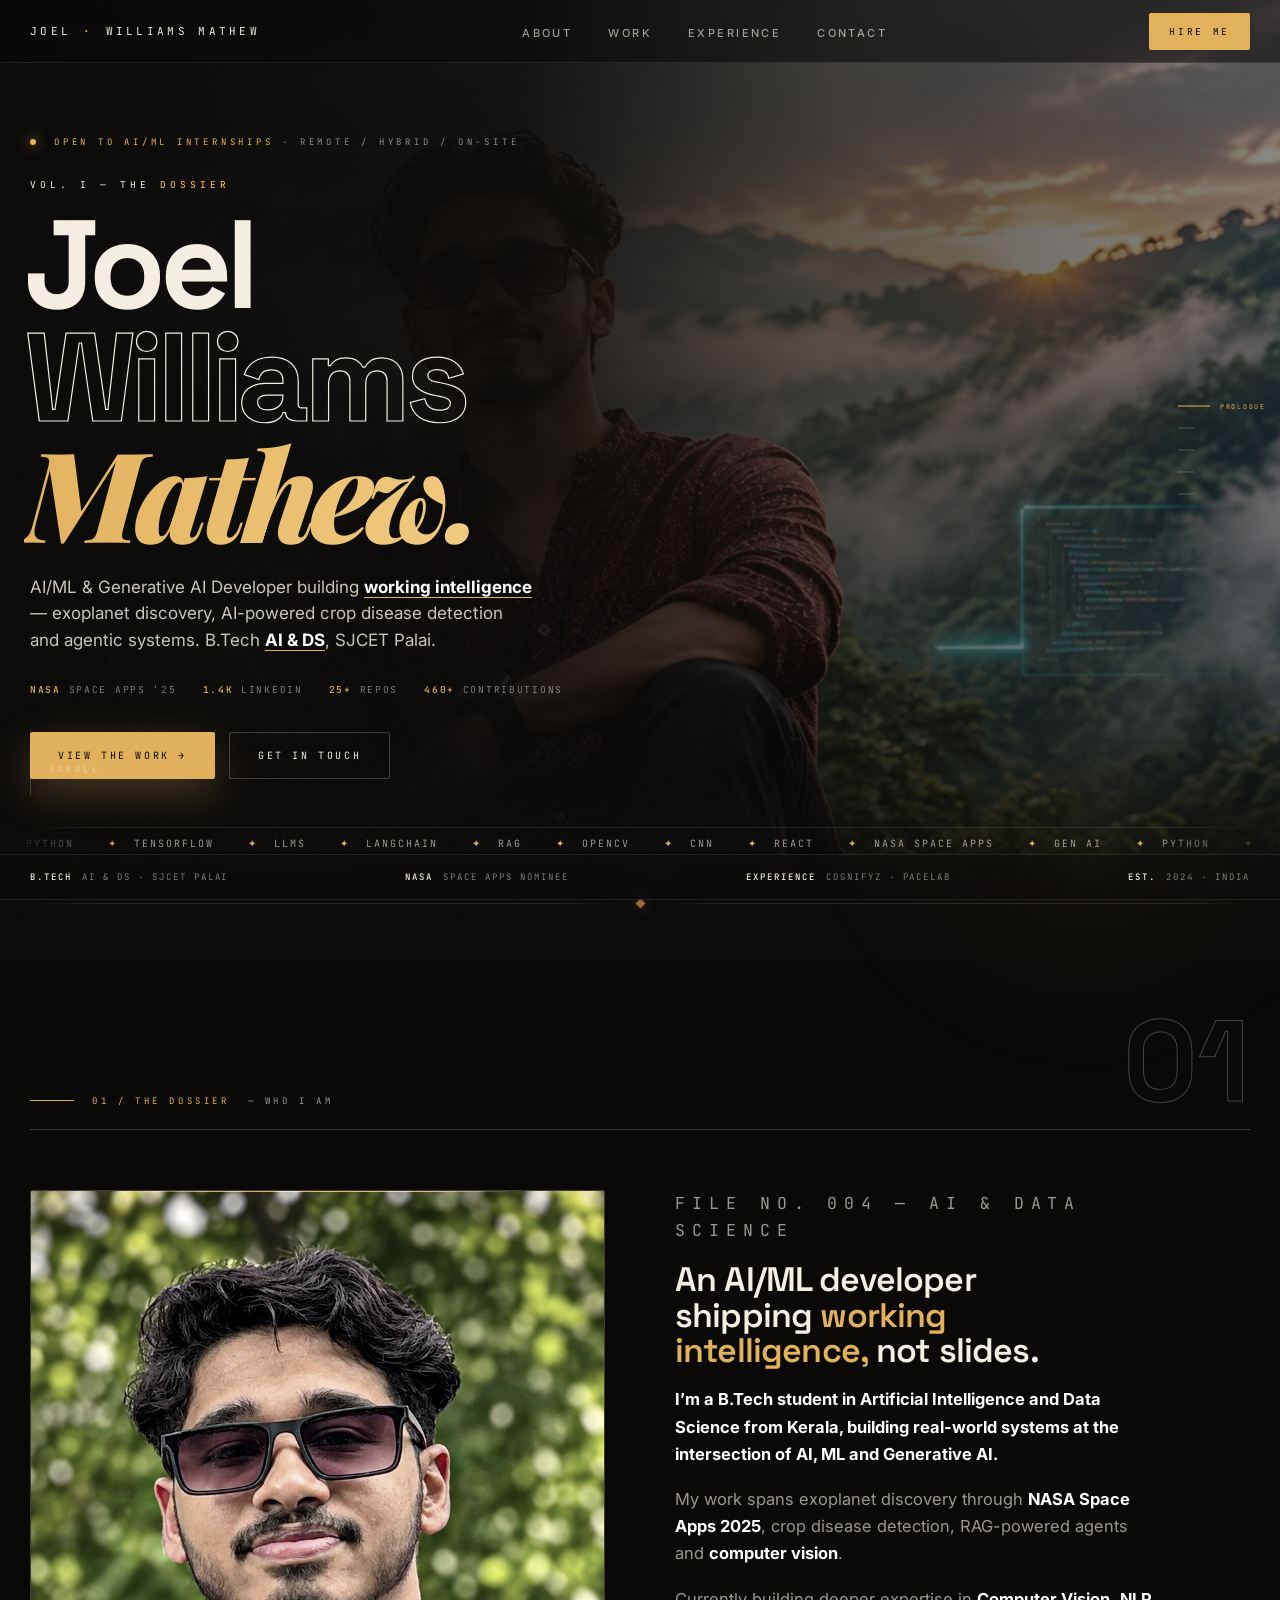
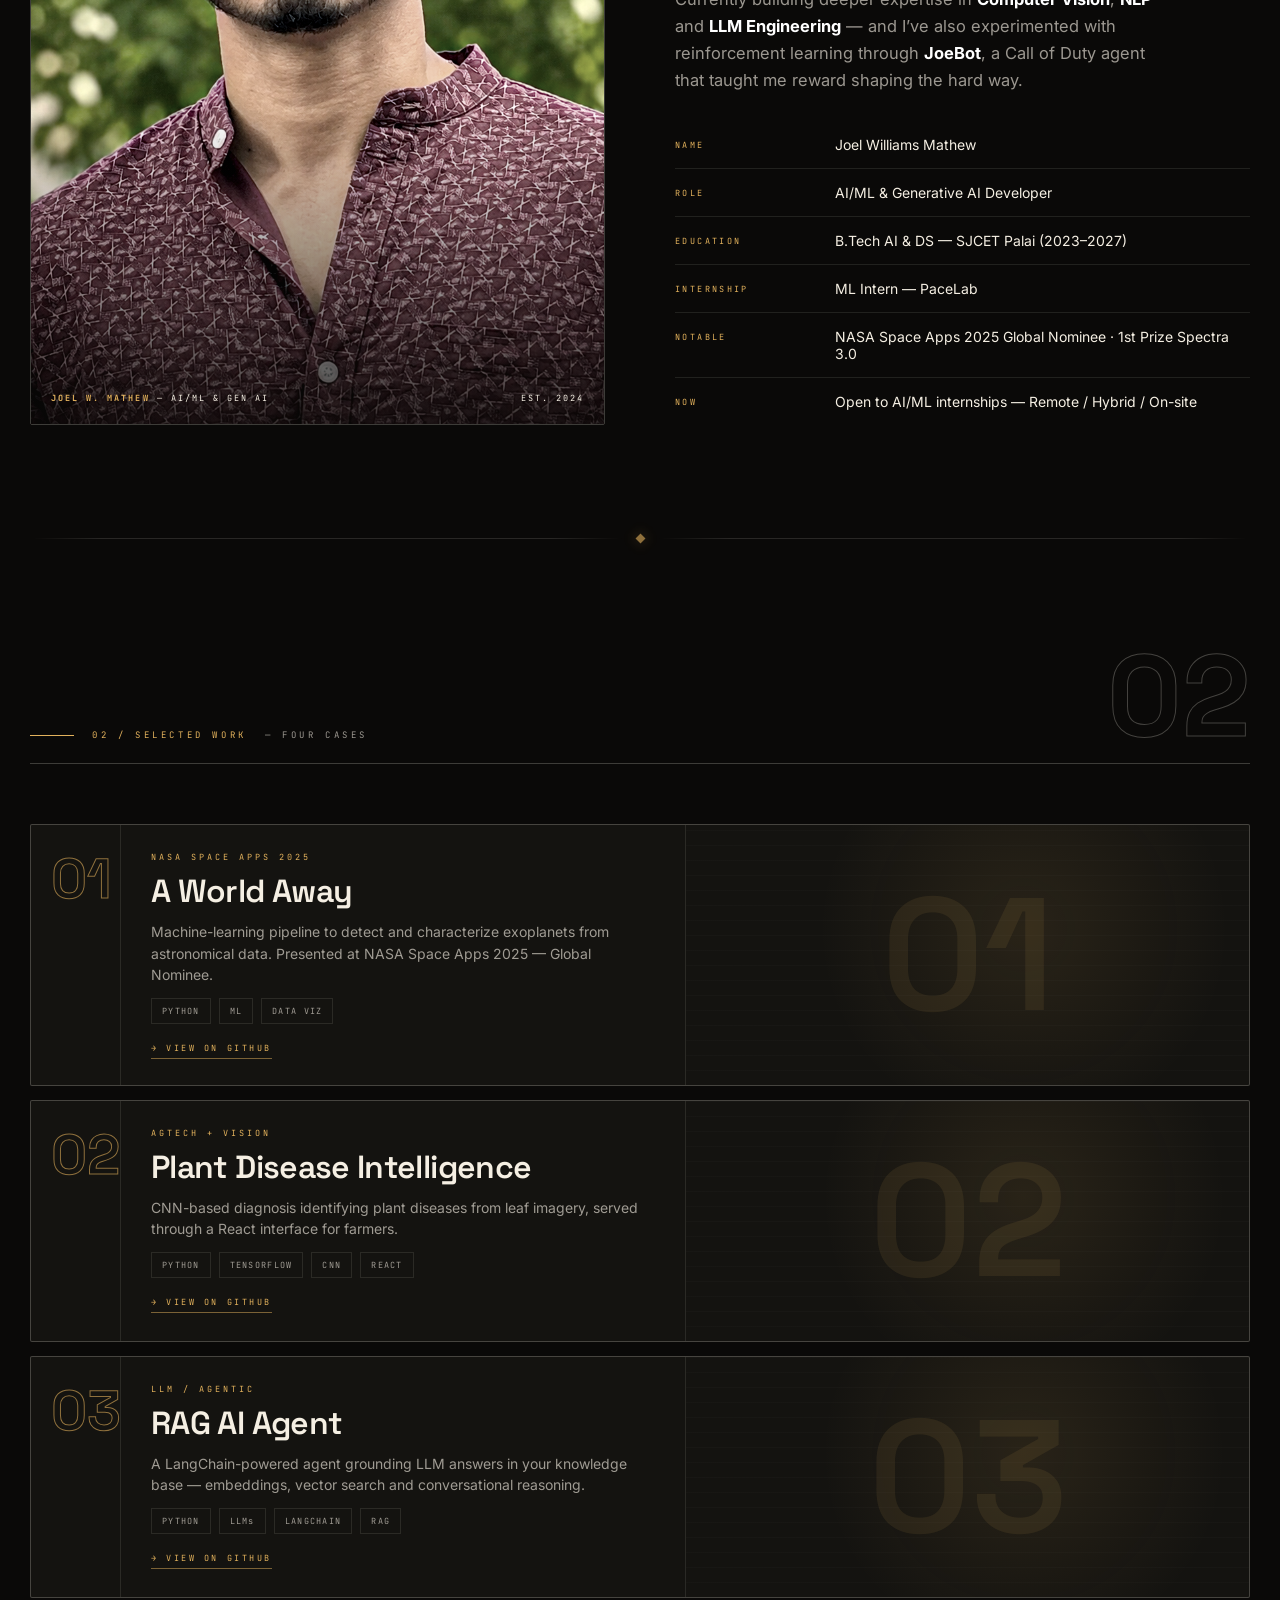
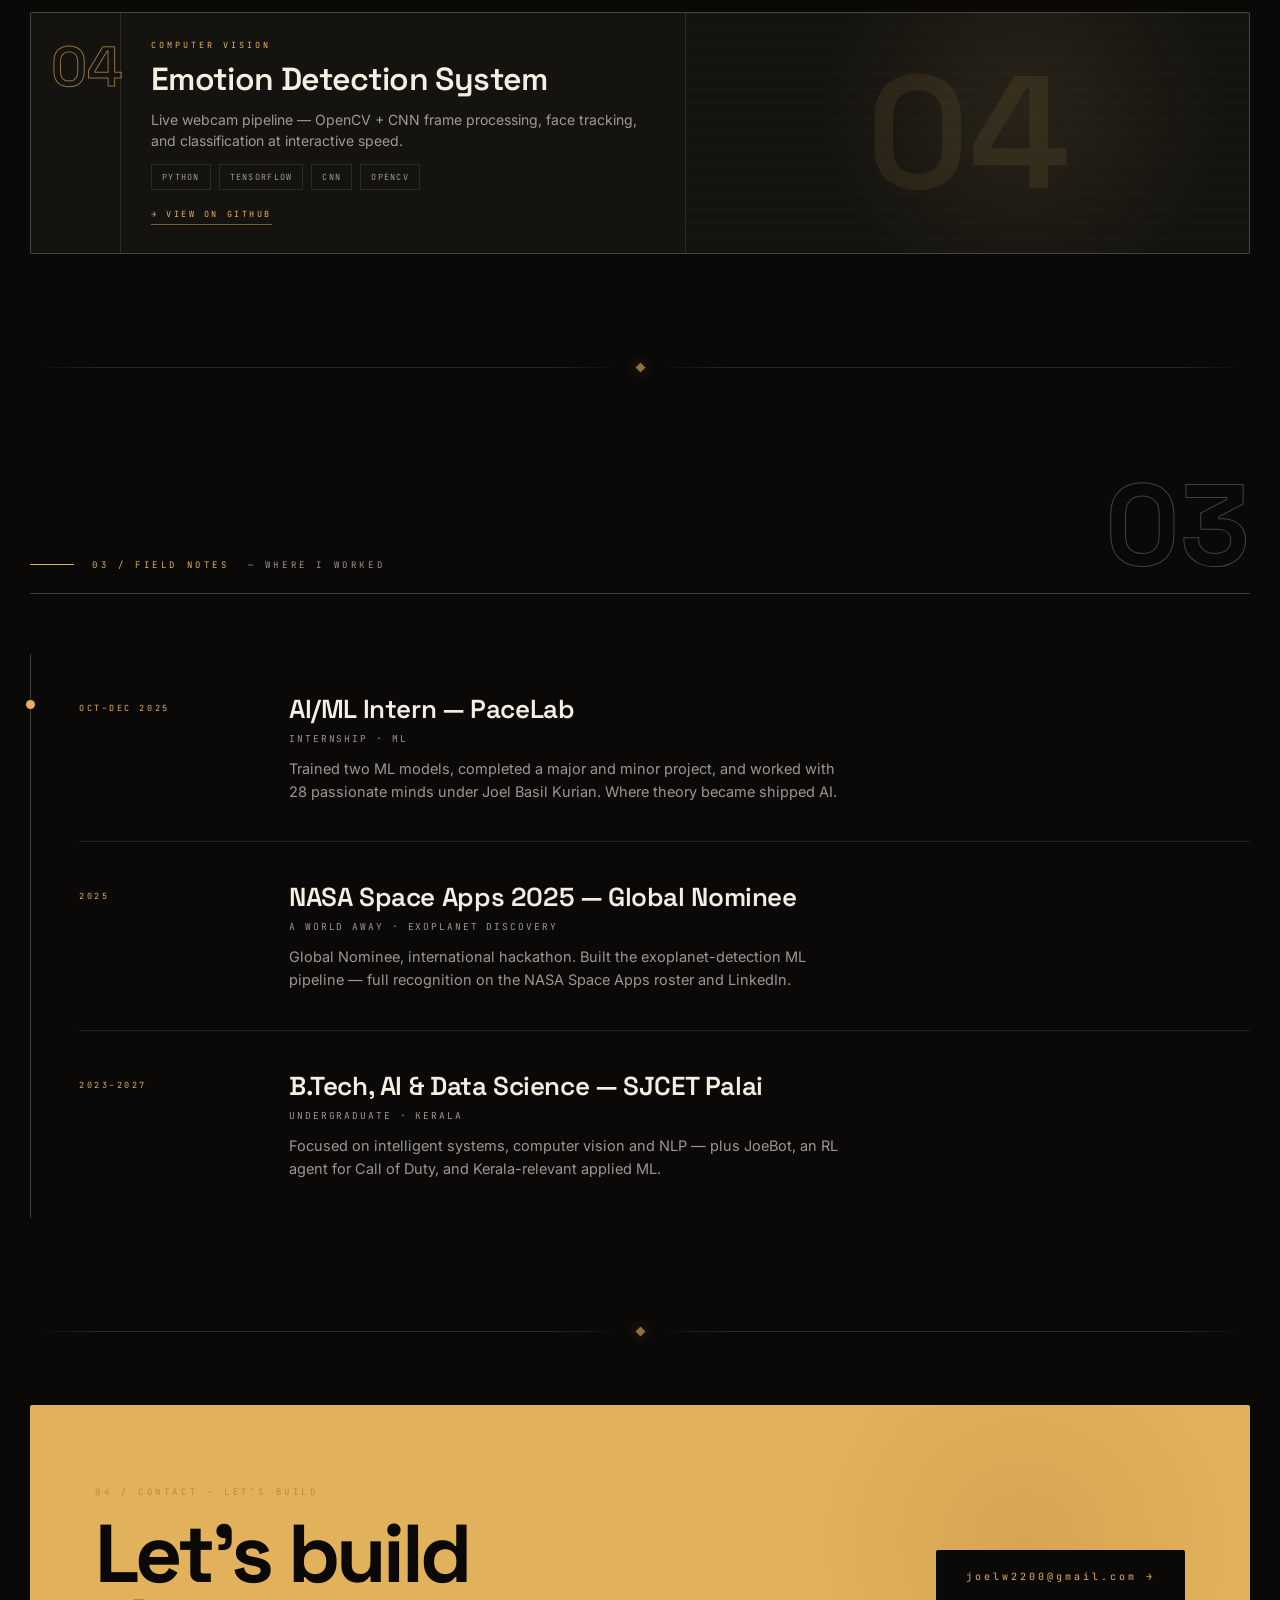
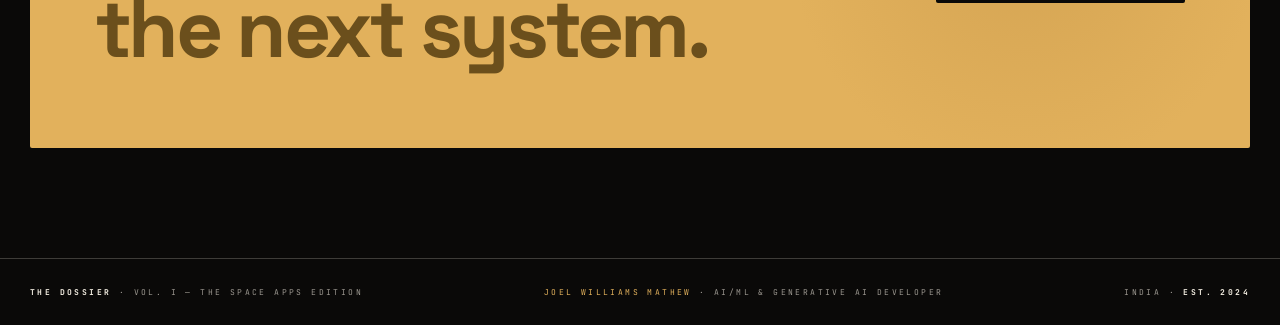
<file: index.html>
<!DOCTYPE html>
<html lang="en" data-theme="dossier">
<head>
<noscript><style>.reveal,.mask{opacity:1 !important;transform:none !important;clip-path:none !important}
/* ===== cinematic film grain overlay ===== */
.grain-fx{position:fixed;inset:-60px;z-index:60;pointer-events:none;opacity:.055;
  background-image:url("data:image/svg+xml;utf8,<svg xmlns='http://www.w3.org/2000/svg' width='220' height='220'><filter id='n'><feTurbulence type='fractalNoise' baseFrequency='0.9' numOctaves='2' stitchTiles='stitch'/></filter><rect width='100%25' height='100%25' filter='url(%23n)' opacity='0.5'/></svg>");
  background-size:220px 220px;animation:grainFx 1.3s steps(4) infinite}
@keyframes grainFx{0%{transform:translate(0,0)}33%{transform:translate(-14px,8px)}66%{transform:translate(11px,-10px)}100%{transform:translate(0,0)}}
/* ===== Professional polish: portrait scan + section title draw + link nudge ===== */
.portrait-frame{position:relative}
.frame-scan{position:absolute;left:0;right:0;height:1.6px;background:linear-gradient(90deg,transparent,rgba(226,177,92,0),rgba(226,177,92,.9) 30%,rgba(226,177,92,.95) 50%,rgba(226,177,92,.9) 70%,rgba(226,177,92,0),transparent);z-index:3;pointer-events:none;animation:scanSweep 4.8s cubic-bezier(.3,.6,.3,1) infinite;mix-blend-mode:screen;box-shadow:0 0 18px rgba(226,177,92,.5)}
@keyframes scanSweep{0%{top:-8%;opacity:0}10%{opacity:1}46%{top:108%;opacity:1}50%{opacity:0}100%{top:108%;opacity:0}}

h2.sec-title{position:relative;display:inline-block;padding-bottom:18px}
h2.sec-title::after{content:"";position:absolute;left:0;bottom:0;width:0;height:1px;background:linear-gradient(90deg,var(--amber),var(--amber-deep));animation:titleUnderline 1.4s .3s cubic-bezier(.2,.9,.2,1) forwards}
@keyframes titleUnderline{to{width:62%}}

.case-link{transition:color .35s,letter-spacing .35s,gap .35s}
.case-link:hover{color:#E9C177;letter-spacing:.34em;gap:14px}
.case-link span{transition:transform .35s}
.case-link:hover span{transform:translateX(5px)}

.contact-panel a.contact-cta{transition:transform .4s,box-shadow .4s,background .4s}
.contact-panel a.contact-cta:hover{transform:translateY(-2px);box-shadow:0 22px 60px rgba(10,9,8,.45);background:#1a1612}

/* ===== SCROLL REVEAL + precision polish ===== */
.rx{opacity:1;transform:none;filter:none}
html.reveal-ready .rx{opacity:0;transform:translateY(38px);filter:blur(9px);transition:opacity .9s cubic-bezier(.2,.8,.2,1),transform .9s cubic-bezier(.2,.8,.2,1),filter .9s cubic-bezier(.2,.8,.2,1)}
html.reveal-ready .rx.rx-in{opacity:1;transform:none;filter:none}

/* shimmer on amber surname (constant) */
.name .s3{background:linear-gradient(110deg,#E2B15C 0%,#F6D38A 25%,#FB923C 50%,#E2B15C 100%);background-size:200% auto;-webkit-background-clip:text;background-clip:text;color:transparent;animation:ember 6s linear infinite}
@keyframes ember{0%{background-position:-200% center}100%{background-position:200% center}}

/* case hover: deeper depth + number fills amber */
.case{transition:transform .4s cubic-bezier(.2,.9,.2,1),border-color .4s,box-shadow .4s}
.case:hover .case-num{color:var(--amber);-webkit-text-stroke:0}
.case:hover{box-shadow:0 24px 70px rgba(226,177,92,.12);border-color:rgba(226,177,92,.45)}
.case-side span{transition:transform .6s cubic-bezier(.2,.8,.2,1)}
.case:hover .case-side span{transform:scale(1.18)}

/* ambient pulse CTA */
.btn.amber{animation:ctaPulse 3.6s ease-in-out infinite}
@keyframes ctaPulse{0%,100%{box-shadow:0 14px 44px rgba(226,177,92,.28)}50%{box-shadow:0 14px 62px rgba(226,177,92,.44)}}

/* ===== MOUSE-GLOW + HAIRLINE DIVIDERS ===== */
.hero{--mx:62%;--my:26%}
.hero-scrim{background:linear-gradient(95deg,var(--ink) 0%,rgba(10,9,8,.92) 38%,rgba(10,9,8,.45) 62%,rgba(10,9,8,.05) 100%),linear-gradient(0deg,var(--ink) 0%,transparent 28%),radial-gradient(900px 900px at var(--mx) var(--my),rgba(226,177,92,.18),transparent 60%)}
.sec-rule{display:flex;align-items:center;gap:14px;max-width:1360px;margin:0 auto;padding:0 30px;opacity:.62}
.sec-rule::before,.sec-rule::after{content:"";flex:1;height:1px;background:linear-gradient(90deg,transparent,var(--line2) 12%,var(--line2) 88%,transparent)}
.sec-rule span{width:7px;height:7px;background:var(--amber);transform:rotate(45deg);box-shadow:0 0 14px rgba(226,177,92,.6);animation:rulePulse 3s ease-in-out infinite}
@keyframes rulePulse{0%,100%{box-shadow:0 0 10px rgba(226,177,92,.5)}50%{box-shadow:0 0 22px rgba(226,177,92,.85)}}

/* ===== compat layer: preloader / stars / progress / marquee / chapters ===== */
#preloader{position:fixed;inset:0;background:var(--ink);z-index:2000;display:grid;place-items:center;transition:opacity .6s,visibility .6s}
.pre-bar{width:min(280px,70vw);height:2px;background:rgba(245,239,227,.08);margin-top:18px;overflow:hidden}
.pre-bar i{display:block;height:100%;width:30%;background:var(--amber);transition:width .4s}
.pre-logo{font-family:var(--mono);font-size:22px;letter-spacing:.28em;color:var(--paper)}
.pre-logo span{color:var(--amber)}
.pre-text{font-family:var(--mono);font-size:9px;letter-spacing:.3em;color:var(--dim);margin-top:9px}
#stars{position:fixed;inset:0;width:100%;height:100%;z-index:-1;opacity:.6;pointer-events:none}
.progress{position:fixed;top:0;left:0;height:2px;width:0;background:linear-gradient(90deg,transparent,var(--amber) 40%,var(--amber));z-index:1000;box-shadow:0 0 14px rgba(226,177,92,.6)}
.marquee{border-top:1px solid var(--line);border-bottom:1px solid var(--line);overflow:hidden;white-space:nowrap;mask-image:linear-gradient(90deg,transparent,#000 10%,#000 90%,transparent);margin:18px 0 0}
.marquee-track{display:flex;gap:34px;width:max-content;animation:tick 24s linear infinite;font-family:var(--mono);font-size:10px;letter-spacing:.2em;color:var(--dim);padding:9px 0}
.marquee-track b{color:var(--amber);margin-right:8px;font-weight:500}
.chapters{position:fixed;right:14px;top:50%;transform:translateY(-50%);z-index:80;display:flex;flex-direction:column;gap:13px}
.chap{display:flex;align-items:center;gap:10px;text-decoration:none;color:rgba(245,239,227,.3);font-family:var(--mono);font-size:8px;letter-spacing:.22em}
.chap i{display:block;width:16px;height:1px;background:rgba(245,239,227,.26);transition:width .35s,background .35s}
.chap small{display:inline-block;max-width:0;overflow:hidden;white-space:nowrap;color:rgba(245,239,227,.66);opacity:0;transition:all .4s}
.chap:hover i,.chap.on i{width:32px;background:var(--amber)}
.chap:hover small,.chap.on small{max-width:200px;opacity:1;color:var(--amber)}
.chap.on{color:var(--amber)}
@media(max-width:1150px){.chapters{display:none}}
</style></noscript>
<meta charset="UTF-8" />
<meta name="viewport" content="width=device-width, initial-scale=1.0" />
<title>Joel Williams Mathew — AI/ML &amp; Generative AI Developer | NASA Space Apps 2025 Nominee</title>
<meta name="description" content="Joel Williams Mathew — AI/ML &amp; Generative AI Developer. B.Tech AI &amp; DS at SJCET Palai. NASA Space Apps 2025 Global Nominee. Open to AI/ML internships — remote / hybrid / on-site." />
<link rel="icon" href="assets/favicon.png?v=2" type="image/png">
<meta name="theme-color" content="#0A0908">
<meta property="og:type" content="website">
<meta property="og:title" content="Joel Williams Mathew — AI/ML &amp; Generative AI Developer | SJCET Palai">
<meta property="og:description" content="AI/ML &amp; Generative AI Developer building working intelligence — exoplanet discovery, AI-powered crop disease detection, RAG agents. NASA Space Apps 2025 Global Nominee. B.Tech AI &amp; DS, SJCET Palai. Open to AI/ML internships.">
<meta property="og:image" content="assets/joel-profile.jpg?v=5">
<meta property="og:url" content="https://joel-williams-mathew.github.io/Portfolio_Website/">
<meta name="twitter:card" content="summary_large_image">
<meta name="twitter:title" content="Joel Williams Mathew — AI/ML &amp; Generative AI Developer">
<meta name="twitter:description" content="AI/ML &amp; Generative AI Developer building working intelligence — NASA Space Apps 2025 Global Nominee. B.Tech AI &amp; DS, SJCET Palai.">
<meta name="twitter:image" content="assets/joel-profile.jpg?v=5">
<link rel="preconnect" href="https://fonts.googleapis.com">
<link rel="preconnect" href="https://fonts.gstatic.com" crossorigin>
<link href="https://fonts.googleapis.com/css2?family=Space+Grotesk:wght@400;500;600;700&family=Inter:wght@400;500;600;800&family=JetBrains+Mono:wght@400;500;600&family=Playfair+Display:ital,wght@0,700;0,900;1,600;1,900&display=swap" rel="stylesheet">
<style>
:root{
  --ink:#0A0908;
  --panel:#141310;
  --panel2:#1A1815;
  --line:rgba(245,239,227,.10);
  --line2:rgba(245,239,227,.22);
  --paper:#F5EFE3;
  --dim:rgba(245,239,227,.62);
  --amber:#E2B15C;
  --amber-deep:#B8893F;
  --amber-soft:rgba(226,177,92,.13);
  --mono:'JetBrains Mono',monospace;
  --sans:'Inter',system-ui,sans-serif;
  --disp:'Space Grotesk',system-ui,sans-serif;
  --serif:'Playfair Display',Georgia,serif;
}
*{margin:0;padding:0;box-sizing:border-box}
html{background:var(--ink);color-scheme:dark;scroll-behavior:smooth}
body{background:var(--ink);color:var(--paper);font-family:var(--sans);-webkit-font-smoothing:antialiased;overflow-x:hidden}
::selection{background:var(--amber);color:var(--ink)}

/* ambient */
body::before{content:"";position:fixed;top:-25vh;left:20vw;width:80vmax;height:80vmax;background:radial-gradient(circle,rgba(226,177,92,.06),transparent 55%);z-index:0;pointer-events:none}
body::after{content:"";position:fixed;bottom:-30vh;right:-15vw;width:60vmax;height:60vmax;background:radial-gradient(circle,rgba(226,177,92,.045),transparent 55%);z-index:0;pointer-events:none}

/* skip link */
.skip{position:absolute;top:-40px;left:10px;background:var(--amber);color:var(--ink);text-decoration:none;font-family:var(--mono);font-size:11px;letter-spacing:.2em;padding:10px 14px;z-index:999}
.skip:focus{top:10px}

/* ============ NAV ============ */
.nav{position:fixed;top:0;left:0;right:0;z-index:60;backdrop-filter:blur(14px);background:rgba(10,9,8,.55);border-bottom:1px solid var(--line)}
.nav-inner{max-width:1360px;margin:0 auto;height:62px;display:flex;align-items:center;justify-content:space-between;padding:0 30px}
.brand{font-family:var(--mono);font-size:11px;letter-spacing:.3em;color:var(--paper);text-decoration:none;display:flex;align-items:center;gap:12px}
.brand i{display:block;width:7px;height:7px;border-radius:50%;background:var(--amber);box-shadow:0 0 12px var(--amber);animation:pulse 2s infinite}
@keyframes pulse{0%,100%{opacity:1;transform:scale(1)}50%{opacity:.4;transform:scale(.7)}}
.brand b{color:var(--amber);font-weight:600}
.nav-links{display:flex;gap:0;list-style:none}
.nav-links a{position:relative;color:var(--dim);text-decoration:none;font-size:11px;font-weight:500;letter-spacing:.22em;text-transform:uppercase;padding:8px 18px;transition:color .25s}
.nav-links a::after{content:"";position:absolute;left:18px;right:18px;bottom:2px;height:1.5px;background:var(--amber);transform:scaleX(0);transform-origin:left;transition:transform .35s cubic-bezier(.2,.9,.2,1)}
.nav-links a:hover{color:var(--paper)}
.nav-links a:hover::after{transform:scaleX(1)}
.nav-cta{font-family:var(--mono);font-size:9.5px;letter-spacing:.28em;color:var(--ink);background:var(--amber);text-decoration:none;padding:12px 20px;border-radius:2px;white-space:nowrap;transition:background .3s,transform .3s}
.nav-cta:hover{background:#E9C177;transform:translateY(-1px)}
.nav-cta.ghost{background:transparent;color:var(--paper);border:1px solid var(--line2)}

/* ============ HERO ============ */
.hero{position:relative;min-height:100vh;display:flex;flex-direction:column;justify-content:center;overflow:hidden}
.hero-bg{position:absolute;inset:0}
.hero-bg img{width:100%;height:100%;object-fit:cover;object-position:62% 20%;filter:grayscale(.35) contrast(1.05) brightness(.62);opacity:.95;animation:kenburns 22s ease-in-out infinite alternate}
@keyframes kenburns{0%{transform:scale(1.02) translate(0,0)}50%{transform:scale(1.08) translate(-2%,-3%)}100%{transform:scale(1.04) translate(2%,2%)}}
.hero-scrim{position:absolute;inset:0;background:linear-gradient(95deg,var(--ink) 0%,rgba(10,9,8,.92) 38%,rgba(10,9,8,.45) 62%,rgba(10,9,8,.05) 100%),linear-gradient(0deg,var(--ink) 0%,transparent 28%)}
.hero-inner{position:relative;z-index:2;max-width:1360px;margin:0 auto;width:100%;padding:96px 30px 30px}
.eyebrow{display:flex;align-items:center;gap:18px;font-family:var(--mono);font-size:9px;letter-spacing:.42em;color:var(--amber);margin-bottom:30px}
.eyebrow .dot{width:6px;height:6px;border-radius:50%;background:var(--amber);box-shadow:0 0 13px var(--amber);animation:pulse 2s infinite}
.eyebrow span span{color:rgba(245,239,227,.55)}
.eyebrow em{font-style:normal;color:rgba(245,239,227,.55)}
.vol-kicker{font-family:var(--mono);font-size:9.5px;letter-spacing:.42em;color:var(--paper);text-transform:uppercase;margin-bottom:18px}
.vol-kicker b{color:var(--amber);font-weight:500}
.vol-kicker .k-label{font-family:var(--mono);font-size:9px;letter-spacing:.4em;color:var(--amber);display:flex;align-items:center;gap:14px;margin-bottom:14px}
.name{font-family:var(--disp);font-weight:700;font-size:clamp(58px,9.8vw,128px);line-height:.9;letter-spacing:-.05em;margin-left:-0.05em}
.name .l{display:block}
.name .s1{color:#F5EFE3}
.name .s2{color:transparent;-webkit-text-stroke:1.2px #F5EFE3}
.name .s3{color:var(--amber);font-style:italic;font-family:var(--serif);font-weight:900}
.name .s3 i{font-style:italic}
/* reveal */
.reveal{opacity:0;transform:translateY(38px);filter:blur(10px);animation:rise .9s cubic-bezier(.2,.9,.25,1) forwards}
.reveal.d1{animation-delay:.08s}.reveal.d2{animation-delay:.18s}.reveal.d3{animation-delay:.28s}.reveal.d4{animation-delay:.38s}.reveal.d5{animation-delay:.5s}
@keyframes rise{to{opacity:1;transform:none;filter:none}}
.role{margin-top:26px;max-width:46ch;color:rgba(245,239,227,.82);font-size:17px;line-height:1.55}
.role strong{color:#fff;border-bottom:1px solid var(--amber)}
.meta-row{display:flex;align-items:center;gap:26px;margin-top:30px;flex-wrap:wrap;font-family:var(--mono);font-size:9.5px;letter-spacing:.18em;color:rgba(245,239,227,.5)}
.meta-row b{color:var(--amber);font-weight:500}
.cta-row{display:flex;gap:14px;margin-top:36px;flex-wrap:wrap}
.btn{text-decoration:none;font-family:var(--mono);font-size:10px;letter-spacing:.26em;padding:16px 28px;border-radius:2px;display:inline-flex;align-items:center;gap:12px;transition:all .3s;text-transform:uppercase}
.btn.amber{background:var(--amber);color:var(--ink);box-shadow:0 14px 44px rgba(226,177,92,.28)}
.btn.amber:hover{transform:translateY(-2px);background:#E9C177;box-shadow:0 18px 56px rgba(226,177,92,.34)}
.btn.ghost{border:1px solid var(--line2);color:var(--paper)}
.btn.ghost:hover{border-color:var(--amber);color:var(--amber)}
.scroll{position:absolute;bottom:104px;left:30px;z-index:3;display:flex;align-items:center;gap:18px}
.scroll-line{position:relative;width:1px;height:54px;background:rgba(245,239,227,.18);overflow:hidden}
.scroll-line::after{content:"";position:absolute;top:-12px;left:-1px;width:3px;height:14px;background:var(--amber);box-shadow:0 0 8px var(--amber);animation:drop 2.2s cubic-bezier(.4,0,.2,1) infinite}
@keyframes drop{0%{top:-14px;opacity:0}25%{opacity:1}100%{top:120%;opacity:0}}
.scroll-txt{font-family:var(--mono);font-size:8.5px;letter-spacing:.42em;color:rgba(245,239,227,.55)}

/* hero strip (trusted creds) */
.strip{position:absolute;bottom:0;left:0;right:0;z-index:3;border-top:1px solid var(--line);border-bottom:1px solid var(--line);background:rgba(10,9,8,.4);backdrop-filter:blur(8px)}
.strip-inner{max-width:1360px;margin:0 auto;display:flex;justify-content:space-between;padding:16px 30px;font-family:var(--mono);font-size:9px;letter-spacing:.22em;color:rgba(245,239,227,.5);flex-wrap:wrap;gap:14px}
.strip-inner span{display:flex;align-items:baseline;gap:10px}
.strip-inner b{color:#F5EFE3;font-weight:500}

/* ============ SECTIONS ============ */
section{padding:110px 30px;position:relative}
.wrap{max-width:1360px;margin:0 auto;position:relative}
.kicker{display:flex;justify-content:space-between;align-items:end;gap:30px;border-bottom:1px solid var(--line2);padding-bottom:22px;margin-bottom:60px}
.kicker .k-label{display:flex;align-items:center;gap:18px;font-family:var(--mono);font-size:9px;letter-spacing:.4em;color:var(--amber)}
.kicker .k-label::before{content:"";width:44px;height:1px;background:var(--amber)}
h2.sec-title{font-family:var(--disp);font-weight:700;font-size:clamp(40px,5.4vw,72px);line-height:.98;letter-spacing:-.04em;max-width:18ch}
h2.sec-title em{color:transparent;-webkit-text-stroke:1px var(--amber)}
h2.sec-title i{color:var(--amber);font-style:normal}
.kicker .k-num{font-family:var(--disp);font-weight:700;font-size:clamp(72px,9vw,120px);line-height:.78;color:transparent;-webkit-text-stroke:1px rgba(245,239,227,.25)}

/* ============ ABOUT ============ */
.about-grid{display:grid;grid-template-columns:1fr 1fr;gap:70px;align-items:stretch}
.portrait-frame{position:relative;overflow:hidden;border:1px solid var(--line2);border-radius:2px;min-height:480px}
.portrait-frame img{width:100%;height:100%;object-fit:cover;object-position:center 12%;filter:grayscale(.5) contrast(1.08)}
.portrait-frame::after{content:"";position:absolute;inset:0;background:linear-gradient(180deg,transparent 62%,rgba(10,9,8,.78) 100%)}
.portrait-cap{position:absolute;bottom:20px;left:20px;right:20px;z-index:1;display:flex;justify-content:space-between;align-items:end;font-family:var(--mono);color:#F5EFE3;font-size:8.5px;letter-spacing:.24em}
.portrait-cap b{color:var(--amber)}
.about-copy{display:flex;flex-direction:column;gap:18px}
.about-kick{font-family:var(--mono);font-size:9px;letter-spacing:.42em;color:var(--amber)}
.about-copy h3{font-family:var(--disp);font-weight:600;font-size:34px;line-height:1.04;letter-spacing:-.025em;max-width:20ch}
.about-copy h3 em{color:var(--amber);font-style:normal}
.about-copy p{font-size:16.5px;line-height:1.65;color:var(--dim);max-width:48ch}
.about-copy p strong{color:#fff}
.about-facts{display:flex;flex-direction:column;margin-top:8px}
.fact{display:grid;grid-template-columns:160px 1fr;border-bottom:1px solid var(--line);padding:15px 0}
.fact:last-child{border-bottom:0}
.fact dt{font-family:var(--mono);font-size:8.5px;letter-spacing:.28em;color:var(--amber);padding-top:3px}
.fact dd{font-size:14px;color:var(--paper)}

/* ============ CASES ============ */
.case{display:grid;grid-template-columns:90px 1fr 1fr;border:1px solid var(--line2);border-radius:2px;overflow:hidden;background:var(--panel);transition:transform .35s,border-color .35s}
.case:hover{transform:translateY(-3px);border-color:rgba(226,177,92,.45)}
.case + .case{margin-top:14px}
.case-num{font-family:var(--disp);font-weight:600;font-size:56px;line-height:1;color:transparent;-webkit-text-stroke:1px rgba(226,177,92,.6);padding:26px 20px;border-right:1px solid var(--line)}
.case-body{padding:26px 30px;display:flex;flex-direction:column;gap:12px}
.case-tag{font-family:var(--mono);font-size:8.5px;letter-spacing:.35em;color:var(--amber)}
.case-title{font-family:var(--disp);font-weight:600;font-size:32px;letter-spacing:-.02em;line-height:1.05}
.case-desc{color:var(--dim);font-size:14px;line-height:1.55}
.case-tags{display:flex;gap:8px;flex-wrap:wrap}
.case-tags span{font-family:var(--mono);font-size:8.5px;letter-spacing:.15em;color:var(--dim);border:1px solid var(--line);padding:6px 10px}
.case-link{align-self:start;margin-top:6px;font-family:var(--mono);font-size:8.5px;letter-spacing:.3em;color:var(--amber);text-decoration:none;border-bottom:1px solid rgba(226,177,92,.5);padding-bottom:4px}
.case-link:hover{color:#E9C177;border-color:#E9C177}
.case-side{position:relative;border-left:1px solid var(--line);display:grid;place-items:center;background:radial-gradient(circle at 60% 40%,rgba(226,177,92,.1),transparent 55%);min-height:240px;overflow:hidden}
.case-side span{font-family:var(--disp);font-weight:600;font-size:160px;color:rgba(226,177,92,.09);user-select:none}
.case-side::after{content:"";position:absolute;inset:0;background:repeating-linear-gradient(0deg,transparent 0 14px,rgba(255,255,255,.015) 14px 15px)}

/* ============ EXPERIENCE ============ */
.exp{display:grid;grid-template-columns:150px 1fr;gap:60px;padding:38px 0;border-bottom:1px solid var(--line)}
.exp:last-child{border-bottom:0}
.exp-date{font-family:var(--mono);font-size:8.5px;letter-spacing:.3em;color:var(--amber);padding-top:10px}
.exp-role{font-family:var(--disp);font-weight:600;font-size:26px;letter-spacing:-.015em}
.exp-org{font-family:var(--mono);font-size:9.5px;letter-spacing:.2em;color:var(--dim);margin-top:6px}
.exp-body{margin-top:12px;color:var(--dim);font-size:14.5px;line-height:1.6;max-width:62ch}
.exp-line{position:relative;border-left:1px solid var(--line2);padding-left:48px}
.exp-line::before{content:"";position:absolute;left:-5px;top:46px;width:9px;height:9px;border-radius:50%;background:var(--amber)}

/* ============ CONTACT PANEL ============ */
.contact{padding:70px 30px 110px}
.contact-panel{position:relative;overflow:hidden;border:1px solid rgba(226,177,92,.4);border-radius:2px;padding:80px 64px;background:var(--amber);color:var(--ink);display:flex;align-items:center;justify-content:space-between;gap:50px}
.contact-panel::after{content:"";position:absolute;top:0;right:0;width:46%;height:100%;background:radial-gradient(circle at 60% 40%,rgba(184,137,63,.3),transparent 60%)}
.contact-inner{position:relative;z-index:1;max-width:720px}
.contact-k{font-family:var(--mono);font-size:9px;letter-spacing:.4em;color:var(--amber-deep)}
.contact-big{font-family:var(--disp);font-weight:700;font-size:clamp(40px,6.6vw,82px);line-height:.92;letter-spacing:-.045em;margin-top:18px;color:#0A0908}
.contact-big em{color:#6b4f1c;font-style:normal}
.contact-cta{position:relative;z-index:1;display:inline-flex;align-items:center;gap:12px;background:var(--ink);color:var(--amber);text-decoration:none;font-family:var(--mono);font-size:10px;letter-spacing:.3em;padding:20px 30px;border-radius:2px;white-space:nowrap;transition:transform .3s}
.contact-cta:hover{transform:translateY(-2px)}

/* ============ FOOTER ============ */
.foot{border-top:1px solid var(--line2);padding:28px 30px;display:flex;justify-content:space-between;flex-wrap:wrap;gap:18px;font-family:var(--mono);font-size:8px;letter-spacing:.3em;color:var(--dim)}
.foot b{color:var(--paper)}
.foot span em{color:var(--amber);font-style:normal}

@media (max-width:1024px){
  .nav-links{display:none}
  .about-grid{grid-template-columns:1fr;gap:40px}
  .case{grid-template-columns:64px 1fr;gap:0}
  .case-side{display:none}
  .exp{grid-template-columns:1fr;gap:10px}
  .exp-line{padding-left:24px}
  .contact-panel{flex-direction:column;padding:52px 28px;align-items:start}
}

/* ===== cinematic film grain overlay ===== */
.grain-fx{position:fixed;inset:-60px;z-index:60;pointer-events:none;opacity:.055;
  background-image:url("data:image/svg+xml;utf8,<svg xmlns='http://www.w3.org/2000/svg' width='220' height='220'><filter id='n'><feTurbulence type='fractalNoise' baseFrequency='0.9' numOctaves='2' stitchTiles='stitch'/></filter><rect width='100%25' height='100%25' filter='url(%23n)' opacity='0.5'/></svg>");
  background-size:220px 220px;animation:grainFx 1.3s steps(4) infinite}
@keyframes grainFx{0%{transform:translate(0,0)}33%{transform:translate(-14px,8px)}66%{transform:translate(11px,-10px)}100%{transform:translate(0,0)}}
/* ===== Professional polish: portrait scan + section title draw + link nudge ===== */
.portrait-frame{position:relative}
.frame-scan{position:absolute;left:0;right:0;height:1.6px;background:linear-gradient(90deg,transparent,rgba(226,177,92,0),rgba(226,177,92,.9) 30%,rgba(226,177,92,.95) 50%,rgba(226,177,92,.9) 70%,rgba(226,177,92,0),transparent);z-index:3;pointer-events:none;animation:scanSweep 4.8s cubic-bezier(.3,.6,.3,1) infinite;mix-blend-mode:screen;box-shadow:0 0 18px rgba(226,177,92,.5)}
@keyframes scanSweep{0%{top:-8%;opacity:0}10%{opacity:1}46%{top:108%;opacity:1}50%{opacity:0}100%{top:108%;opacity:0}}

h2.sec-title{position:relative;display:inline-block;padding-bottom:18px}
h2.sec-title::after{content:"";position:absolute;left:0;bottom:0;width:0;height:1px;background:linear-gradient(90deg,var(--amber),var(--amber-deep));animation:titleUnderline 1.4s .3s cubic-bezier(.2,.9,.2,1) forwards}
@keyframes titleUnderline{to{width:62%}}

.case-link{transition:color .35s,letter-spacing .35s,gap .35s}
.case-link:hover{color:#E9C177;letter-spacing:.34em;gap:14px}
.case-link span{transition:transform .35s}
.case-link:hover span{transform:translateX(5px)}

.contact-panel a.contact-cta{transition:transform .4s,box-shadow .4s,background .4s}
.contact-panel a.contact-cta:hover{transform:translateY(-2px);box-shadow:0 22px 60px rgba(10,9,8,.45);background:#1a1612}

/* ===== SCROLL REVEAL + precision polish ===== */
.rx{opacity:1;transform:none;filter:none}
html.reveal-ready .rx{opacity:0;transform:translateY(38px);filter:blur(9px);transition:opacity .9s cubic-bezier(.2,.8,.2,1),transform .9s cubic-bezier(.2,.8,.2,1),filter .9s cubic-bezier(.2,.8,.2,1)}
html.reveal-ready .rx.rx-in{opacity:1;transform:none;filter:none}

/* shimmer on amber surname (constant) */
.name .s3{background:linear-gradient(110deg,#E2B15C 0%,#F6D38A 25%,#FB923C 50%,#E2B15C 100%);background-size:200% auto;-webkit-background-clip:text;background-clip:text;color:transparent;animation:ember 6s linear infinite}
@keyframes ember{0%{background-position:-200% center}100%{background-position:200% center}}

/* case hover: deeper depth + number fills amber */
.case{transition:transform .4s cubic-bezier(.2,.9,.2,1),border-color .4s,box-shadow .4s}
.case:hover .case-num{color:var(--amber);-webkit-text-stroke:0}
.case:hover{box-shadow:0 24px 70px rgba(226,177,92,.12);border-color:rgba(226,177,92,.45)}
.case-side span{transition:transform .6s cubic-bezier(.2,.8,.2,1)}
.case:hover .case-side span{transform:scale(1.18)}

/* ambient pulse CTA */
.btn.amber{animation:ctaPulse 3.6s ease-in-out infinite}
@keyframes ctaPulse{0%,100%{box-shadow:0 14px 44px rgba(226,177,92,.28)}50%{box-shadow:0 14px 62px rgba(226,177,92,.44)}}

/* ===== MOUSE-GLOW + HAIRLINE DIVIDERS ===== */
.hero{--mx:62%;--my:26%}
.hero-scrim{background:linear-gradient(95deg,var(--ink) 0%,rgba(10,9,8,.92) 38%,rgba(10,9,8,.45) 62%,rgba(10,9,8,.05) 100%),linear-gradient(0deg,var(--ink) 0%,transparent 28%),radial-gradient(900px 900px at var(--mx) var(--my),rgba(226,177,92,.18),transparent 60%)}
.sec-rule{display:flex;align-items:center;gap:14px;max-width:1360px;margin:0 auto;padding:0 30px;opacity:.62}
.sec-rule::before,.sec-rule::after{content:"";flex:1;height:1px;background:linear-gradient(90deg,transparent,var(--line2) 12%,var(--line2) 88%,transparent)}
.sec-rule span{width:7px;height:7px;background:var(--amber);transform:rotate(45deg);box-shadow:0 0 14px rgba(226,177,92,.6);animation:rulePulse 3s ease-in-out infinite}
@keyframes rulePulse{0%,100%{box-shadow:0 0 10px rgba(226,177,92,.5)}50%{box-shadow:0 0 22px rgba(226,177,92,.85)}}

/* ===== compat layer: preloader / stars / progress / marquee / chapters ===== */
#preloader{position:fixed;inset:0;background:var(--ink);z-index:2000;display:grid;place-items:center;transition:opacity .6s,visibility .6s}
.pre-bar{width:min(280px,70vw);height:2px;background:rgba(245,239,227,.08);margin-top:18px;overflow:hidden}
.pre-bar i{display:block;height:100%;width:30%;background:var(--amber);transition:width .4s}
.pre-logo{font-family:var(--mono);font-size:22px;letter-spacing:.28em;color:var(--paper)}
.pre-logo span{color:var(--amber)}
.pre-text{font-family:var(--mono);font-size:9px;letter-spacing:.3em;color:var(--dim);margin-top:9px}
#stars{position:fixed;inset:0;width:100%;height:100%;z-index:-1;opacity:.6;pointer-events:none}
.progress{position:fixed;top:0;left:0;height:2px;width:0;background:linear-gradient(90deg,transparent,var(--amber) 40%,var(--amber));z-index:1000;box-shadow:0 0 14px rgba(226,177,92,.6)}
.marquee{border-top:1px solid var(--line);border-bottom:1px solid var(--line);overflow:hidden;white-space:nowrap;mask-image:linear-gradient(90deg,transparent,#000 10%,#000 90%,transparent);margin:18px 0 0}
.marquee-track{display:flex;gap:34px;width:max-content;animation:tick 24s linear infinite;font-family:var(--mono);font-size:10px;letter-spacing:.2em;color:var(--dim);padding:9px 0}
.marquee-track b{color:var(--amber);margin-right:8px;font-weight:500}
.chapters{position:fixed;right:14px;top:50%;transform:translateY(-50%);z-index:80;display:flex;flex-direction:column;gap:13px}
.chap{display:flex;align-items:center;gap:10px;text-decoration:none;color:rgba(245,239,227,.3);font-family:var(--mono);font-size:8px;letter-spacing:.22em}
.chap i{display:block;width:16px;height:1px;background:rgba(245,239,227,.26);transition:width .35s,background .35s}
.chap small{display:inline-block;max-width:0;overflow:hidden;white-space:nowrap;color:rgba(245,239,227,.66);opacity:0;transition:all .4s}
.chap:hover i,.chap.on i{width:32px;background:var(--amber)}
.chap:hover small,.chap.on small{max-width:200px;opacity:1;color:var(--amber)}
.chap.on{color:var(--amber)}
@media(max-width:1150px){.chapters{display:none}}
</style>
</head>
<body>
<a class="skip" href="#about">SKIP TO CONTENT</a>
<div class="grain-fx" aria-hidden="true"></div>
<div id="preloader"><div class="pre-inner"><div class="pre-logo">Joel<span>.dev</span></div><div class="pre-bar"><i id="preBar"></i></div><div class="pre-text" id="preText">loading universe_</div></div></div>
<canvas id="stars" aria-hidden="true"></canvas>
<div class="progress" id="progress" aria-hidden="true"></div>

<header class="nav">
  <div class="nav-inner">
    <a class="brand" href="#top">JOEL<b>·</b>WILLIAMS MATHEW</a>
    <ul class="nav-links">
      <li><a href="#about">About</a></li>
      <li><a href="#work">Work</a></li>
      <li><a href="#experience">Experience</a></li>
      <li><a href="#contact">Contact</a></li>
    </ul>
    <a class="nav-cta" href="mailto:joelw2200@gmail.com">HIRE ME</a>
  </div>
</header>

<!-- ============ HERO — THE DOSSIER ============ -->
<header class="hero" id="top">
  <div class="hero-bg"><img src="assets/hero-cinematic.jpg?v=5" alt="Joel Williams Mathew at a mountain overlook, coding at sunrise"></div>
  <div class="hero-scrim"></div>

  <div class="hero-inner">
    <p class="eyebrow"><span class="dot"></span><span>OPEN TO AI/ML INTERNSHIPS <em>· REMOTE / HYBRID / ON-SITE</em></span></p>
    <p class="vol-kicker reveal d1">VOL. I — THE <b>DOSSIER</b></p>
    <h1 class="name">
      <span class="l s1 reveal d1">Joel</span>
      <span class="l s2 reveal d2">Williams</span>
      <span class="l s3 reveal d3"><em>Mathew.</em></span>
    </h1>
    <p class="role reveal d4">AI/ML &amp; Generative AI Developer building <strong>working intelligence</strong> — exoplanet discovery, AI-powered crop disease detection and agentic systems. B.Tech <strong>AI &amp; DS</strong>, SJCET Palai.</p>
    <div class="meta-row reveal d4">
      <span><b>NASA</b> SPACE APPS ’25</span>
      <span><b>1.4K</b> LINKEDIN</span>
      <span><b>25+</b> REPOS</span>
      <span><b>460+</b> CONTRIBUTIONS</span>
    </div>
    <div class="cta-row reveal d5">
      <a class="btn amber" href="#work">VIEW THE WORK →</a>
      <a class="btn ghost" href="mailto:joelw2200@gmail.com">GET IN TOUCH</a>
    </div>
  </div>

  <div class="scroll" aria-hidden="true">
    <div class="scroll-line"></div>
    <p class="scroll-txt">SCROLL</p>
  </div>

    <div class="marquee" aria-hidden="true"><div class="marquee-track" id="marquee"></div></div>
<div class="strip" aria-hidden="true">
    <div class="strip-inner">
      <span><b>B.TECH</b> AI &amp; DS · SJCET PALAI</span>
      <span><b>NASA</b> SPACE APPS NOMINEE</span>
      <span><b>EXPERIENCE</b> COGNIFYZ · PACELAB</span>
      <span><b>EST.</b> 2024 · INDIA</span>
    </div>
  </div>
</header>

<!-- ============ 01 ABOUT — THE DOSSIER ============ -->

<div class="sec-rule" aria-hidden="true"><span></span></div>
<section id="about">
  <div class="wrap">
    <div class="kicker rx">
      <p class="k-label">01 / THE DOSSIER <span style="color:var(--dim)">— WHO I AM</span></p>
      <span class="k-num">01</span>
    </div>

    <div class="about-grid rx">
      <figure class="portrait-frame rx"><span class="frame-scan" aria-hidden="true"></span>
        <img src="assets/joel-profile.jpg?v=5" alt="Joel Williams Mathew, AI/ML &amp; Generative AI Developer, SJCET Palai">
        <figcaption class="portrait-cap"><span><b>JOEL W. MATHEW</b> — AI/ML &amp; GEN AI</span><span>EST. 2024</span></figcaption>
      </figure>

      <div class="about-copy rx">
        <p class="about-kick">FILE NO. 004 — AI &amp; DATA SCIENCE</p>
        <h3>An AI/ML developer shipping <em>working intelligence,</em> not slides.</h3>
        <p><strong>I&rsquo;m a B.Tech student in Artificial Intelligence and Data Science from Kerala, building real-world systems at the intersection of AI, ML and Generative AI.</strong></p>
        <p>My work spans exoplanet discovery through <strong>NASA Space Apps 2025</strong>, crop disease detection, RAG-powered agents and <strong>computer vision</strong>.</p>
        <p>Currently building deeper expertise in <strong>Computer Vision</strong>, <strong>NLP</strong> and <strong>LLM Engineering</strong> — and I&rsquo;ve also experimented with reinforcement learning through <strong>JoeBot</strong>, a Call of Duty agent that taught me reward shaping the hard way.</p>
        <dl class="about-facts rx">
          <div class="fact"><dt>NAME</dt><dd>Joel Williams Mathew</dd></div>
          <div class="fact"><dt>ROLE</dt><dd>AI/ML &amp; Generative AI Developer</dd></div>
          <div class="fact"><dt>EDUCATION</dt><dd>B.Tech AI &amp; DS — SJCET Palai (2023–2027)</dd></div>
          <div class="fact"><dt>INTERNSHIP</dt><dd>ML Intern — PaceLab</dd></div>
          <div class="fact"><dt>NOTABLE</dt><dd>NASA Space Apps 2025 Global Nominee · 1st Prize Spectra 3.0</dd></div>
          <div class="fact"><dt>NOW</dt><dd>Open to AI/ML internships — Remote / Hybrid / On-site</dd></div>
        </dl>
      </div>
    </div>
  </div>
</section>

<!-- ============ 02 WORK — CASES ============ -->

<div class="sec-rule" aria-hidden="true"><span></span></div>
<section id="work">
  <div class="wrap">
    <div class="kicker rx">
      <p class="k-label">02 / SELECTED WORK <span style="color:var(--dim)">— FOUR CASES</span></p>
      <span class="k-num">02</span>
    </div>

    <article class="case rx">
      <div class="case-num">01</div>
      <div class="case-body">
        <p class="case-tag">NASA SPACE APPS 2025</p>
        <h3 class="case-title">A World Away</h3>
        <p class="case-desc">Machine-learning pipeline to detect and characterize exoplanets from astronomical data. Presented at NASA Space Apps 2025 — Global Nominee.</p>
        <div class="case-tags"><span>PYTHON</span><span>ML</span><span>DATA VIZ</span></div>
        <a class="case-link" href="https://github.com/Joel-Williams-Mathew">→ VIEW ON GITHUB</a>
      </div>
      <div class="case-side" aria-hidden="true"><span>01</span></div>
    </article>

    <article class="case rx">
      <div class="case-num">02</div>
      <div class="case-body">
        <p class="case-tag">AGTECH + VISION</p>
        <h3 class="case-title">Plant Disease Intelligence</h3>
        <p class="case-desc">CNN-based diagnosis identifying plant diseases from leaf imagery, served through a React interface for farmers.</p>
        <div class="case-tags"><span>PYTHON</span><span>TENSORFLOW</span><span>CNN</span><span>REACT</span></div>
        <a class="case-link" href="https://github.com/Joel-Williams-Mathew">→ VIEW ON GITHUB</a>
      </div>
      <div class="case-side" aria-hidden="true"><span>02</span></div>
    </article>

    <article class="case rx">
      <div class="case-num">03</div>
      <div class="case-body">
        <p class="case-tag">LLM / AGENTIC</p>
        <h3 class="case-title">RAG AI Agent</h3>
        <p class="case-desc">A LangChain-powered agent grounding LLM answers in your knowledge base — embeddings, vector search and conversational reasoning.</p>
        <div class="case-tags"><span>PYTHON</span><span>LLMs</span><span>LANGCHAIN</span><span>RAG</span></div>
        <a class="case-link" href="https://github.com/Joel-Williams-Mathew">→ VIEW ON GITHUB</a>
      </div>
      <div class="case-side" aria-hidden="true"><span>03</span></div>
    </article>

    <article class="case rx">
      <div class="case-num">04</div>
      <div class="case-body">
        <p class="case-tag">COMPUTER VISION</p>
        <h3 class="case-title">Emotion Detection System</h3>
        <p class="case-desc">Live webcam pipeline — OpenCV + CNN frame processing, face tracking, and classification at interactive speed.</p>
        <div class="case-tags"><span>PYTHON</span><span>TENSORFLOW</span><span>CNN</span><span>OPENCV</span></div>
        <a class="case-link" href="https://github.com/Joel-Williams-Mathew">→ VIEW ON GITHUB</a>
      </div>
      <div class="case-side" aria-hidden="true"><span>04</span></div>
    </article>
  </div>
</section>

<!-- ============ 03 EXPERIENCE — FIELD NOTES ============ -->

<div class="sec-rule" aria-hidden="true"><span></span></div>
<section id="experience">
  <div class="wrap">
    <div class="kicker rx">
      <p class="k-label">03 / FIELD NOTES <span style="color:var(--dim)">— WHERE I WORKED</span></p>
      <span class="k-num">03</span>
    </div>
    <div class="exp-line">
      <div class="exp rx">
        <div class="exp-date">OCT–DEC 2025</div>
        <div>
          <h3 class="exp-role">AI/ML Intern — PaceLab</h3>
          <p class="exp-org">INTERNSHIP · ML</p>
          <p class="exp-body">Trained two ML models, completed a major and minor project, and worked with 28 passionate minds under Joel Basil Kurian. Where theory became shipped AI.</p>
        </div>
      </div>
      <div class="exp rx">
        <div class="exp-date">2025</div>
        <div>
          <h3 class="exp-role">NASA Space Apps 2025 — Global Nominee</h3>
          <p class="exp-org">A WORLD AWAY · EXOPLANET DISCOVERY</p>
          <p class="exp-body">Global Nominee, international hackathon. Built the exoplanet-detection ML pipeline — full recognition on the NASA Space Apps roster and LinkedIn.</p>
        </div>
      </div>
      <div class="exp rx">
        <div class="exp-date">2023–2027</div>
        <div>
          <h3 class="exp-role">B.Tech, AI &amp; Data Science — SJCET Palai</h3>
          <p class="exp-org">UNDERGRADUATE · KERALA</p>
          <p class="exp-body">Focused on intelligent systems, computer vision and NLP — plus JoeBot, an RL agent for Call of Duty, and Kerala-relevant applied ML.</p>
        </div>
      </div>
    </div>
  </div>
</section>

<!-- ============ CONTACT — 04 ============ -->

<div class="sec-rule" aria-hidden="true"><span></span></div>
<section class="contact" id="contact">
  <div class="wrap">
    <div class="contact-panel rx">
      <div class="contact-inner">
        <p class="contact-k">04 / CONTACT — LET’S BUILD</p>
        <h2 class="contact-big">Let’s build<br><em>the next system.</em></h2>
      </div>
      <a class="contact-cta" href="mailto:joelw2200@gmail.com">joelw2200@gmail.com →</a>
    </div>
  </div>
</section>

<!-- ============ COLOPHON ============ -->
<footer class="foot">
  <span><b>THE DOSSIER</b> · VOL. I — THE SPACE APPS EDITION</span>
  <span><em>JOEL WILLIAMS MATHEW</em> · AI/ML &amp; GENERATIVE AI DEVELOPER</span>
  <span>INDIA · <b>EST. 2024</b></span>
</footer>

<aside class="chapters" aria-label="Chapter index">
  <a class="chap" href="#top" data-ch="top"><i></i><small>PROLOGUE</small></a>
  <a class="chap" href="#about" data-ch="about"><i></i><small>A1 â€” 01 ABOUT</small></a>
  <a class="chap" href="#work" data-ch="work"><i></i><small>02 â€” CASES</small></a>
  <a class="chap" href="#experience" data-ch="experience"><i></i><small>03 â€” FIELD NOTES</small></a>
  <a class="chap" href="#contact" data-ch="contact"><i></i><small>04 â€” CONTACT</small></a>
</aside>
<script src="script.js?v=5"></script>
</body>
</html>
</file>
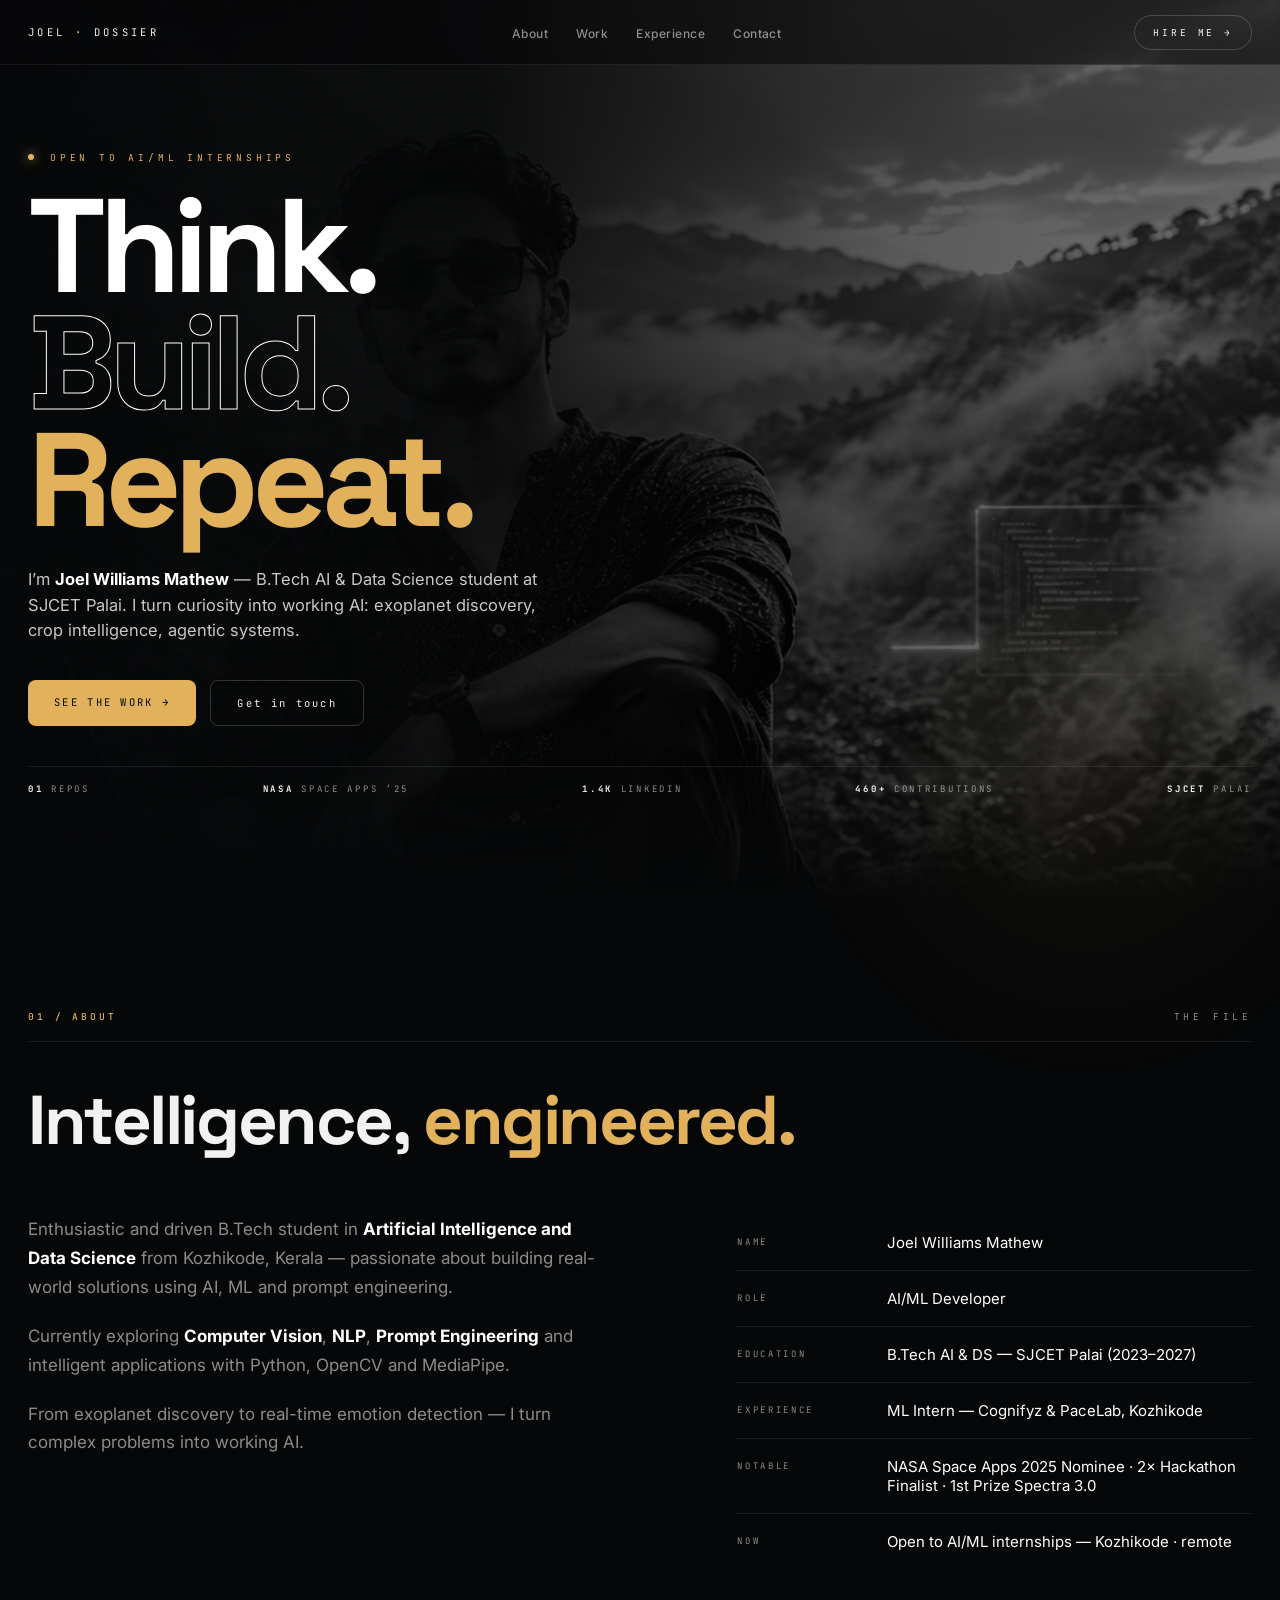
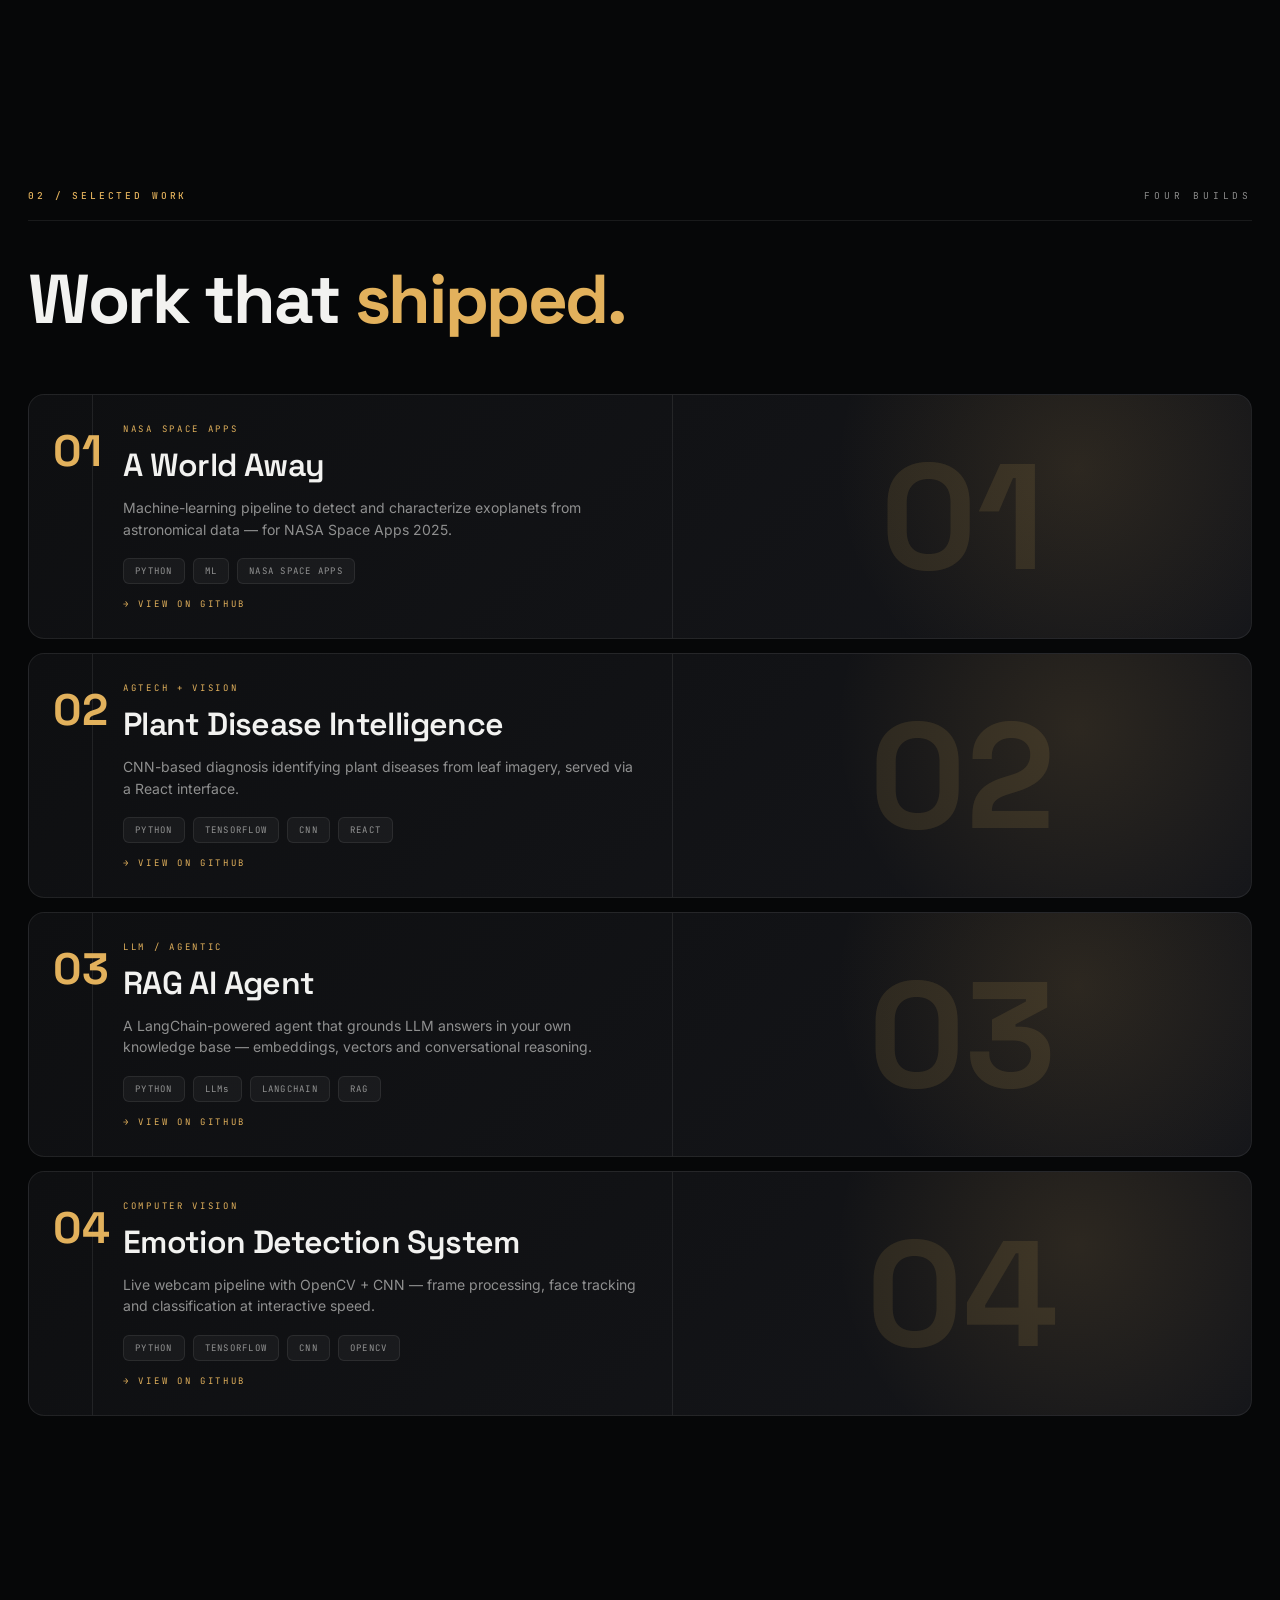
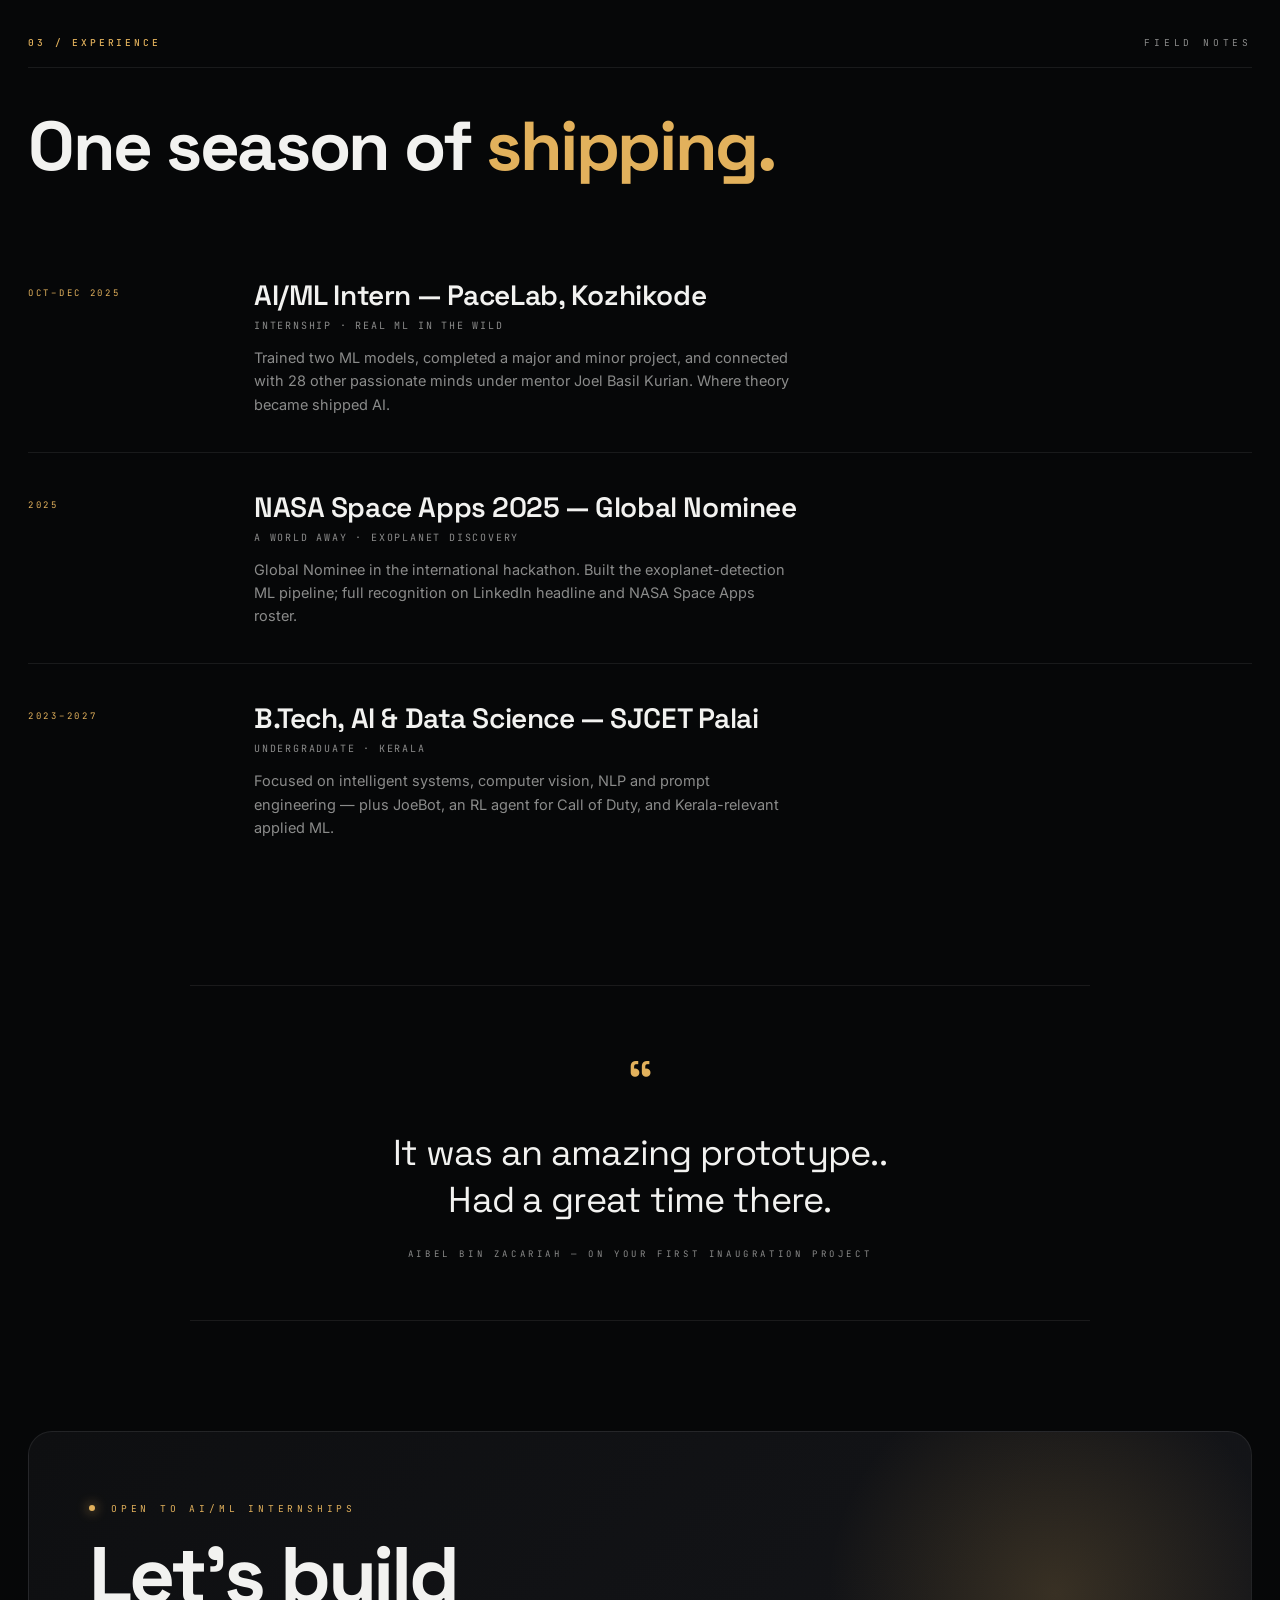
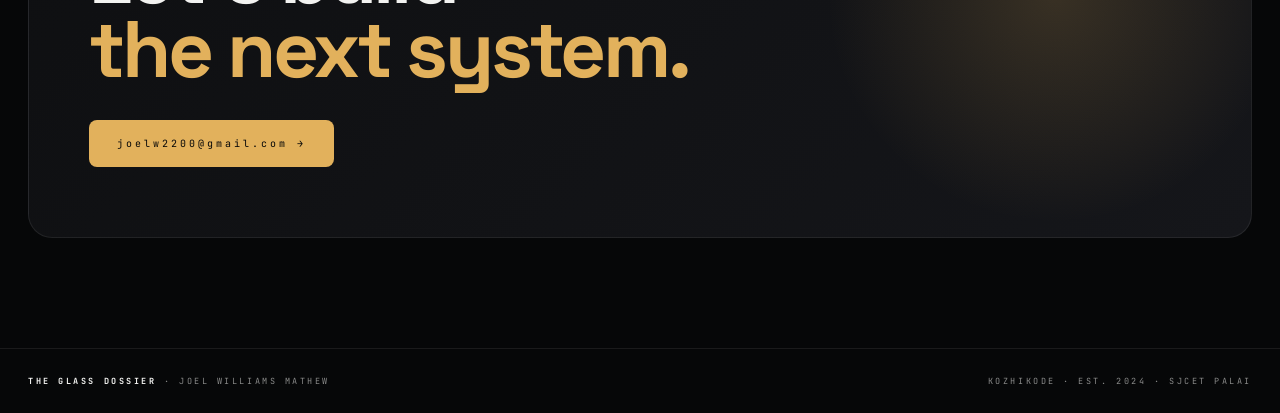
<file: premium-b.html>
<!DOCTYPE html>
<html lang="en" data-theme="archive-b">
<head>
<noscript><style>.r{opacity:1 !important;transform:none !important}</style></noscript>
<meta charset="UTF-8" />
<meta name="viewport" content="width=device-width, initial-scale=1.0" />
<title>Joel Williams Mathew — The Glass Dossier | AI/ML Developer</title>
<meta name="description" content="Joel Williams Mathew — AI/ML Developer. The Glass Dossier. SJCET Palai. NASA Space Apps 2025." />
<meta name="theme-color" content="#060708">
<link rel="icon" href="assets/favicon.png?v=2" type="image/png">
<link rel="preconnect" href="https://fonts.googleapis.com">
<link rel="preconnect" href="https://fonts.gstatic.com" crossorigin>
<link href="https://fonts.googleapis.com/css2?family=Space+Grotesk:wght@400;500;600;700&family=Inter:wght@400;500;600&family=JetBrains+Mono:wght@400;500&display=swap" rel="stylesheet">
<style>
:root{
  --bg:#060708;
  --panel:#0E0F11;
  --panel2:#15161a;
  --line:rgba(255,255,255,.08);
  --line2:rgba(255,255,255,.18);
  --ink:#F2F2F0;
  --dim:rgba(242,242,240,.56);
  --amber:#E2B15C;
  --amber-soft:rgba(226,177,92,.14);
  --mono:'JetBrains Mono',monospace;
  --sans:'Inter',system-ui,sans-serif;
  --disp:'Space Grotesk',system-ui,sans-serif;
}
*{margin:0;padding:0;box-sizing:border-box}
html{background:var(--bg);color-scheme:dark;scroll-behavior:smooth}
body{background:var(--bg);color:var(--ink);font-family:var(--sans);overflow-x:hidden}
::selection{background:var(--amber);color:#060708}

/* ambient glow */
body::before{content:"";position:fixed;top:-20vh;left:30vw;width:70vmax;height:70vmax;background:radial-gradient(circle,rgba(226,177,92,.07),transparent 55%);pointer-events:none;z-index:0}
body::after{content:"";position:fixed;bottom:-30vh;right:-15vw;width:60vmax;height:60vmax;background:radial-gradient(circle,rgba(226,177,92,.05),transparent 55%);pointer-events:none;z-index:0}

.nav{position:fixed;top:0;left:0;right:0;z-index:50;backdrop-filter:blur(16px);background:rgba(6,7,8,.55);border-bottom:1px solid var(--line)}
.nav-inner{max-width:1360px;margin:0 auto;height:64px;display:flex;align-items:center;justify-content:space-between;padding:0 28px}
.brand{font-family:var(--mono);font-size:10.5px;letter-spacing:.32em;color:var(--ink);text-decoration:none}
.brand b{color:var(--amber)}
.nav-cta{font-family:var(--mono);font-size:9.5px;letter-spacing:.3em;color:var(--ink);text-decoration:none;padding:10px 18px;border:1px solid var(--line2);border-radius:999px;white-space:nowrap}
.nav-cta:hover{border-color:var(--amber);color:var(--amber)}
.nav-links{display:flex;gap:28px;list-style:none}
.nav-links a{color:var(--dim);text-decoration:none;font-size:12px;font-weight:500;letter-spacing:.04em;transition:color .25s}
.nav-links a:hover{color:var(--ink)}

.hero{min-height:100vh;position:relative;display:flex;flex-direction:column;justify-content:center;overflow:hidden}
.hero-bg{position:absolute;inset:0}
.hero-bg img{width:100%;height:100%;object-fit:cover;object-position:66% 24%;filter:grayscale(1) contrast(1.2) brightness(.58);opacity:.9}
.hero-bg::after{content:"";position:absolute;inset:0;background:linear-gradient(100deg,var(--bg) 0%,rgba(6,7,8,.92) 35%,rgba(6,7,8,.35) 65%,rgba(6,7,8,.1) 100%),linear-gradient(0deg,var(--bg) 0%,transparent 22%)}
.hero-inner{position:relative;z-index:2;max-width:1360px;margin:0 auto;width:100%;padding:90px 28px 40px}
.eyebrow{display:flex;align-items:center;gap:16px;font-family:var(--mono);font-size:9.5px;letter-spacing:.4em;color:var(--amber);margin-bottom:24px}
.eyebrow .dot{width:6px;height:6px;border-radius:50%;background:var(--amber);box-shadow:0 0 12px var(--amber);animation:pulse 2s infinite}
@keyframes pulse{0%,100%{opacity:1}50%{opacity:.35}}
h1.hero-title{font-family:var(--disp);font-weight:700;font-size:clamp(78px,10.4vw,148px);line-height:.88;letter-spacing:-.055em;max-width:1100px}
h1.hero-title .l1{display:block;color:#fff}
h1.hero-title .l2{display:block;color:#fff;-webkit-text-stroke:1px #fff;-webkit-text-fill-color:transparent}
h1.hero-title .l3{display:block;color:var(--amber)}
.sub{margin-top:28px;max-width:52ch;color:rgba(242,242,240,.82);font-size:16.5px;line-height:1.55}
.sub b{color:#fff}
.cta-row{display:flex;gap:14px;margin-top:36px;flex-wrap:wrap}
.cta{text-decoration:none;font-family:var(--mono);font-size:10.5px;letter-spacing:.22em;padding:15px 26px;border-radius:8px;transition:all .3s}
.cta.primary{background:var(--amber);color:#060708}
.cta.primary:hover{transform:translateY(-2px);box-shadow:0 12px 44px rgba(226,177,92,.3)}
.cta.ghost{border:1px solid var(--line2);color:var(--ink)}
.cta.ghost:hover{border-color:var(--amber);color:var(--amber)}
.strip{position:relative;z-index:2;max-width:1360px;margin:0 auto;width:100%;padding:0 28px 28px}
.strip-inner{border-top:1px solid var(--line);display:flex;justify-content:space-between;align-items:center;padding:16px 0;font-family:var(--mono);font-size:9px;letter-spacing:.3em;color:var(--dim);flex-wrap:wrap;gap:14px}
.strip b{color:var(--ink)}

/* sections */
.section{padding:110px 28px;position:relative}
.wrap{max-width:1360px;margin:0 auto;position:relative}
.kicker{display:flex;justify-content:space-between;align-items:center;border-bottom:1px solid var(--line);padding-bottom:18px;margin-bottom:44px;font-family:var(--mono);font-size:9.5px;letter-spacing:.4em;color:var(--dim)}
.kicker b{color:var(--amber);font-weight:500;letter-spacing:.3em}
h2.section-title{font-family:var(--disp);font-weight:700;font-size:clamp(38px,5.4vw,72px);line-height:1;letter-spacing:-.035em;max-width:20ch;margin-bottom:60px}
h2.section-title em{color:var(--amber);font-style:normal}

/* about */
.about{display:grid;grid-template-columns:1.1fr .9fr;gap:80px;align-items:start}
.about-copy p{font-size:17px;line-height:1.7;color:var(--dim);margin-bottom:20px;max-width:52ch}
.about-copy strong{color:#fff}
.facts{display:flex;flex-direction:column;gap:0}
.fact{display:grid;grid-template-columns:150px 1fr;border-bottom:1px solid var(--line);padding:18px 0}
.fact:last-child{border-bottom:0}
.fact dt{font-family:var(--mono);font-size:9px;letter-spacing:.3em;color:var(--dim);padding-top:3px}
.fact dd{color:#fff;font-size:15px}

/* work rows */
.case{display:grid;grid-template-columns:64px 1fr 1fr;gap:0;border:1px solid var(--line);border-radius:16px;overflow:hidden;background:linear-gradient(135deg,var(--panel),var(--panel2));transition:transform .4s,border-color .4s}
.case:hover{transform:translateY(-4px);border-color:rgba(226,177,92,.4)}
.case-num{font-family:var(--disp);font-weight:700;font-size:44px;color:var(--amber);padding:28px 24px;border-right:1px solid var(--line)}
.case-body{padding:28px 30px;display:flex;flex-direction:column;gap:14px}
.case-tag{font-family:var(--mono);font-size:9px;letter-spacing:.3em;color:var(--amber)}
.case-title{font-family:var(--disp);font-weight:600;font-size:32px;line-height:1.05;letter-spacing:-.02em}
.case-desc{color:var(--dim);font-size:14px;line-height:1.55}
.case-tags{display:flex;gap:8px;flex-wrap:wrap;margin-top:4px}
.case-tags span{font-family:var(--mono);font-size:9px;letter-spacing:.14em;color:var(--dim);background:rgba(255,255,255,.04);border:1px solid var(--line);padding:6px 11px;border-radius:6px}
.case-link{align-self:start;margin-top:auto;font-family:var(--mono);font-size:9px;letter-spacing:.3em;color:var(--amber);text-decoration:none}
.case-art{border-left:1px solid var(--line);display:grid;place-items:center;position:relative;overflow:hidden;min-height:230px}
.case-art span{font-family:var(--disp);font-weight:700;font-size:150px;color:rgba(226,177,92,.12)}
.case-art::after{content:"";position:absolute;inset:0;background:radial-gradient(circle at 70% 30%,rgba(226,177,92,.12),transparent 55%)}
.case + .case{margin-top:14px}

/* experience */
.exp{display:grid;grid-template-columns:170px 1fr;gap:56px;padding:36px 0;border-bottom:1px solid var(--line)}
.exp:last-child{border-bottom:0}
.exp-date{font-family:var(--mono);font-size:9px;letter-spacing:.3em;color:var(--amber);padding-top:10px}
.exp-role{font-family:var(--disp);font-weight:600;font-size:28px;letter-spacing:-.015em}
.exp-org{font-family:var(--mono);font-size:10px;letter-spacing:.18em;color:var(--dim);margin-top:6px}
.exp-body{margin-top:14px;color:var(--dim);line-height:1.6;font-size:14.5px;max-width:60ch}

/* quote */
.quote-block{margin:0 auto;max-width:900px;text-align:center;padding:80px 28px 60px;border-top:1px solid var(--line);border-bottom:1px solid var(--line)}
.quote-mark{font-family:var(--disp);font-size:64px;color:var(--amber);line-height:.6;margin-bottom:26px}
.quote-text{font-family:var(--disp);font-size:clamp(22px,3.4vw,36px);line-height:1.3;letter-spacing:-.02em}
.quote-who{margin-top:24px;font-family:var(--mono);font-size:9px;letter-spacing:.4em;color:var(--dim)}

/* contact */
.contact-panel{position:relative;overflow:hidden;border-radius:24px;padding:70px 60px;background:linear-gradient(135deg,var(--panel),var(--panel2));border:1px solid var(--line)}
.contact-panel::before{content:"";position:absolute;top:0;right:0;width:40%;height:100%;background:radial-gradient(circle at 60% 40%,rgba(226,177,92,.18),transparent 60%)}
.contact-inner{position:relative;z-index:1}
.contact-big{font-family:var(--disp);font-weight:700;font-size:clamp(40px,6.4vw,80px);line-height:.92;letter-spacing:-.04em;max-width:16ch}
.contact-big em{color:var(--amber);font-style:normal}
.contact-btn{display:inline-flex;align-items:center;gap:10px;margin-top:34px;background:var(--amber);color:#060708;text-decoration:none;font-family:var(--mono);font-size:10px;letter-spacing:.3em;padding:17px 28px;border-radius:8px}

/* footer */
.foot{border-top:1px solid var(--line);padding:26px 28px;display:flex;justify-content:space-between;flex-wrap:wrap;gap:16px;font-family:var(--mono);font-size:8.5px;letter-spacing:.3em;color:var(--dim)}
.foot b{color:var(--ink)}

@media (max-width:980px){
  .nav-links{display:none}
  .about{grid-template-columns:1fr;gap:40px}
  .case{grid-template-columns:56px 1fr}
  .case-art{display:none}
  .exp{grid-template-columns:1fr;gap:12px}
}
</style>
</head>
<body>

<header class="nav">
  <div class="nav-inner">
    <a class="brand" href="#top">JOEL <b>·</b> DOSSIER</a>
    <ul class="nav-links">
      <li><a href="#about">About</a></li>
      <li><a href="#work">Work</a></li>
      <li><a href="#experience">Experience</a></li>
      <li><a href="#contact">Contact</a></li>
    </ul>
    <a class="nav-cta" href="mailto:joelw2200@gmail.com">HIRE ME →</a>
  </div>
</header>

<header class="hero" id="top">
  <div class="hero-bg"><img src="assets/hero-cinematic.jpg" alt="Joel Williams Mathew coding at a mountain overlook at sunrise"></div>
  <div class="hero-inner">
    <p class="eyebrow"><span class="dot"></span> OPEN TO AI/ML INTERNSHIPS</p>
    <h1 class="hero-title">
      <span class="l1">Think.</span>
      <span class="l2">Build.</span>
      <span class="l3">Repeat.</span>
    </h1>
    <p class="sub">I&rsquo;m <b>Joel Williams Mathew</b> — B.Tech AI &amp; Data Science student at SJCET Palai. I turn curiosity into working AI: exoplanet discovery, crop intelligence, agentic systems.</p>
    <div class="cta-row">
      <a class="cta primary" href="#work">SEE THE WORK →</a>
      <a class="cta ghost" href="mailto:joelw2200@gmail.com">Get in touch</a>
    </div>
  </div>
  <div class="strip">
    <div class="strip-inner">
      <span><b>01</b> REPOS</span>
      <span><b>NASA</b> SPACE APPS &rsquo;25</span>
      <span><b>1.4K</b> LINKEDIN</span>
      <span><b>460+</b> CONTRIBUTIONS</span>
      <span><b>SJCET</b> PALAI</span>
    </div>
  </div>
</header>

<section class="section" id="about">
  <div class="wrap">
    <div class="kicker"><b>01 / ABOUT</b><span>THE FILE</span></div>
    <h2 class="section-title">Intelligence, <em>engineered.</em></h2>
    <div class="about">
      <div class="about-copy">
        <p>Enthusiastic and driven B.Tech student in <strong>Artificial Intelligence and Data Science</strong> from Kozhikode, Kerala — passionate about building real-world solutions using AI, ML and prompt engineering.</p>
        <p>Currently exploring <strong>Computer Vision</strong>, <strong>NLP</strong>, <strong>Prompt Engineering</strong> and intelligent applications with Python, OpenCV and MediaPipe.</p>
        <p>From exoplanet discovery to real-time emotion detection — I turn complex problems into working AI.</p>
      </div>
      <dl class="facts">
        <div class="fact"><dt>NAME</dt><dd>Joel Williams Mathew</dd></div>
        <div class="fact"><dt>ROLE</dt><dd>AI/ML Developer</dd></div>
        <div class="fact"><dt>EDUCATION</dt><dd>B.Tech AI &amp; DS — SJCET Palai (2023–2027)</dd></div>
        <div class="fact"><dt>EXPERIENCE</dt><dd>ML Intern — Cognifyz &amp; PaceLab, Kozhikode</dd></div>
        <div class="fact"><dt>NOTABLE</dt><dd>NASA Space Apps 2025 Nominee · 2× Hackathon Finalist · 1st Prize Spectra 3.0</dd></div>
        <div class="fact"><dt>NOW</dt><dd>Open to AI/ML internships — Kozhikode · remote</dd></div>
      </dl>
    </div>
  </div>
</section>

<section class="section" id="work">
  <div class="wrap">
    <div class="kicker"><b>02 / SELECTED WORK</b><span>FOUR BUILDS</span></div>
    <h2 class="section-title">Work that <em>shipped.</em></h2>

    <article class="case">
      <div class="case-num">01</div>
      <div class="case-body">
        <p class="case-tag">NASA SPACE APPS</p>
        <h3 class="case-title">A World Away</h3>
        <p class="case-desc">Machine-learning pipeline to detect and characterize exoplanets from astronomical data — for NASA Space Apps 2025.</p>
        <div class="case-tags"><span>PYTHON</span><span>ML</span><span>NASA SPACE APPS</span></div>
        <a class="case-link" href="https://github.com/Joel-Williams-Mathew">→ VIEW ON GITHUB</a>
      </div>
      <div class="case-art"><span>01</span></div>
    </article>

    <article class="case">
      <div class="case-num">02</div>
      <div class="case-body">
        <p class="case-tag">AGTECH + VISION</p>
        <h3 class="case-title">Plant Disease Intelligence</h3>
        <p class="case-desc">CNN-based diagnosis identifying plant diseases from leaf imagery, served via a React interface.</p>
        <div class="case-tags"><span>PYTHON</span><span>TENSORFLOW</span><span>CNN</span><span>REACT</span></div>
        <a class="case-link" href="https://github.com/Joel-Williams-Mathew">→ VIEW ON GITHUB</a>
      </div>
      <div class="case-art"><span>02</span></div>
    </article>

    <article class="case">
      <div class="case-num">03</div>
      <div class="case-body">
        <p class="case-tag">LLM / AGENTIC</p>
        <h3 class="case-title">RAG AI Agent</h3>
        <p class="case-desc">A LangChain-powered agent that grounds LLM answers in your own knowledge base — embeddings, vectors and conversational reasoning.</p>
        <div class="case-tags"><span>PYTHON</span><span>LLMs</span><span>LANGCHAIN</span><span>RAG</span></div>
        <a class="case-link" href="https://github.com/Joel-Williams-Mathew">→ VIEW ON GITHUB</a>
      </div>
      <div class="case-art"><span>03</span></div>
    </article>

    <article class="case">
      <div class="case-num">04</div>
      <div class="case-body">
        <p class="case-tag">COMPUTER VISION</p>
        <h3 class="case-title">Emotion Detection System</h3>
        <p class="case-desc">Live webcam pipeline with OpenCV + CNN — frame processing, face tracking and classification at interactive speed.</p>
        <div class="case-tags"><span>PYTHON</span><span>TENSORFLOW</span><span>CNN</span><span>OPENCV</span></div>
        <a class="case-link" href="https://github.com/Joel-Williams-Mathew">→ VIEW ON GITHUB</a>
      </div>
      <div class="case-art"><span>04</span></div>
    </article>
  </div>
</section>

<section class="section" id="experience">
  <div class="wrap">
    <div class="kicker"><b>03 / EXPERIENCE</b><span>FIELD NOTES</span></div>
    <h2 class="section-title">One season of <em>shipping.</em></h2>
    <div class="exp">
      <div class="exp-date">OCT–DEC 2025</div>
      <div>
        <h3 class="exp-role">AI/ML Intern — PaceLab, Kozhikode</h3>
        <p class="exp-org">INTERNSHIP · REAL ML IN THE WILD</p>
        <p class="exp-body">Trained two ML models, completed a major and minor project, and connected with 28 other passionate minds under mentor Joel Basil Kurian. Where theory became shipped AI.</p>
      </div>
    </div>
    <div class="exp">
      <div class="exp-date">2025</div>
      <div>
        <h3 class="exp-role">NASA Space Apps 2025 — Global Nominee</h3>
        <p class="exp-org">A WORLD AWAY · EXOPLANET DISCOVERY</p>
        <p class="exp-body">Global Nominee in the international hackathon. Built the exoplanet-detection ML pipeline; full recognition on LinkedIn headline and NASA Space Apps roster.</p>
      </div>
    </div>
    <div class="exp">
      <div class="exp-date">2023–2027</div>
      <div>
        <h3 class="exp-role">B.Tech, AI &amp; Data Science — SJCET Palai</h3>
        <p class="exp-org">UNDERGRADUATE · KERALA</p>
        <p class="exp-body">Focused on intelligent systems, computer vision, NLP and prompt engineering — plus JoeBot, an RL agent for Call of Duty, and Kerala-relevant applied ML.</p>
      </div>
    </div>
  </div>
</section>

<div class="quote-block">
  <div class="quote-mark">“</div>
  <p class="quote-text">It was an amazing prototype..<br>Had a great time there.</p>
  <p class="quote-who">AIBEL BIN ZACARIAH — ON YOUR FIRST INAUGRATION PROJECT</p>
</div>

<section class="section" id="contact">
  <div class="wrap">
    <div class="contact-panel">
      <div class="contact-inner">
        <p class="eyebrow"><span class="dot"></span> OPEN TO AI/ML INTERNSHIPS</p>
        <h2 class="contact-big">Let&rsquo;s build<br><em>the next system.</em></h2>
        <a class="contact-btn" href="mailto:joelw2200@gmail.com">joelw2200@gmail.com →</a>
      </div>
    </div>
  </div>
</section>

<footer class="foot">
  <span><b>THE GLASS DOSSIER</b> · JOEL WILLIAMS MATHEW</span>
  <span>KOZHIKODE · EST. 2024 · SJCET PALAI</span>
</footer>

</body>
</html>
</file>
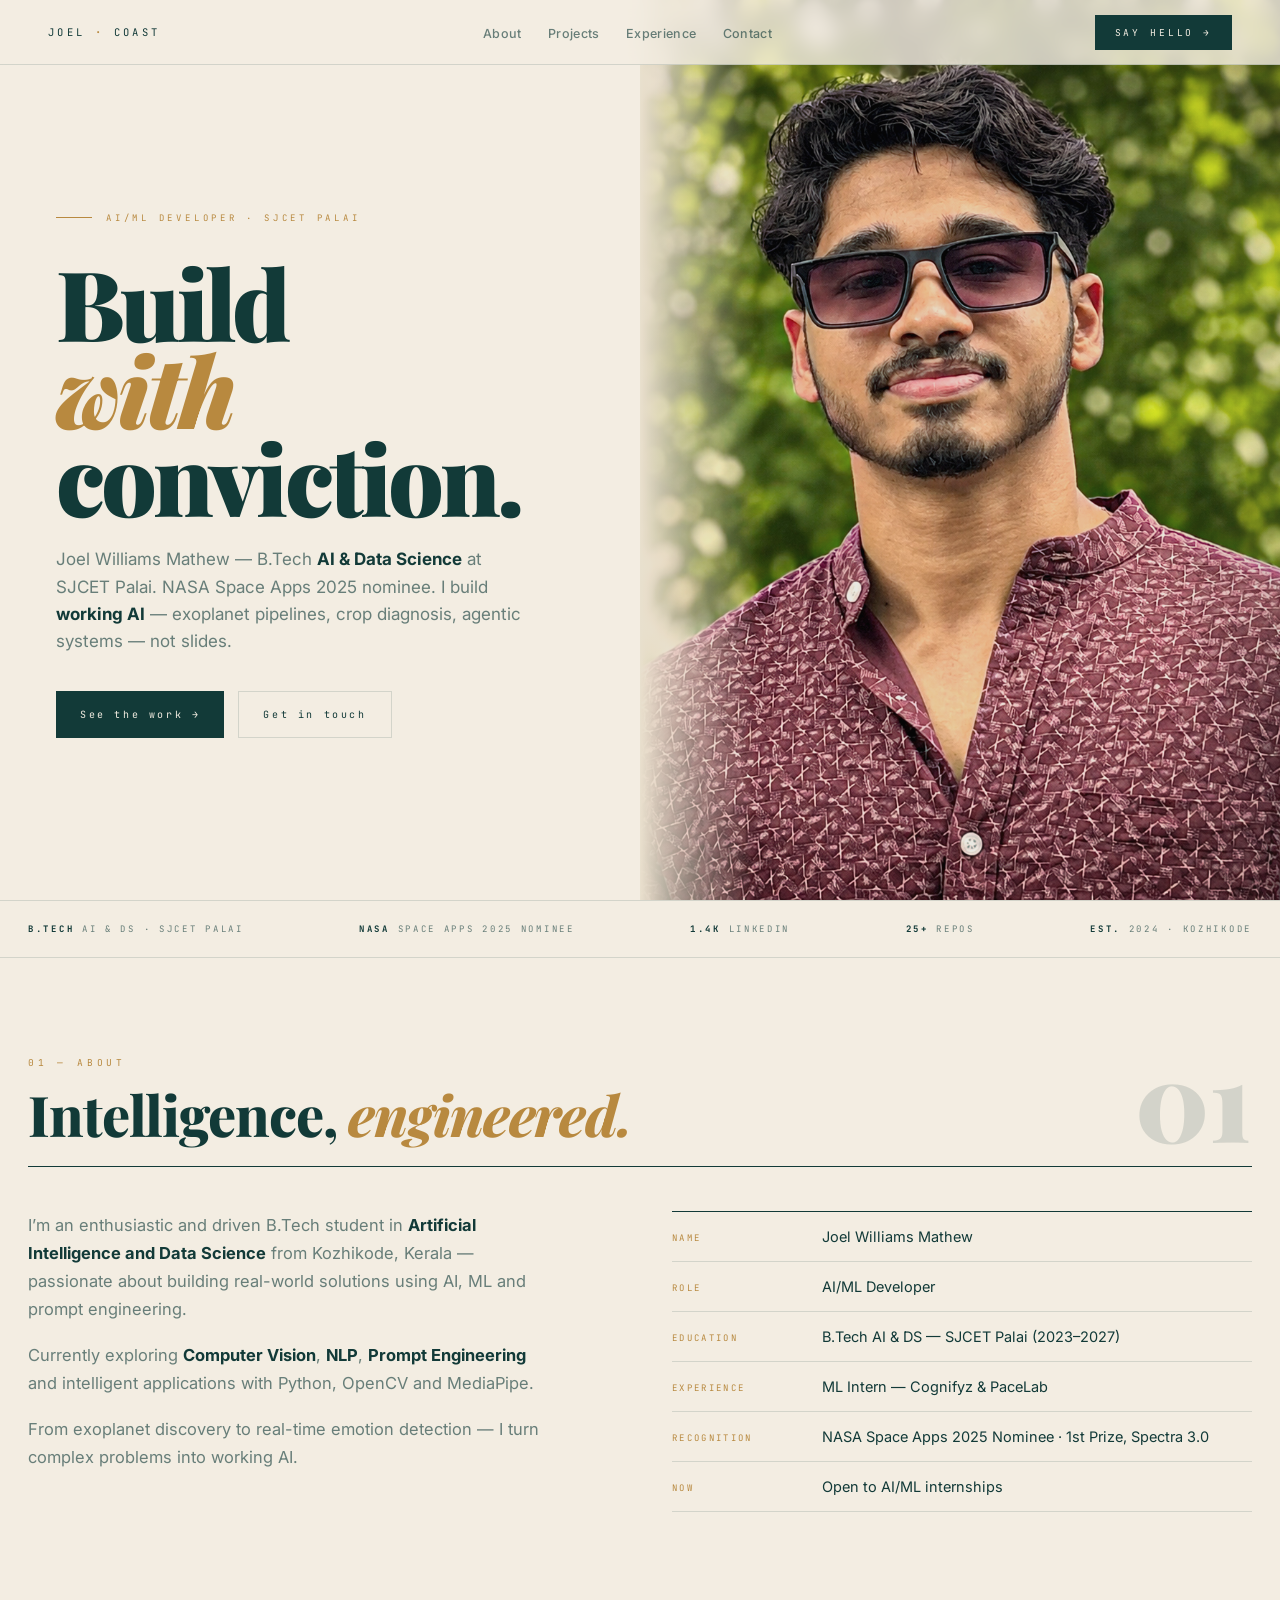
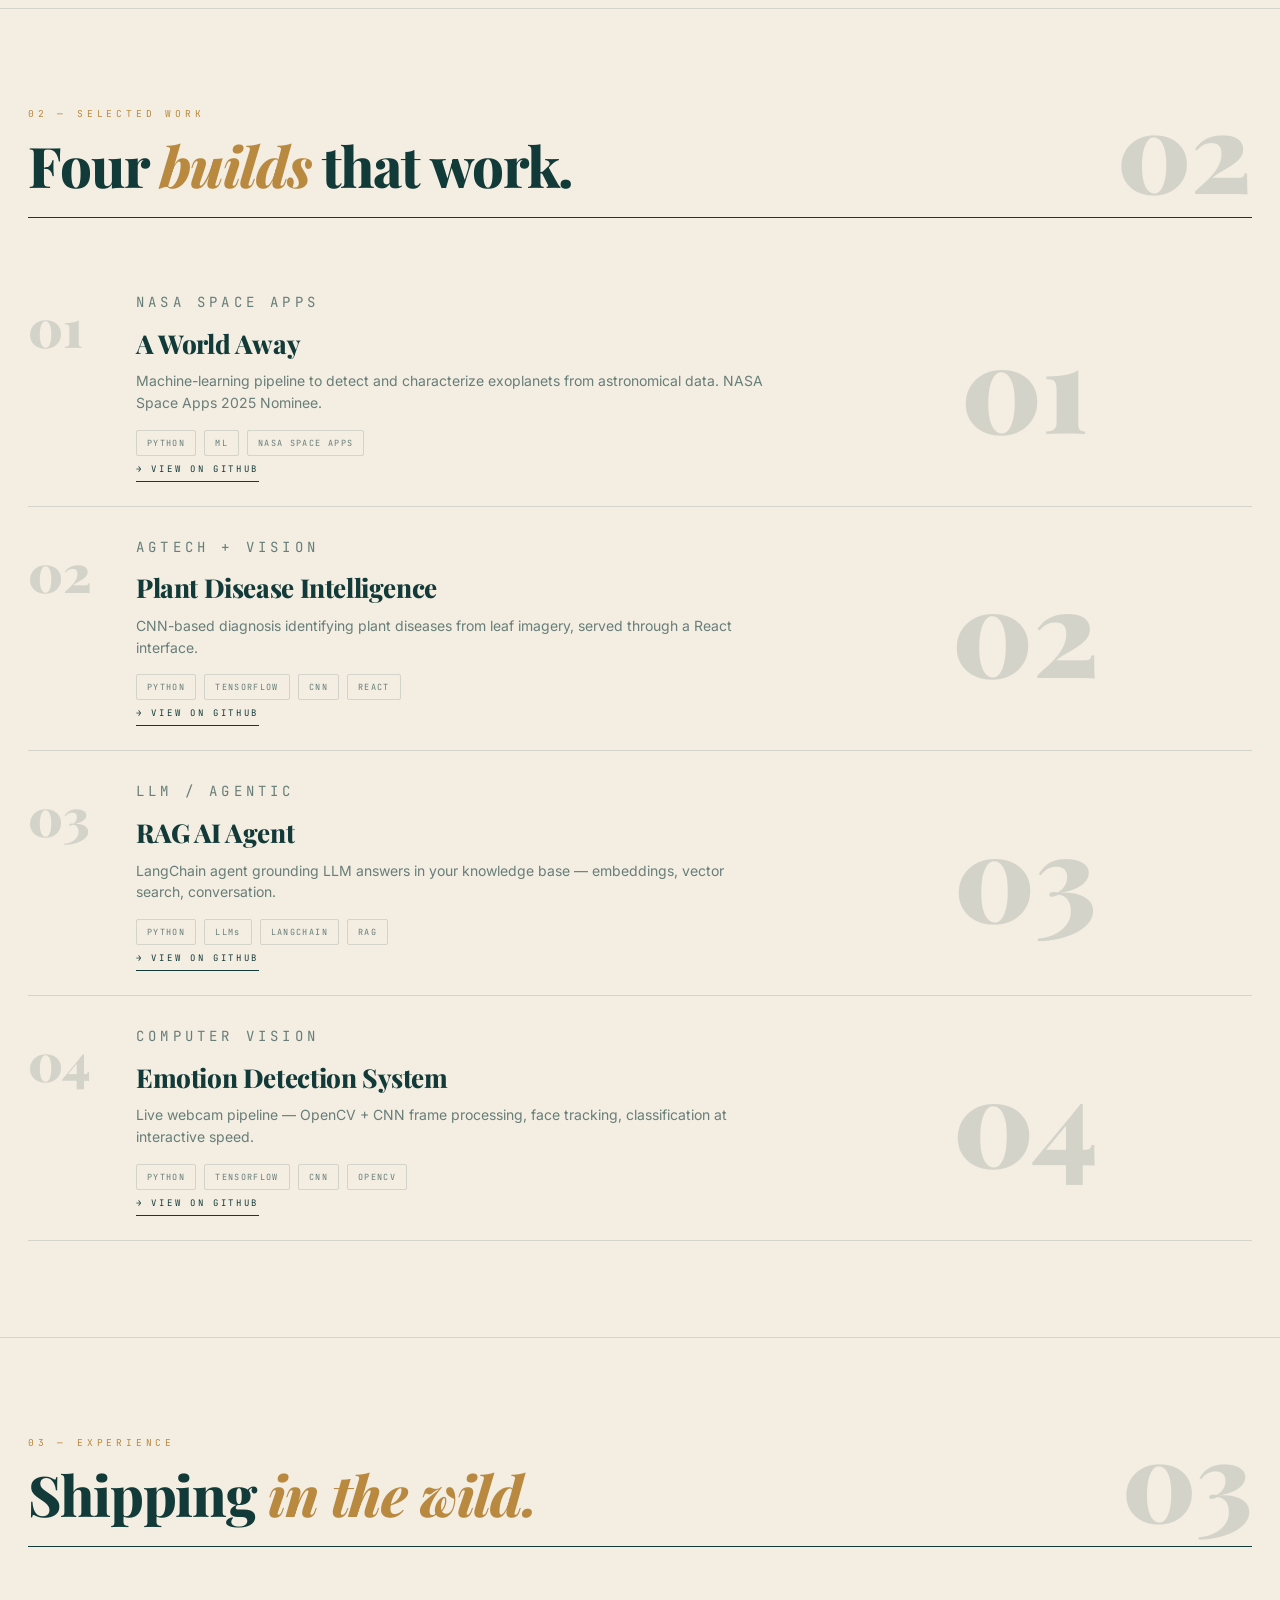
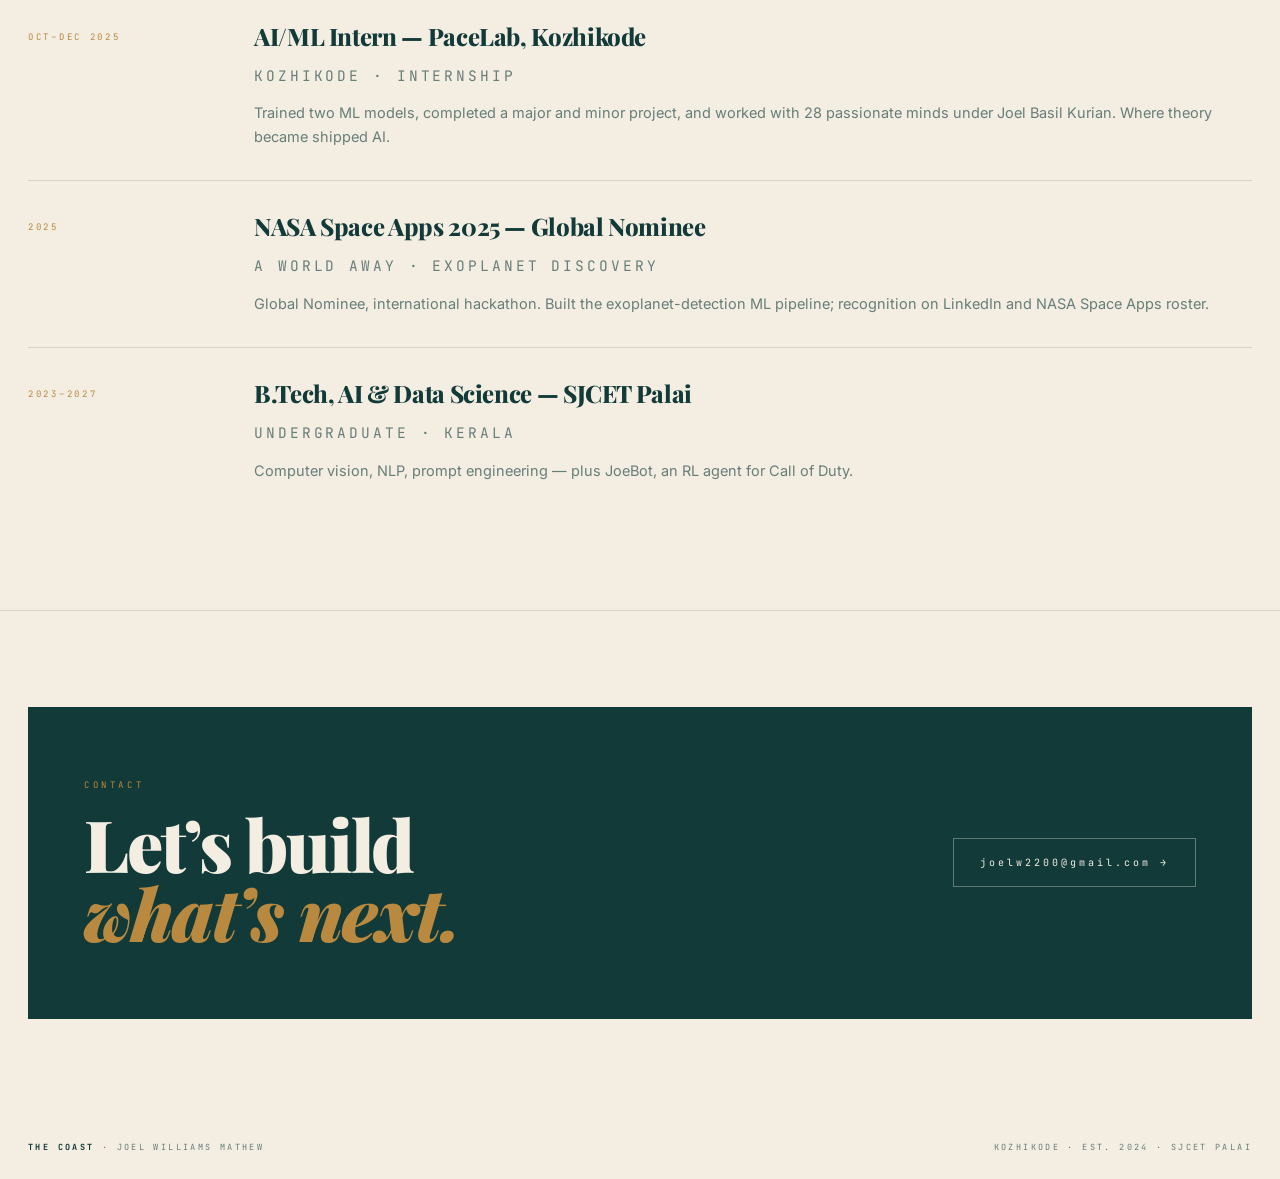
<file: premium-c.html>
<!DOCTYPE html>
<html lang="en">
<head>
<meta charset="UTF-8" />
<meta name="viewport" content="width=device-width, initial-scale=1.0" />
<title>Joel Williams Mathew — The Coast | AI/ML Developer</title>
<meta name="description" content="Joel Williams Mathew — AI/ML Developer. Calmer luxe portfolio. SJCET Palai. NASA Space Apps 2025 Nominee." />
<meta name="theme-color" content="#F3EDE2">
<link rel="icon" href="assets/favicon.png?v=2" type="image/png">
<link rel="preconnect" href="https://fonts.googleapis.com">
<link rel="preconnect" href="https://fonts.gstatic.com" crossorigin>
<link href="https://fonts.googleapis.com/css2?family=Playfair+Display:ital,wght@0,600;0,800;0,900;1,400;1,600&family=Inter:wght@400;500;600&family=JetBrains+Mono:wght@400;500&display=swap" rel="stylesheet">
<style>
:root{
  --paper:#F3EDE2;
  --paper2:#E9E2D2;
  --ink:#123A38;          /* deep teal */
  --ink-soft:rgba(18,58,56,.62);
  --ink-faint:rgba(18,58,56,.14);
  --amber:#B8893F;
  --sea:#1F5C58;
  --mono:'JetBrains Mono',monospace;
  --serif:'Playfair Display',Georgia,serif;
  --sans:'Inter',system-ui,sans-serif;
}
*{margin:0;padding:0;box-sizing:border-box}
html{background:var(--paper)}
body{background:var(--paper);color:var(--ink);font-family:var(--sans);-webkit-font-smoothing:antialiased}
::selection{background:var(--ink);color:var(--paper)}

.nav{position:fixed;top:0;left:0;right:0;z-index:50;background:rgba(243,237,226,.82);backdrop-filter:blur(10px);border-bottom:1px solid var(--ink-faint)}
.nav-inner{max-width:1240px;margin:0 auto;height:64px;display:flex;align-items:center;justify-content:space-between;padding:0 28px}
.brand{font-family:var(--mono);font-size:10.5px;letter-spacing:.32em;color:var(--ink);text-decoration:none}
.brand b{color:var(--amber)}
.nav-links{display:flex;gap:26px;list-style:none}
.nav-links a{color:var(--ink-soft);text-decoration:none;font-size:12.5px;font-weight:500;letter-spacing:.03em}
.nav-links a:hover{color:var(--ink)}
.nav-cta{font-family:var(--mono);font-size:9.5px;letter-spacing:.3em;color:var(--paper);background:var(--ink);text-decoration:none;padding:11px 20px;white-space:nowrap}

.hero{min-height:100vh;display:grid;grid-template-columns:1fr 1fr;align-items:center;overflow:hidden;position:relative;border-bottom:1px solid var(--ink-faint)}
.hero-left{padding:110px 48px 60px 56px;position:relative;z-index:2}
.kick{font-family:var(--mono);font-size:9px;letter-spacing:.42em;color:var(--amber);display:flex;align-items:center;gap:14px;margin-bottom:34px}
.kick::before{content:"";width:36px;height:1px;background:var(--amber)}
h1.display{font-family:var(--serif);font-weight:900;font-size:clamp(54px,7.6vw,108px);line-height:.9;letter-spacing:-.04em}
h1.display .u{display:block;color:var(--ink)}
h1.display .i{display:block;font-style:italic;color:var(--amber)}
h1.display .w{display:block;color:var(--ink)}
.lede{margin-top:26px;font-size:17px;line-height:1.6;max-width:44ch;color:var(--ink-soft)}
.lede strong{color:var(--ink)}
.cta-row{display:flex;gap:14px;margin-top:36px;flex-wrap:wrap}
.btn{display:inline-flex;align-items:center;gap:10px;text-decoration:none;font-family:var(--mono);font-size:10px;letter-spacing:.26em;padding:16px 24px;transition:all .3s}
.btn.dark{background:var(--ink);color:var(--paper)}
.btn.dark:hover{background:var(--sea)}
.btn.line{border:1px solid var(--ink-faint);color:var(--ink)}
.btn.line:hover{border-color:var(--ink)}
.hero-right{position:relative;height:100%;min-height:100vh;
  background-image:url(assets/joel-profile.jpg);
  background-size:cover;background-position:center 18%;
  filter:sepia(.18) contrast(.96) brightness(.93)}
.hero-right::after{content:"";position:absolute;inset:0;background:linear-gradient(90deg,var(--paper) 0%,transparent 18%,transparent 82%,rgba(18,58,56,.12) 100%)}
.strip{display:flex;justify-content:space-between;border-bottom:1px solid var(--ink-faint);padding:22px 28px;font-family:var(--mono);font-size:9px;letter-spacing:.3em;color:var(--ink-soft);flex-wrap:wrap;gap:16px}
.strip b{color:var(--ink)}

.section{padding:96px 28px;border-bottom:1px solid var(--ink-faint)}
.wrap{max-width:1240px;margin:0 auto}
.head{display:flex;justify-content:space-between;align-items:end;gap:20px;border-bottom:1px solid var(--ink);padding-bottom:24px;margin-bottom:44px}
.head-left .k{font-family:var(--mono);font-size:9.5px;letter-spacing:.4em;color:var(--amber)}
.head-left h2{font-family:var(--serif);font-weight:800;font-size:clamp(32px,5vw,56px);line-height:1.02;letter-spacing:-.02em;margin-top:16px}
.head-left h2 em{color:var(--amber);font-style:italic}
.head-num{font-family:var(--serif);font-weight:900;font-size:110px;line-height:.8;color:var(--ink-faint)}

.about{display:grid;grid-template-columns:1fr 1fr;gap:64px}
.about p{font-size:16.5px;line-height:1.7;color:var(--ink-soft);margin-bottom:18px;max-width:52ch}
.about p strong{color:var(--ink)}
.facts{border-top:1px solid var(--ink)}
.fact{display:grid;grid-template-columns:150px 1fr;border-bottom:1px solid var(--ink-faint);padding:16px 0}
.fact dt{font-family:var(--mono);font-size:9px;letter-spacing:.26em;color:var(--amber);padding-top:4px}
.fact dd{font-size:14.5px;color:var(--ink)}

.case{display:grid;grid-template-columns:80px 1.4fr 1fr;border-bottom:1px solid var(--ink-faint);padding:30px 0;gap:28px}
.case-num{font-family:var(--serif);font-weight:900;font-size:52px;color:var(--ink-faint)}
.case-tag{font-family:var(--mono);font-size:9px;letter-spacing:.3em;color:var(--amber)}
.case h3{font-family:var(--serif);font-weight:800;font-size:26px;line-height:1.1;letter-spacing:-.015em;margin:10px 0 12px}
.case p{font-size:14px;line-height:1.55;color:var(--ink-soft);margin-bottom:16px}
.case-tags{display:flex;gap:8px;flex-wrap:wrap}
.case-tags span{font-family:var(--mono);font-size:8.5px;letter-spacing:.16em;color:var(--ink-soft);border:1px solid var(--ink-faint);padding:6px 10px;border-radius:2px}
.case-cta{font-family:var(--mono);font-size:9px;letter-spacing:.3em;color:var(--ink);text-decoration:none;border-bottom:1px solid var(--ink);align-self:end;padding-bottom:6px}
.case-art{font-family:var(--serif);font-weight:900;font-size:120px;color:var(--ink-faint);display:grid;place-items:center}

.exp{display:grid;grid-template-columns:170px 1fr;gap:56px;padding:32px 0;border-bottom:1px solid var(--ink-faint)}
.exp:last-child{border-bottom:0}
.exp-date{font-family:var(--mono);font-size:9px;letter-spacing:.3em;color:var(--amber);padding-top:8px}
.exp h3{font-family:var(--serif);font-weight:800;font-size:24px;line-height:1.15;letter-spacing:-.015em}
.exp-org{font-family:var(--mono);font-size:9.5px;letter-spacing:.2em;color:var(--ink-soft);margin-top:5px}
.exp p{margin-top:14px;font-size:14.5px;line-height:1.6;color:var(--ink-soft)}

.contact-panel{background:var(--ink);color:var(--paper);padding:72px 56px;display:grid;grid-template-columns:1fr auto;align-items:center;gap:48px}
.contact-k{font-family:var(--mono);font-size:9px;letter-spacing:.4em;color:var(--amber)}
.contact-big{font-family:var(--serif);font-weight:900;font-size:clamp(38px,6vw,72px);line-height:.96;letter-spacing:-.03em;margin-top:18px}
.contact-big em{color:var(--amber)}
.contact-cta{display:inline-block;font-family:var(--mono);font-size:10px;letter-spacing:.3em;color:var(--paper);text-decoration:none;border:1px solid rgba(243,237,226,.35);padding:17px 26px;white-space:nowrap}
.contact-cta:hover{background:var(--amber);border-color:var(--amber);color:var(--ink)}
.foot{padding:26px 28px;display:flex;justify-content:space-between;flex-wrap:wrap;gap:18px;font-family:var(--mono);font-size:8.5px;letter-spacing:.28em;color:var(--ink-soft)}
.foot b{color:var(--ink)}

@media (max-width:980px){
  .nav-links{display:none}
  .hero{grid-template-columns:1fr;min-height:auto}
  .hero-right{min-height:60vh;height:60vh;order:-1}
  .hero-left{padding:90px 24px 40px 24px}
  .about{grid-template-columns:1fr;gap:40px}
  .case{grid-template-columns:60px 1fr;gap:20px}
  .case-art{display:none}
  .exp{grid-template-columns:1fr;gap:10px}
  .contact-panel{grid-template-columns:1fr;padding:48px 28px;text-align:left}
  .head-num{display:none}
}
</style>
</head>
<body>

<header class="nav">
  <div class="nav-inner">
    <a class="brand" href="#top">JOEL <b>·</b> COAST</a>
    <ul class="nav-links">
      <li><a href="#about">About</a></li>
      <li><a href="#work">Projects</a></li>
      <li><a href="#experience">Experience</a></li>
      <li><a href="#contact">Contact</a></li>
    </ul>
    <a class="nav-cta" href="mailto:joelw2200@gmail.com">SAY HELLO →</a>
  </div>
</header>

<header class="hero" id="top">
  <div class="hero-left">
    <p class="kick">AI/ML DEVELOPER · SJCET PALAI</p>
    <h1 class="display">
      <span class="u">Build</span>
      <span class="i">with</span>
      <span class="w">conviction.</span>
    </h1>
    <p class="lede">Joel Williams Mathew — B.Tech <strong>AI &amp; Data Science</strong> at SJCET Palai. NASA Space Apps 2025 nominee. I build <strong>working AI</strong> — exoplanet pipelines, crop diagnosis, agentic systems — not slides.</p>
    <div class="cta-row">
      <a class="btn dark" href="#work">See the work →</a>
      <a class="btn line" href="mailto:joelw2200@gmail.com">Get in touch</a>
    </div>
  </div>
  <div class="hero-right" role="img" aria-label="Joel Williams Mathew"></div>
</header>

<div class="strip">
  <span><b>B.TECH</b> AI &amp; DS · SJCET PALAI</span>
  <span><b>NASA</b> SPACE APPS 2025 NOMINEE</span>
  <span><b>1.4K</b> LINKEDIN</span>
  <span><b>25+</b> REPOS</span>
  <span><b>EST.</b> 2024 · KOZHIKODE</span>
</div>

<section class="section" id="about">
  <div class="wrap">
    <div class="head">
      <div class="head-left">
        <p class="k">01 — ABOUT</p>
        <h2>Intelligence, <em>engineered.</em></h2>
      </div>
      <span class="head-num">01</span>
    </div>
    <div class="about">
      <div>
        <p>I&rsquo;m an enthusiastic and driven B.Tech student in <strong>Artificial Intelligence and Data Science</strong> from Kozhikode, Kerala — passionate about building real-world solutions using AI, ML and prompt engineering.</p>
        <p>Currently exploring <strong>Computer Vision</strong>, <strong>NLP</strong>, <strong>Prompt Engineering</strong> and intelligent applications with Python, OpenCV and MediaPipe.</p>
        <p>From exoplanet discovery to real-time emotion detection — I turn complex problems into working AI.</p>
      </div>
      <dl class="facts">
        <div class="fact"><dt>NAME</dt><dd>Joel Williams Mathew</dd></div>
        <div class="fact"><dt>ROLE</dt><dd>AI/ML Developer</dd></div>
        <div class="fact"><dt>EDUCATION</dt><dd>B.Tech AI &amp; DS — SJCET Palai (2023–2027)</dd></div>
        <div class="fact"><dt>EXPERIENCE</dt><dd>ML Intern — Cognifyz &amp; PaceLab</dd></div>
        <div class="fact"><dt>RECOGNITION</dt><dd>NASA Space Apps 2025 Nominee · 1st Prize, Spectra 3.0</dd></div>
        <div class="fact"><dt>NOW</dt><dd>Open to AI/ML internships</dd></div>
      </dl>
    </div>
  </div>
</section>

<section class="section" id="work">
  <div class="wrap">
    <div class="head">
      <div class="head-left">
        <p class="k">02 — SELECTED WORK</p>
        <h2>Four <em>builds</em> that work.</h2>
      </div>
      <span class="head-num">02</span>
    </div>

    <article class="case">
      <div class="case-num">01</div>
      <div>
        <p class="case-tag">NASA SPACE APPS</p>
        <h3>A World Away</h3>
        <p>Machine-learning pipeline to detect and characterize exoplanets from astronomical data. NASA Space Apps 2025 Nominee.</p>
        <div class="case-tags"><span>PYTHON</span><span>ML</span><span>NASA SPACE APPS</span></div>
        <a class="case-cta" href="https://github.com/Joel-Williams-Mathew">→ VIEW ON GITHUB</a>
      </div>
      <div class="case-art">01</div>
    </article>

    <article class="case">
      <div class="case-num">02</div>
      <div>
        <p class="case-tag">AGTECH + VISION</p>
        <h3>Plant Disease Intelligence</h3>
        <p>CNN-based diagnosis identifying plant diseases from leaf imagery, served through a React interface.</p>
        <div class="case-tags"><span>PYTHON</span><span>TENSORFLOW</span><span>CNN</span><span>REACT</span></div>
        <a class="case-cta" href="https://github.com/Joel-Williams-Mathew">→ VIEW ON GITHUB</a>
      </div>
      <div class="case-art">02</div>
    </article>

    <article class="case">
      <div class="case-num">03</div>
      <div>
        <p class="case-tag">LLM / AGENTIC</p>
        <h3>RAG AI Agent</h3>
        <p>LangChain agent grounding LLM answers in your knowledge base — embeddings, vector search, conversation.</p>
        <div class="case-tags"><span>PYTHON</span><span>LLMs</span><span>LANGCHAIN</span><span>RAG</span></div>
        <a class="case-cta" href="https://github.com/Joel-Williams-Mathew">→ VIEW ON GITHUB</a>
      </div>
      <div class="case-art">03</div>
    </article>

    <article class="case">
      <div class="case-num">04</div>
      <div>
        <p class="case-tag">COMPUTER VISION</p>
        <h3>Emotion Detection System</h3>
        <p>Live webcam pipeline — OpenCV + CNN frame processing, face tracking, classification at interactive speed.</p>
        <div class="case-tags"><span>PYTHON</span><span>TENSORFLOW</span><span>CNN</span><span>OPENCV</span></div>
        <a class="case-cta" href="https://github.com/Joel-Williams-Mathew">→ VIEW ON GITHUB</a>
      </div>
      <div class="case-art">04</div>
    </article>
  </div>
</section>

<section class="section" id="experience">
  <div class="wrap">
    <div class="head">
      <div class="head-left">
        <p class="k">03 — EXPERIENCE</p>
        <h2>Shipping <em>in the wild.</em></h2>
      </div>
      <span class="head-num">03</span>
    </div>
    <div class="exp">
      <div class="exp-date">OCT–DEC 2025</div>
      <div>
        <h3>AI/ML Intern — PaceLab, Kozhikode</h3>
        <p class="exp-org">KOZHIKODE · INTERNSHIP</p>
        <p>Trained two ML models, completed a major and minor project, and worked with 28 passionate minds under Joel Basil Kurian. Where theory became shipped AI.</p>
      </div>
    </div>
    <div class="exp">
      <div class="exp-date">2025</div>
      <div>
        <h3>NASA Space Apps 2025 — Global Nominee</h3>
        <p class="exp-org">A WORLD AWAY · EXOPLANET DISCOVERY</p>
        <p>Global Nominee, international hackathon. Built the exoplanet-detection ML pipeline; recognition on LinkedIn and NASA Space Apps roster.</p>
      </div>
    </div>
    <div class="exp">
      <div class="exp-date">2023–2027</div>
      <div>
        <h3>B.Tech, AI &amp; Data Science — SJCET Palai</h3>
        <p class="exp-org">UNDERGRADUATE · KERALA</p>
        <p>Computer vision, NLP, prompt engineering — plus JoeBot, an RL agent for Call of Duty.</p>
      </div>
    </div>
  </div>
</section>

<section class="section" id="contact" style="border-bottom:0">
  <div class="wrap">
    <div class="contact-panel">
      <div>
        <p class="contact-k">CONTACT</p>
        <h2 class="contact-big">Let&rsquo;s build<br><em>what&rsquo;s next.</em></h2>
      </div>
      <a class="contact-cta" href="mailto:joelw2200@gmail.com">joelw2200@gmail.com →</a>
    </div>
  </div>
</section>

<footer class="foot">
  <span><b>THE COAST</b> · JOEL WILLIAMS MATHEW</span>
  <span>KOZHIKODE · EST. 2024 · SJCET PALAI</span>
</footer>

</body>
</html>
</file>
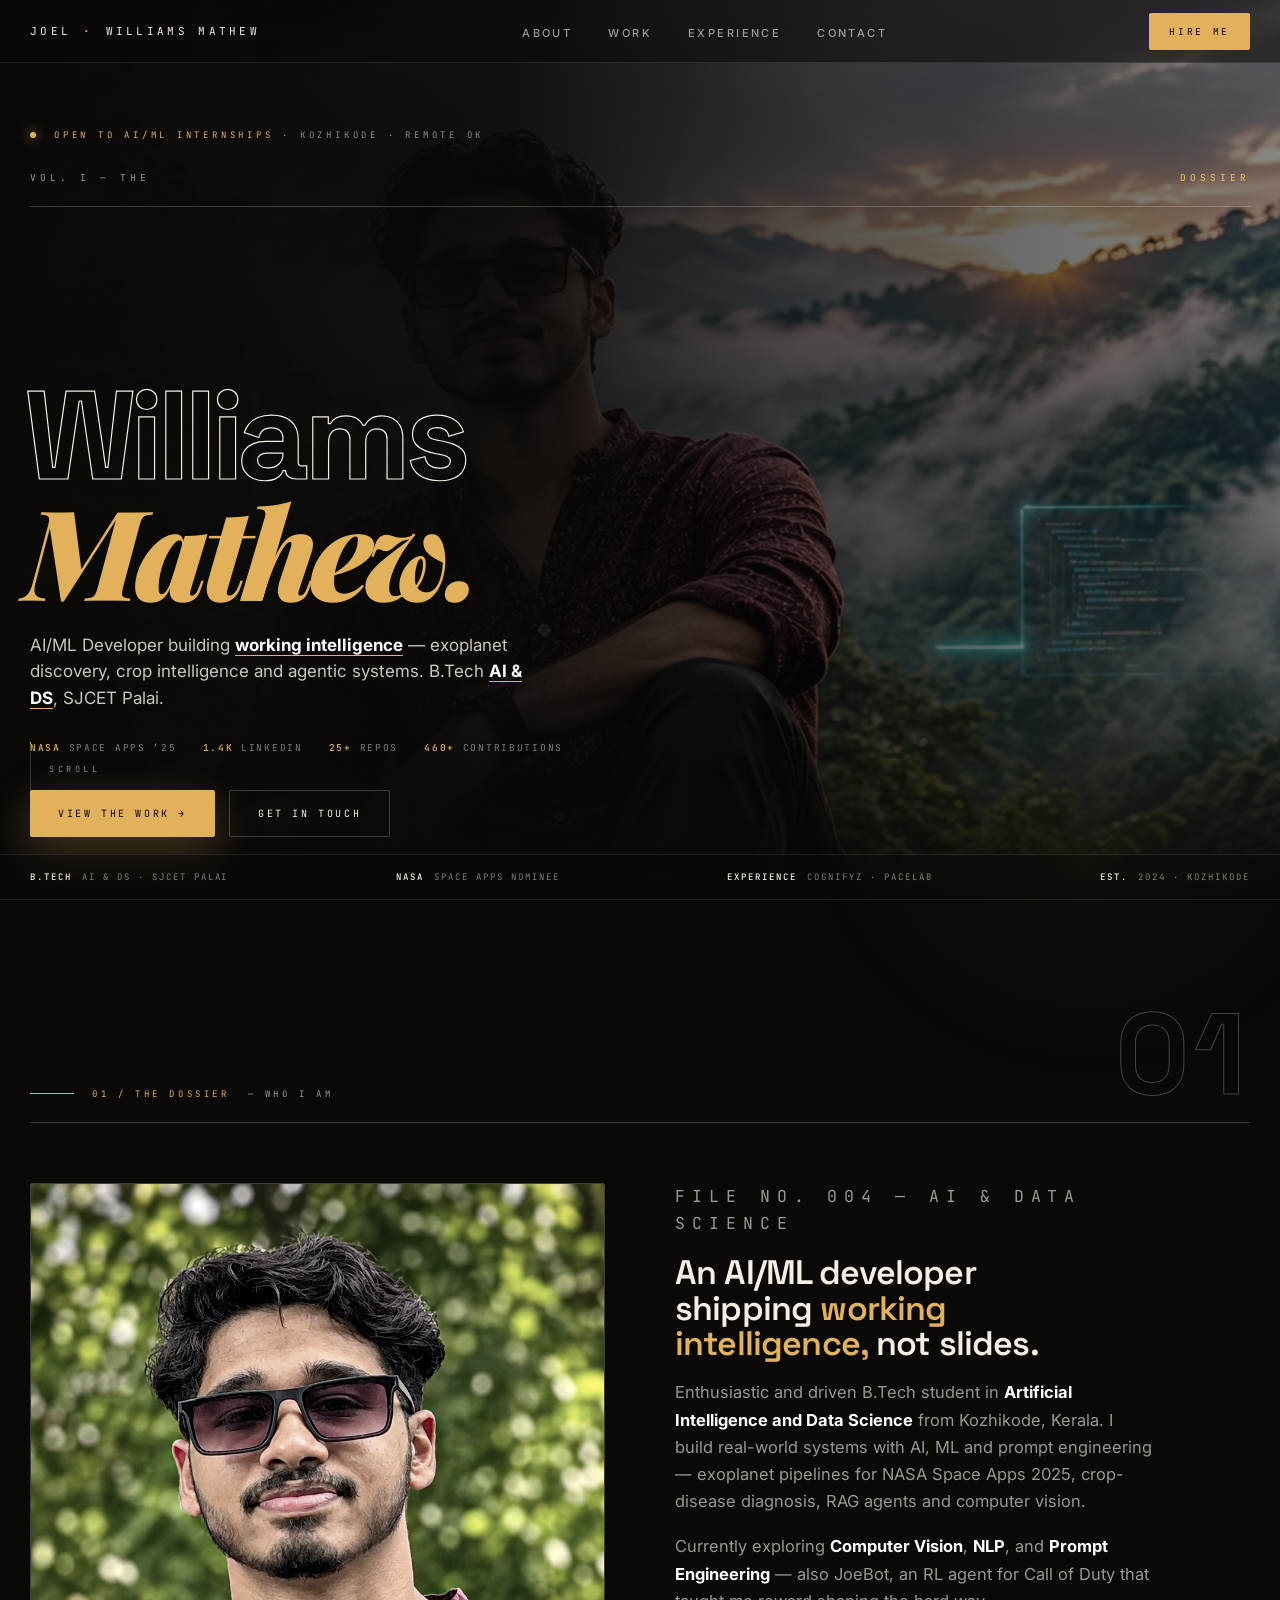
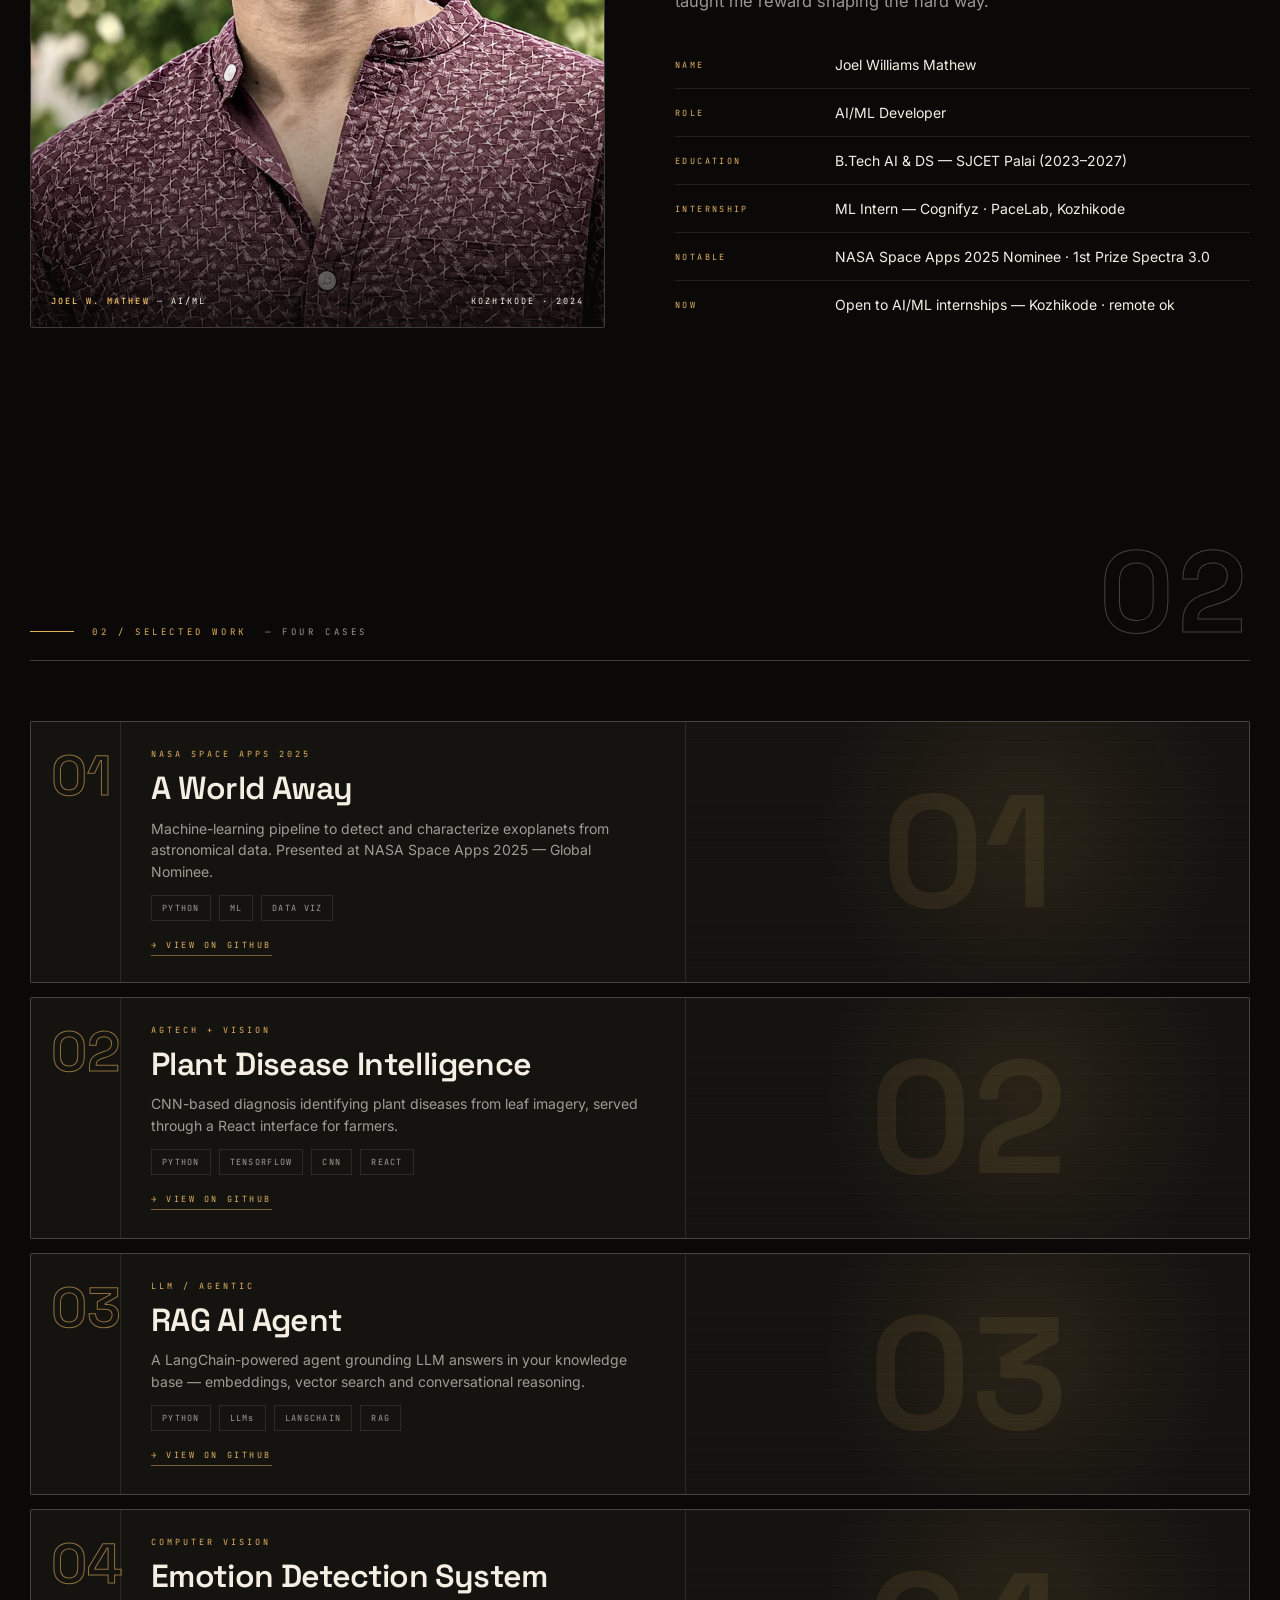
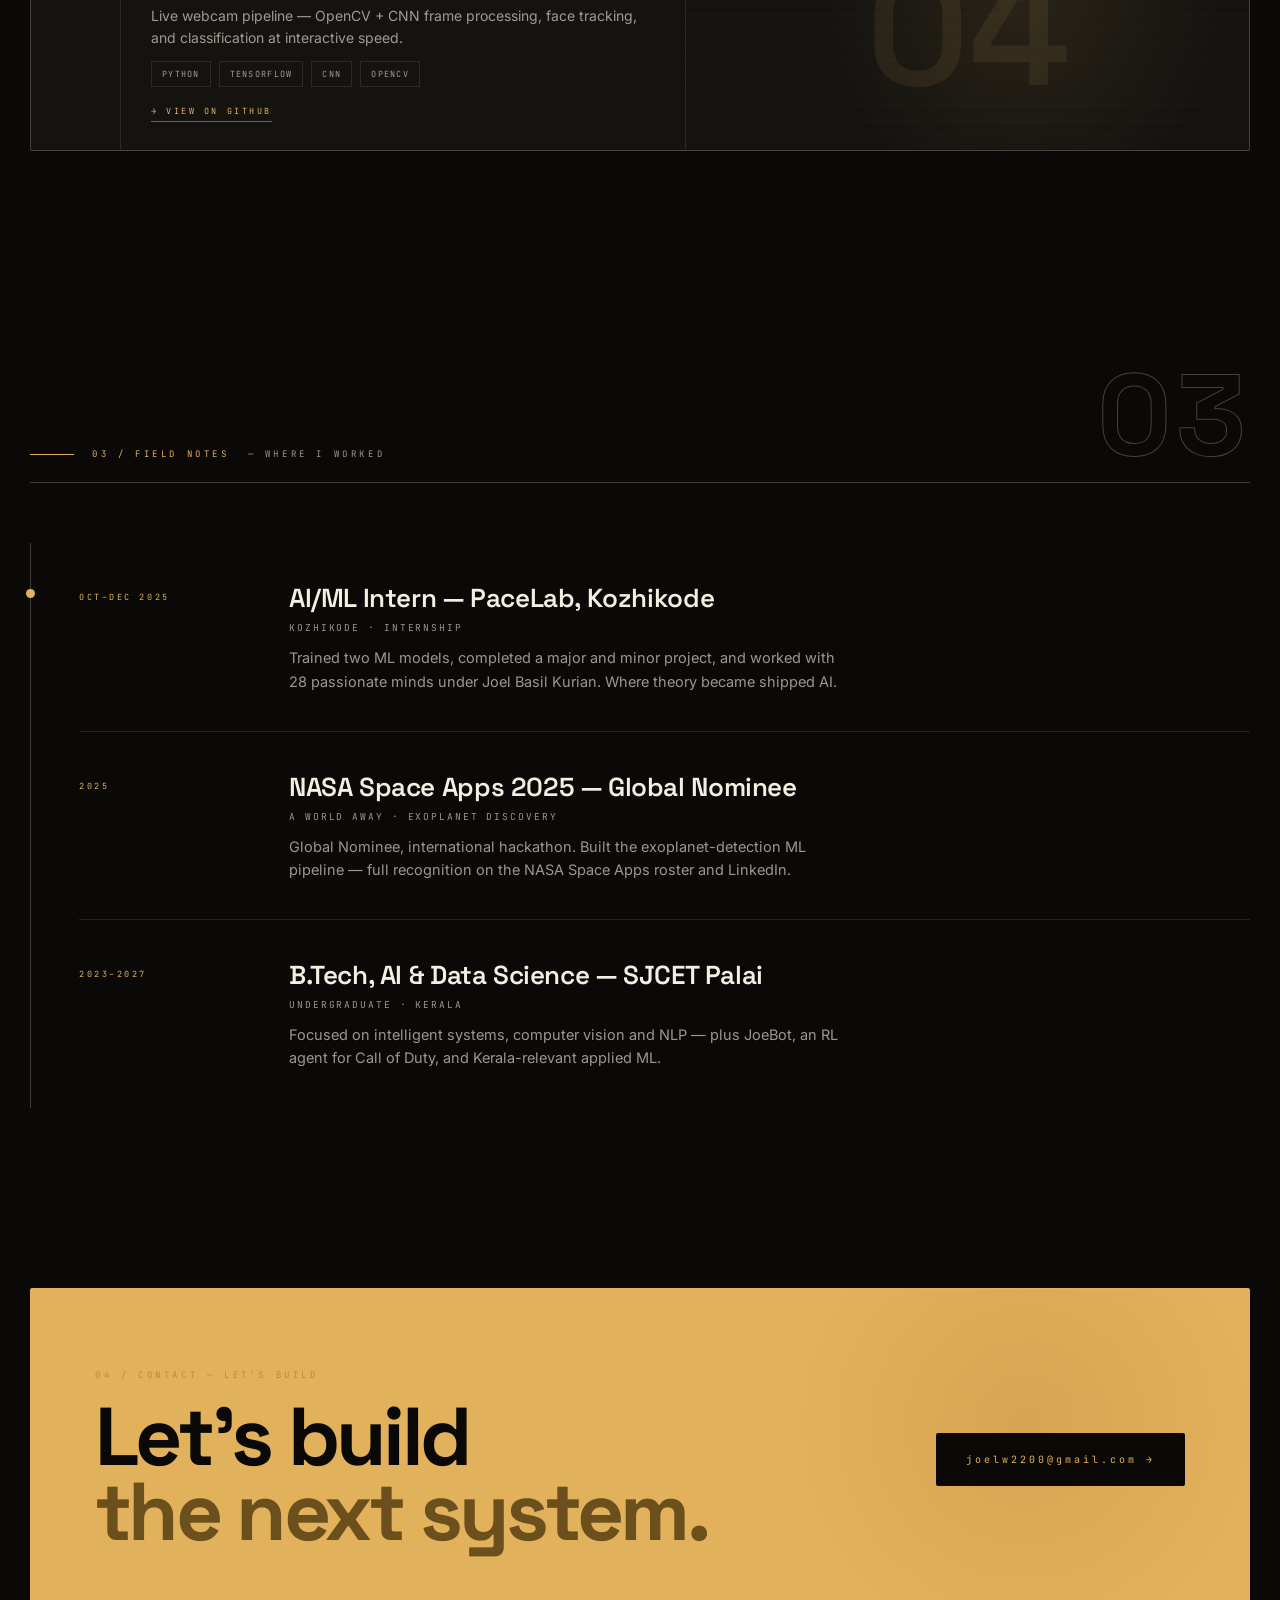
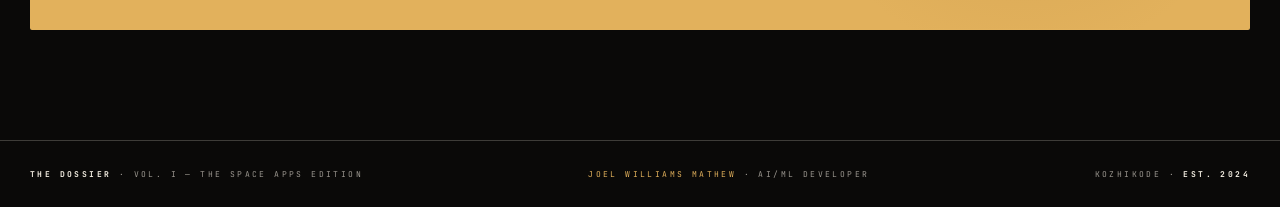
<file: premium-x.html>
<!DOCTYPE html>
<html lang="en" data-theme="dossier">
<head>
<noscript><style>.reveal,.mask{opacity:1 !important;transform:none !important;clip-path:none !important}</style></noscript>
<meta charset="UTF-8" />
<meta name="viewport" content="width=device-width, initial-scale=1.0" />
<title>Joel Williams Mathew — AI/ML Engineer | The Dossier</title>
<meta name="description" content="Joel Williams Mathew — AI/ML Engineer. Kerala, India. B.Tech AI & Data Science at SJCET Palai. NASA Space Apps 2025 Nominee. Open to AI/ML internships." />
<meta name="theme-color" content="#0A0908">
<link rel="icon" href="assets/favicon.png?v=2" type="image/png">
<link rel="preconnect" href="https://fonts.googleapis.com">
<link rel="preconnect" href="https://fonts.gstatic.com" crossorigin>
<link href="https://fonts.googleapis.com/css2?family=Space+Grotesk:wght@400;500;600;700&family=Inter:wght@400;500;600;800&family=JetBrains+Mono:wght@400;500;600&family=Playfair+Display:ital,wght@0,700;0,900;1,600;1,900&display=swap" rel="stylesheet">
<style>
:root{
  --ink:#0A0908;
  --panel:#141310;
  --panel2:#1A1815;
  --line:rgba(245,239,227,.10);
  --line2:rgba(245,239,227,.22);
  --paper:#F5EFE3;
  --dim:rgba(245,239,227,.62);
  --amber:#E2B15C;
  --amber-deep:#B8893F;
  --amber-soft:rgba(226,177,92,.13);
  --mono:'JetBrains Mono',monospace;
  --sans:'Inter',system-ui,sans-serif;
  --disp:'Space Grotesk',system-ui,sans-serif;
  --serif:'Playfair Display',Georgia,serif;
}
*{margin:0;padding:0;box-sizing:border-box}
html{background:var(--ink);color-scheme:dark;scroll-behavior:smooth}
body{background:var(--ink);color:var(--paper);font-family:var(--sans);-webkit-font-smoothing:antialiased;overflow-x:hidden}
::selection{background:var(--amber);color:var(--ink)}

/* ambient */
body::before{content:"";position:fixed;top:-25vh;left:20vw;width:80vmax;height:80vmax;background:radial-gradient(circle,rgba(226,177,92,.06),transparent 55%);z-index:0;pointer-events:none}
body::after{content:"";position:fixed;bottom:-30vh;right:-15vw;width:60vmax;height:60vmax;background:radial-gradient(circle,rgba(226,177,92,.045),transparent 55%);z-index:0;pointer-events:none}

/* skip link */
.skip{position:absolute;top:-40px;left:10px;background:var(--amber);color:var(--ink);text-decoration:none;font-family:var(--mono);font-size:11px;letter-spacing:.2em;padding:10px 14px;z-index:999}
.skip:focus{top:10px}

/* ============ NAV ============ */
.nav{position:fixed;top:0;left:0;right:0;z-index:60;backdrop-filter:blur(14px);background:rgba(10,9,8,.55);border-bottom:1px solid var(--line)}
.nav-inner{max-width:1360px;margin:0 auto;height:62px;display:flex;align-items:center;justify-content:space-between;padding:0 30px}
.brand{font-family:var(--mono);font-size:11px;letter-spacing:.3em;color:var(--paper);text-decoration:none;display:flex;align-items:center;gap:12px}
.brand i{display:block;width:7px;height:7px;border-radius:50%;background:var(--amber);box-shadow:0 0 12px var(--amber);animation:pulse 2s infinite}
@keyframes pulse{0%,100%{opacity:1;transform:scale(1)}50%{opacity:.4;transform:scale(.7)}}
.brand b{color:var(--amber);font-weight:600}
.nav-links{display:flex;gap:0;list-style:none}
.nav-links a{position:relative;color:var(--dim);text-decoration:none;font-size:11px;font-weight:500;letter-spacing:.22em;text-transform:uppercase;padding:8px 18px;transition:color .25s}
.nav-links a::after{content:"";position:absolute;left:18px;right:18px;bottom:2px;height:1.5px;background:var(--amber);transform:scaleX(0);transform-origin:left;transition:transform .35s cubic-bezier(.2,.9,.2,1)}
.nav-links a:hover{color:var(--paper)}
.nav-links a:hover::after{transform:scaleX(1)}
.nav-cta{font-family:var(--mono);font-size:9.5px;letter-spacing:.28em;color:var(--ink);background:var(--amber);text-decoration:none;padding:12px 20px;border-radius:2px;white-space:nowrap;transition:background .3s,transform .3s}
.nav-cta:hover{background:#E9C177;transform:translateY(-1px)}
.nav-cta.ghost{background:transparent;color:var(--paper);border:1px solid var(--line2)}

/* ============ HERO ============ */
.hero{position:relative;min-height:100vh;display:flex;flex-direction:column;justify-content:center;overflow:hidden}
.hero-bg{position:absolute;inset:0}
.hero-bg img{width:100%;height:100%;object-fit:cover;object-position:62% 20%;filter:grayscale(.35) contrast(1.05) brightness(.62);opacity:.95}
.hero-scrim{position:absolute;inset:0;background:linear-gradient(95deg,var(--ink) 0%,rgba(10,9,8,.92) 38%,rgba(10,9,8,.45) 62%,rgba(10,9,8,.05) 100%),linear-gradient(0deg,var(--ink) 0%,transparent 28%)}
.hero-inner{position:relative;z-index:2;max-width:1360px;margin:0 auto;width:100%;padding:96px 30px 30px}
.eyebrow{display:flex;align-items:center;gap:18px;font-family:var(--mono);font-size:9px;letter-spacing:.42em;color:var(--amber);margin-bottom:30px}
.eyebrow .dot{width:6px;height:6px;border-radius:50%;background:var(--amber);box-shadow:0 0 13px var(--amber);animation:pulse 2s infinite}
.eyebrow span span{color:rgba(245,239,227,.55)}
.eyebrow em{font-style:normal;color:rgba(245,239,227,.55)}
.kicker{font-family:var(--mono);font-size:9.5px;letter-spacing:.42em;color:var(--dim);text-transform:uppercase;margin-bottom:18px}
.kicker b{color:var(--amber);font-weight:500}
.name{font-family:var(--disp);font-weight:700;font-size:clamp(58px,9.8vw,128px);line-height:.9;letter-spacing:-.05em;margin-left:-0.05em}
.name .l{display:block}
.name .s1{color:#F5EFE3;clip-path:polygon(0 0,0 100%,0 100%)}
.name .s2{color:transparent;-webkit-text-stroke:1.2px #F5EFE3}
.name .s3{color:var(--amber);font-style:italic;font-family:var(--serif);font-weight:900}
.name .s3 i{font-style:italic}
/* reveal */
.reveal{opacity:0;transform:translateY(38px);filter:blur(10px);animation:rise .9s cubic-bezier(.2,.9,.25,1) forwards}
.reveal.d1{animation-delay:.08s}.reveal.d2{animation-delay:.18s}.reveal.d3{animation-delay:.28s}.reveal.d4{animation-delay:.38s}.reveal.d5{animation-delay:.5s}
@keyframes rise{to{opacity:1;transform:none;filter:none}}
.role{margin-top:26px;max-width:46ch;color:rgba(245,239,227,.82);font-size:17px;line-height:1.55}
.role strong{color:#fff;border-bottom:1px solid var(--amber)}
.meta-row{display:flex;align-items:center;gap:26px;margin-top:30px;flex-wrap:wrap;font-family:var(--mono);font-size:9.5px;letter-spacing:.18em;color:rgba(245,239,227,.5)}
.meta-row b{color:var(--amber);font-weight:500}
.cta-row{display:flex;gap:14px;margin-top:36px;flex-wrap:wrap}
.btn{text-decoration:none;font-family:var(--mono);font-size:10px;letter-spacing:.26em;padding:16px 28px;border-radius:2px;display:inline-flex;align-items:center;gap:12px;transition:all .3s;text-transform:uppercase}
.btn.amber{background:var(--amber);color:var(--ink);box-shadow:0 14px 44px rgba(226,177,92,.28)}
.btn.amber:hover{transform:translateY(-2px);background:#E9C177;box-shadow:0 18px 56px rgba(226,177,92,.34)}
.btn.ghost{border:1px solid var(--line2);color:var(--paper)}
.btn.ghost:hover{border-color:var(--amber);color:var(--amber)}
.scroll{position:absolute;bottom:104px;left:30px;z-index:3;display:flex;align-items:center;gap:18px}
.scroll-line{position:relative;width:1px;height:54px;background:rgba(245,239,227,.18);overflow:hidden}
.scroll-line::after{content:"";position:absolute;top:-12px;left:-1px;width:3px;height:14px;background:var(--amber);box-shadow:0 0 8px var(--amber);animation:drop 2.2s cubic-bezier(.4,0,.2,1) infinite}
@keyframes drop{0%{top:-14px;opacity:0}25%{opacity:1}100%{top:120%;opacity:0}}
.scroll-txt{font-family:var(--mono);font-size:8.5px;letter-spacing:.42em;color:rgba(245,239,227,.55)}

/* hero strip (trusted creds) */
.strip{position:absolute;bottom:0;left:0;right:0;z-index:3;border-top:1px solid var(--line);border-bottom:1px solid var(--line);background:rgba(10,9,8,.4);backdrop-filter:blur(8px)}
.strip-inner{max-width:1360px;margin:0 auto;display:flex;justify-content:space-between;padding:16px 30px;font-family:var(--mono);font-size:9px;letter-spacing:.22em;color:rgba(245,239,227,.5);flex-wrap:wrap;gap:14px}
.strip-inner span{display:flex;align-items:baseline;gap:10px}
.strip-inner b{color:#F5EFE3;font-weight:500}

/* ============ SECTIONS ============ */
section{padding:110px 30px;position:relative}
.wrap{max-width:1360px;margin:0 auto;position:relative}
.kicker{display:flex;justify-content:space-between;align-items:end;gap:30px;border-bottom:1px solid var(--line2);padding-bottom:22px;margin-bottom:60px}
.kicker .k-label{display:flex;align-items:center;gap:18px;font-family:var(--mono);font-size:9px;letter-spacing:.4em;color:var(--amber)}
.kicker .k-label::before{content:"";width:44px;height:1px;background:var(--amber)}
h2.sec-title{font-family:var(--disp);font-weight:700;font-size:clamp(40px,5.4vw,72px);line-height:.98;letter-spacing:-.04em;max-width:18ch}
h2.sec-title em{color:transparent;-webkit-text-stroke:1px var(--amber)}
h2.sec-title i{color:var(--amber);font-style:normal}
.kicker .k-num{font-family:var(--disp);font-weight:700;font-size:clamp(72px,9vw,120px);line-height:.78;color:transparent;-webkit-text-stroke:1px rgba(245,239,227,.25)}

/* ============ ABOUT ============ */
.about-grid{display:grid;grid-template-columns:1fr 1fr;gap:70px;align-items:stretch}
.portrait-frame{position:relative;overflow:hidden;border:1px solid var(--line2);border-radius:2px;min-height:480px}
.portrait-frame img{width:100%;height:100%;object-fit:cover;object-position:center 12%;filter:grayscale(.5) contrast(1.08)}
.portrait-frame::after{content:"";position:absolute;inset:0;background:linear-gradient(180deg,transparent 62%,rgba(10,9,8,.78) 100%)}
.portrait-cap{position:absolute;bottom:20px;left:20px;right:20px;z-index:1;display:flex;justify-content:space-between;align-items:end;font-family:var(--mono);color:#F5EFE3;font-size:8.5px;letter-spacing:.24em}
.portrait-cap b{color:var(--amber)}
.about-copy{display:flex;flex-direction:column;gap:18px}
.about-kick{font-family:var(--mono);font-size:9px;letter-spacing:.42em;color:var(--amber)}
.about-copy h3{font-family:var(--disp);font-weight:600;font-size:34px;line-height:1.04;letter-spacing:-.025em;max-width:20ch}
.about-copy h3 em{color:var(--amber);font-style:normal}
.about-copy p{font-size:16.5px;line-height:1.65;color:var(--dim);max-width:48ch}
.about-copy p strong{color:#fff}
.about-facts{display:flex;flex-direction:column;margin-top:8px}
.fact{display:grid;grid-template-columns:160px 1fr;border-bottom:1px solid var(--line);padding:15px 0}
.fact:last-child{border-bottom:0}
.fact dt{font-family:var(--mono);font-size:8.5px;letter-spacing:.28em;color:var(--amber);padding-top:3px}
.fact dd{font-size:14px;color:var(--paper)}

/* ============ CASES ============ */
.case{display:grid;grid-template-columns:90px 1fr 1fr;border:1px solid var(--line2);border-radius:2px;overflow:hidden;background:var(--panel);transition:transform .35s,border-color .35s}
.case:hover{transform:translateY(-3px);border-color:rgba(226,177,92,.45)}
.case + .case{margin-top:14px}
.case-num{font-family:var(--disp);font-weight:600;font-size:56px;line-height:1;color:transparent;-webkit-text-stroke:1px rgba(226,177,92,.6);padding:26px 20px;border-right:1px solid var(--line)}
.case-body{padding:26px 30px;display:flex;flex-direction:column;gap:12px}
.case-tag{font-family:var(--mono);font-size:8.5px;letter-spacing:.35em;color:var(--amber)}
.case-title{font-family:var(--disp);font-weight:600;font-size:32px;letter-spacing:-.02em;line-height:1.05}
.case-desc{color:var(--dim);font-size:14px;line-height:1.55}
.case-tags{display:flex;gap:8px;flex-wrap:wrap}
.case-tags span{font-family:var(--mono);font-size:8.5px;letter-spacing:.15em;color:var(--dim);border:1px solid var(--line);padding:6px 10px}
.case-link{align-self:start;margin-top:6px;font-family:var(--mono);font-size:8.5px;letter-spacing:.3em;color:var(--amber);text-decoration:none;border-bottom:1px solid rgba(226,177,92,.5);padding-bottom:4px}
.case-link:hover{color:#E9C177;border-color:#E9C177}
.case-side{position:relative;border-left:1px solid var(--line);display:grid;place-items:center;background:radial-gradient(circle at 60% 40%,rgba(226,177,92,.1),transparent 55%);min-height:240px;overflow:hidden}
.case-side span{font-family:var(--disp);font-weight:600;font-size:160px;color:rgba(226,177,92,.09);user-select:none}
.case-side::after{content:"";position:absolute;inset:0;background:repeating-linear-gradient(0deg,transparent 0 14px,rgba(255,255,255,.015) 14px 15px)}

/* ============ EXPERIENCE ============ */
.exp{display:grid;grid-template-columns:150px 1fr;gap:60px;padding:38px 0;border-bottom:1px solid var(--line)}
.exp:last-child{border-bottom:0}
.exp-date{font-family:var(--mono);font-size:8.5px;letter-spacing:.3em;color:var(--amber);padding-top:10px}
.exp-role{font-family:var(--disp);font-weight:600;font-size:26px;letter-spacing:-.015em}
.exp-org{font-family:var(--mono);font-size:9.5px;letter-spacing:.2em;color:var(--dim);margin-top:6px}
.exp-body{margin-top:12px;color:var(--dim);font-size:14.5px;line-height:1.6;max-width:62ch}
.exp-line{position:relative;border-left:1px solid var(--line2);padding-left:48px}
.exp-line::before{content:"";position:absolute;left:-5px;top:46px;width:9px;height:9px;border-radius:50%;background:var(--amber)}

/* ============ CONTACT PANEL ============ */
.contact{padding:70px 30px 110px}
.contact-panel{position:relative;overflow:hidden;border:1px solid rgba(226,177,92,.4);border-radius:2px;padding:80px 64px;background:var(--amber);color:var(--ink);display:flex;align-items:center;justify-content:space-between;gap:50px}
.contact-panel::after{content:"";position:absolute;top:0;right:0;width:46%;height:100%;background:radial-gradient(circle at 60% 40%,rgba(184,137,63,.3),transparent 60%)}
.contact-inner{position:relative;z-index:1;max-width:720px}
.contact-k{font-family:var(--mono);font-size:9px;letter-spacing:.4em;color:var(--amber-deep)}
.contact-big{font-family:var(--disp);font-weight:700;font-size:clamp(40px,6.6vw,82px);line-height:.92;letter-spacing:-.045em;margin-top:18px;color:#0A0908}
.contact-big em{color:#6b4f1c;font-style:normal}
.contact-cta{position:relative;z-index:1;display:inline-flex;align-items:center;gap:12px;background:var(--ink);color:var(--amber);text-decoration:none;font-family:var(--mono);font-size:10px;letter-spacing:.3em;padding:20px 30px;border-radius:2px;white-space:nowrap;transition:transform .3s}
.contact-cta:hover{transform:translateY(-2px)}

/* ============ FOOTER ============ */
.foot{border-top:1px solid var(--line2);padding:28px 30px;display:flex;justify-content:space-between;flex-wrap:wrap;gap:18px;font-family:var(--mono);font-size:8px;letter-spacing:.3em;color:var(--dim)}
.foot b{color:var(--paper)}
.foot span em{color:var(--amber);font-style:normal}

@media (max-width:1024px){
  .nav-links{display:none}
  .about-grid{grid-template-columns:1fr;gap:40px}
  .case{grid-template-columns:64px 1fr;gap:0}
  .case-side{display:none}
  .exp{grid-template-columns:1fr;gap:10px}
  .exp-line{padding-left:24px}
  .contact-panel{flex-direction:column;padding:52px 28px;align-items:start}
}
</style>
</head>
<body>
<a class="skip" href="#about">SKIP TO CONTENT</a>

<header class="nav">
  <div class="nav-inner">
    <a class="brand" href="#top">JOEL<b>·</b>WILLIAMS MATHEW</a>
    <ul class="nav-links">
      <li><a href="#about">About</a></li>
      <li><a href="#work">Work</a></li>
      <li><a href="#experience">Experience</a></li>
      <li><a href="#contact">Contact</a></li>
    </ul>
    <a class="nav-cta" href="mailto:joelw2200@gmail.com">HIRE ME</a>
  </div>
</header>

<!-- ============ HERO — THE DOSSIER ============ -->
<header class="hero" id="top">
  <div class="hero-bg"><img src="assets/hero-cinematic.jpg" alt="Joel Williams Mathew at a mountain overlook, coding at sunrise"></div>
  <div class="hero-scrim"></div>

  <div class="hero-inner">
    <p class="eyebrow"><span class="dot"></span><span>OPEN TO AI/ML INTERNSHIPS <em>· KOZHIKODE · REMOTE OK</em></span></p>
    <p class="kicker reveal d1">VOL. I — THE <b>DOSSIER</b></p>
    <h1 class="name">
      <span class="l s1 reveal d1">Joel</span>
      <span class="l s2 reveal d2">Williams</span>
      <span class="l s3 reveal d3"><em>Mathew.</em></span>
    </h1>
    <p class="role reveal d4">AI/ML Developer building <strong>working intelligence</strong> — exoplanet discovery, crop intelligence and agentic systems. B.Tech <strong>AI &amp; DS</strong>, SJCET Palai.</p>
    <div class="meta-row reveal d4">
      <span><b>NASA</b> SPACE APPS ’25</span>
      <span><b>1.4K</b> LINKEDIN</span>
      <span><b>25+</b> REPOS</span>
      <span><b>460+</b> CONTRIBUTIONS</span>
    </div>
    <div class="cta-row reveal d5">
      <a class="btn amber" href="#work">VIEW THE WORK →</a>
      <a class="btn ghost" href="mailto:joelw2200@gmail.com">GET IN TOUCH</a>
    </div>
  </div>

  <div class="scroll" aria-hidden="true">
    <div class="scroll-line"></div>
    <p class="scroll-txt">SCROLL</p>
  </div>

  <div class="strip" aria-hidden="true">
    <div class="strip-inner">
      <span><b>B.TECH</b> AI &amp; DS · SJCET PALAI</span>
      <span><b>NASA</b> SPACE APPS NOMINEE</span>
      <span><b>EXPERIENCE</b> COGNIFYZ · PACELAB</span>
      <span><b>EST.</b> 2024 · KOZHIKODE</span>
    </div>
  </div>
</header>

<!-- ============ 01 ABOUT — THE DOSSIER ============ -->
<section id="about">
  <div class="wrap">
    <div class="kicker">
      <p class="k-label">01 / THE DOSSIER <span style="color:var(--dim)">— WHO I AM</span></p>
      <span class="k-num">01</span>
    </div>

    <div class="about-grid">
      <figure class="portrait-frame">
        <img src="assets/joel-profile.jpg" alt="Joel Williams Mathew, AI/ML Developer, SJCET Palai">
        <figcaption class="portrait-cap"><span><b>JOEL W. MATHEW</b> — AI/ML</span><span>KOZHIKODE · 2024</span></figcaption>
      </figure>

      <div class="about-copy">
        <p class="about-kick">FILE NO. 004 — AI &amp; DATA SCIENCE</p>
        <h3>An AI/ML developer shipping <em>working intelligence,</em> not slides.</h3>
        <p>Enthusiastic and driven B.Tech student in <strong>Artificial Intelligence and Data Science</strong> from Kozhikode, Kerala. I build real-world systems with AI, ML and prompt engineering — exoplanet pipelines for NASA Space Apps 2025, crop-disease diagnosis, RAG agents and computer vision.</p>
        <p>Currently exploring <strong>Computer Vision</strong>, <strong>NLP</strong>, and <strong>Prompt Engineering</strong> — also JoeBot, an RL agent for Call of Duty that taught me reward shaping the hard way.</p>
        <dl class="about-facts">
          <div class="fact"><dt>NAME</dt><dd>Joel Williams Mathew</dd></div>
          <div class="fact"><dt>ROLE</dt><dd>AI/ML Developer</dd></div>
          <div class="fact"><dt>EDUCATION</dt><dd>B.Tech AI &amp; DS — SJCET Palai (2023–2027)</dd></div>
          <div class="fact"><dt>INTERNSHIP</dt><dd>ML Intern — Cognifyz · PaceLab, Kozhikode</dd></div>
          <div class="fact"><dt>NOTABLE</dt><dd>NASA Space Apps 2025 Nominee · 1st Prize Spectra 3.0</dd></div>
          <div class="fact"><dt>NOW</dt><dd>Open to AI/ML internships — Kozhikode · remote ok</dd></div>
        </dl>
      </div>
    </div>
  </div>
</section>

<!-- ============ 02 WORK — CASES ============ -->
<section id="work">
  <div class="wrap">
    <div class="kicker">
      <p class="k-label">02 / SELECTED WORK <span style="color:var(--dim)">— FOUR CASES</span></p>
      <span class="k-num">02</span>
    </div>

    <article class="case">
      <div class="case-num">01</div>
      <div class="case-body">
        <p class="case-tag">NASA SPACE APPS 2025</p>
        <h3 class="case-title">A World Away</h3>
        <p class="case-desc">Machine-learning pipeline to detect and characterize exoplanets from astronomical data. Presented at NASA Space Apps 2025 — Global Nominee.</p>
        <div class="case-tags"><span>PYTHON</span><span>ML</span><span>DATA VIZ</span></div>
        <a class="case-link" href="https://github.com/Joel-Williams-Mathew">→ VIEW ON GITHUB</a>
      </div>
      <div class="case-side" aria-hidden="true"><span>01</span></div>
    </article>

    <article class="case">
      <div class="case-num">02</div>
      <div class="case-body">
        <p class="case-tag">AGTECH + VISION</p>
        <h3 class="case-title">Plant Disease Intelligence</h3>
        <p class="case-desc">CNN-based diagnosis identifying plant diseases from leaf imagery, served through a React interface for farmers.</p>
        <div class="case-tags"><span>PYTHON</span><span>TENSORFLOW</span><span>CNN</span><span>REACT</span></div>
        <a class="case-link" href="https://github.com/Joel-Williams-Mathew">→ VIEW ON GITHUB</a>
      </div>
      <div class="case-side" aria-hidden="true"><span>02</span></div>
    </article>

    <article class="case">
      <div class="case-num">03</div>
      <div class="case-body">
        <p class="case-tag">LLM / AGENTIC</p>
        <h3 class="case-title">RAG AI Agent</h3>
        <p class="case-desc">A LangChain-powered agent grounding LLM answers in your knowledge base — embeddings, vector search and conversational reasoning.</p>
        <div class="case-tags"><span>PYTHON</span><span>LLMs</span><span>LANGCHAIN</span><span>RAG</span></div>
        <a class="case-link" href="https://github.com/Joel-Williams-Mathew">→ VIEW ON GITHUB</a>
      </div>
      <div class="case-side" aria-hidden="true"><span>03</span></div>
    </article>

    <article class="case">
      <div class="case-num">04</div>
      <div class="case-body">
        <p class="case-tag">COMPUTER VISION</p>
        <h3 class="case-title">Emotion Detection System</h3>
        <p class="case-desc">Live webcam pipeline — OpenCV + CNN frame processing, face tracking, and classification at interactive speed.</p>
        <div class="case-tags"><span>PYTHON</span><span>TENSORFLOW</span><span>CNN</span><span>OPENCV</span></div>
        <a class="case-link" href="https://github.com/Joel-Williams-Mathew">→ VIEW ON GITHUB</a>
      </div>
      <div class="case-side" aria-hidden="true"><span>04</span></div>
    </article>
  </div>
</section>

<!-- ============ 03 EXPERIENCE — FIELD NOTES ============ -->
<section id="experience">
  <div class="wrap">
    <div class="kicker">
      <p class="k-label">03 / FIELD NOTES <span style="color:var(--dim)">— WHERE I WORKED</span></p>
      <span class="k-num">03</span>
    </div>
    <div class="exp-line">
      <div class="exp">
        <div class="exp-date">OCT–DEC 2025</div>
        <div>
          <h3 class="exp-role">AI/ML Intern — PaceLab, Kozhikode</h3>
          <p class="exp-org">KOZHIKODE · INTERNSHIP</p>
          <p class="exp-body">Trained two ML models, completed a major and minor project, and worked with 28 passionate minds under Joel Basil Kurian. Where theory became shipped AI.</p>
        </div>
      </div>
      <div class="exp">
        <div class="exp-date">2025</div>
        <div>
          <h3 class="exp-role">NASA Space Apps 2025 — Global Nominee</h3>
          <p class="exp-org">A WORLD AWAY · EXOPLANET DISCOVERY</p>
          <p class="exp-body">Global Nominee, international hackathon. Built the exoplanet-detection ML pipeline — full recognition on the NASA Space Apps roster and LinkedIn.</p>
        </div>
      </div>
      <div class="exp">
        <div class="exp-date">2023–2027</div>
        <div>
          <h3 class="exp-role">B.Tech, AI &amp; Data Science — SJCET Palai</h3>
          <p class="exp-org">UNDERGRADUATE · KERALA</p>
          <p class="exp-body">Focused on intelligent systems, computer vision and NLP — plus JoeBot, an RL agent for Call of Duty, and Kerala-relevant applied ML.</p>
        </div>
      </div>
    </div>
  </div>
</section>

<!-- ============ CONTACT — 04 ============ -->
<section class="contact" id="contact">
  <div class="wrap">
    <div class="contact-panel">
      <div class="contact-inner">
        <p class="contact-k">04 / CONTACT — LET’S BUILD</p>
        <h2 class="contact-big">Let’s build<br><em>the next system.</em></h2>
      </div>
      <a class="contact-cta" href="mailto:joelw2200@gmail.com">joelw2200@gmail.com →</a>
    </div>
  </div>
</section>

<!-- ============ COLOPHON ============ -->
<footer class="foot">
  <span><b>THE DOSSIER</b> · VOL. I — THE SPACE APPS EDITION</span>
  <span><em>JOEL WILLIAMS MATHEW</em> · AI/ML DEVELOPER</span>
  <span>KOZHIKODE · <b>EST. 2024</b></span>
</footer>

</body>
</html>
</file>
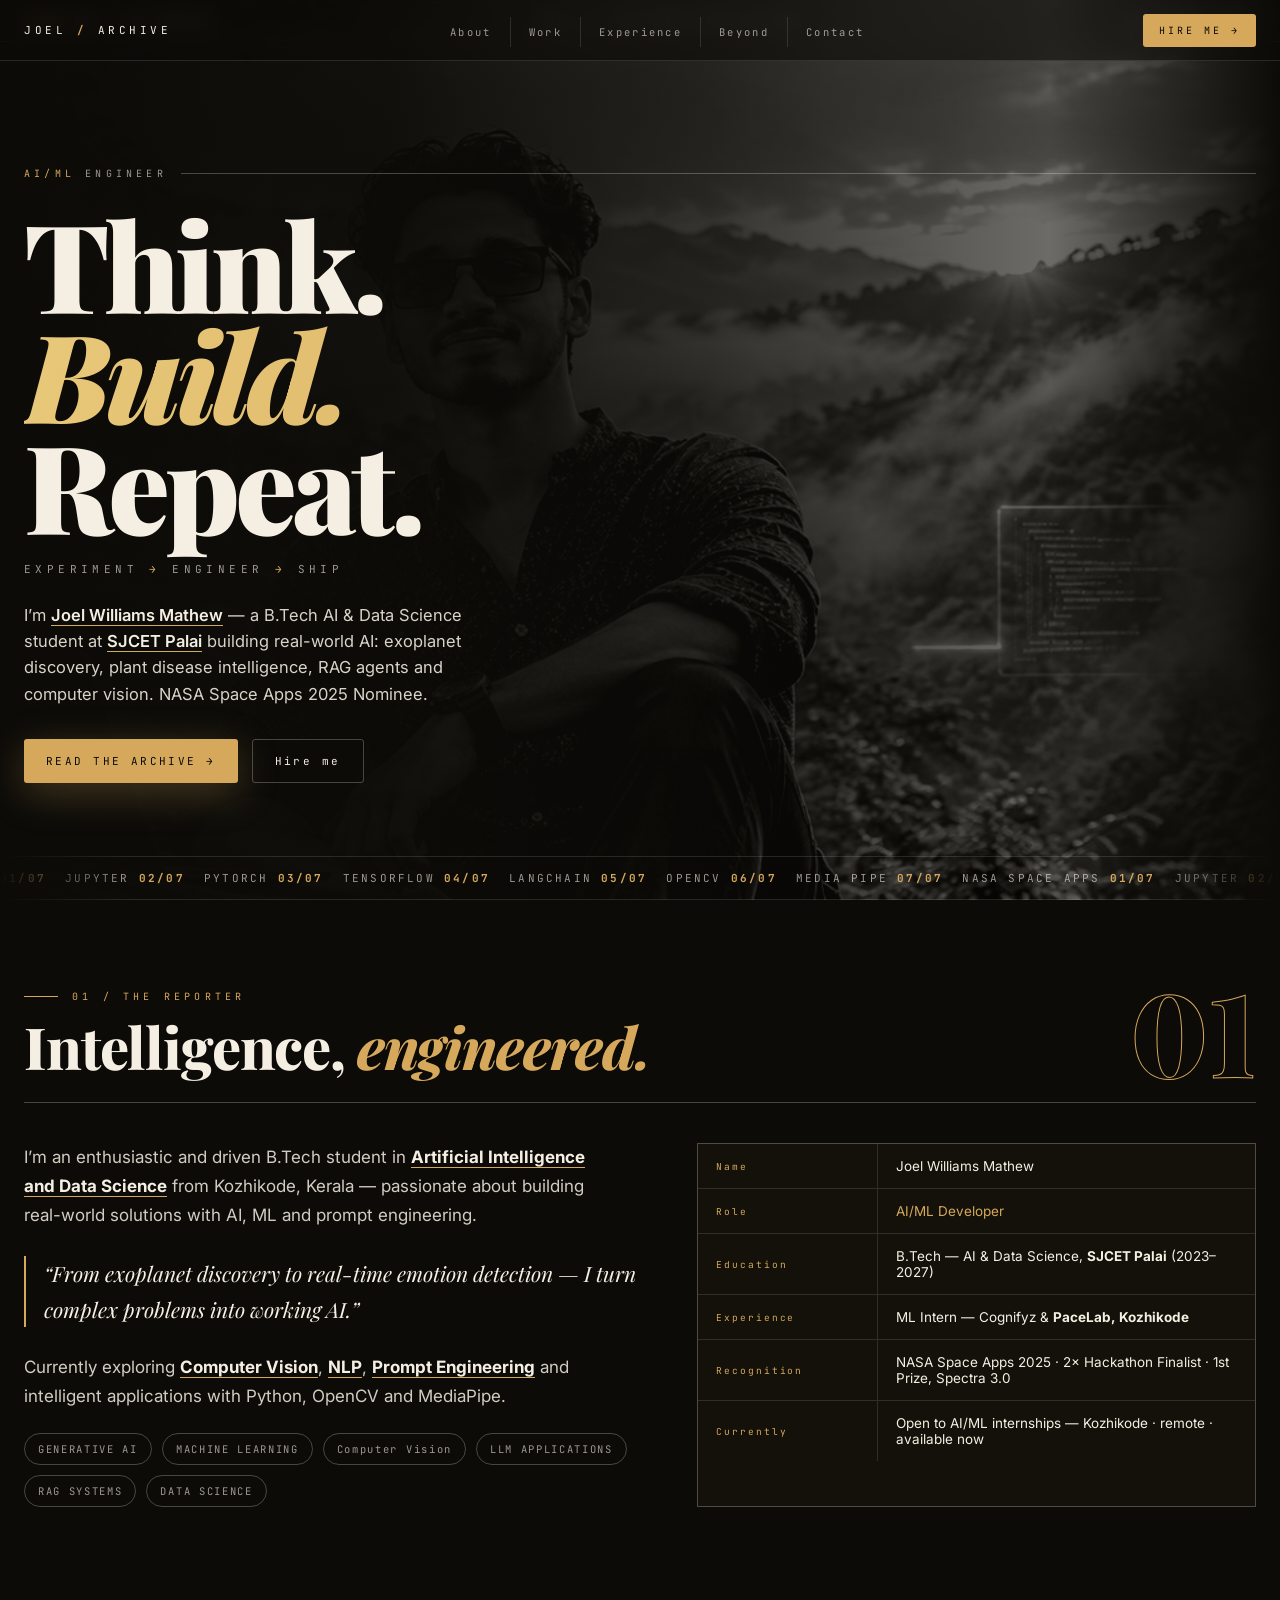
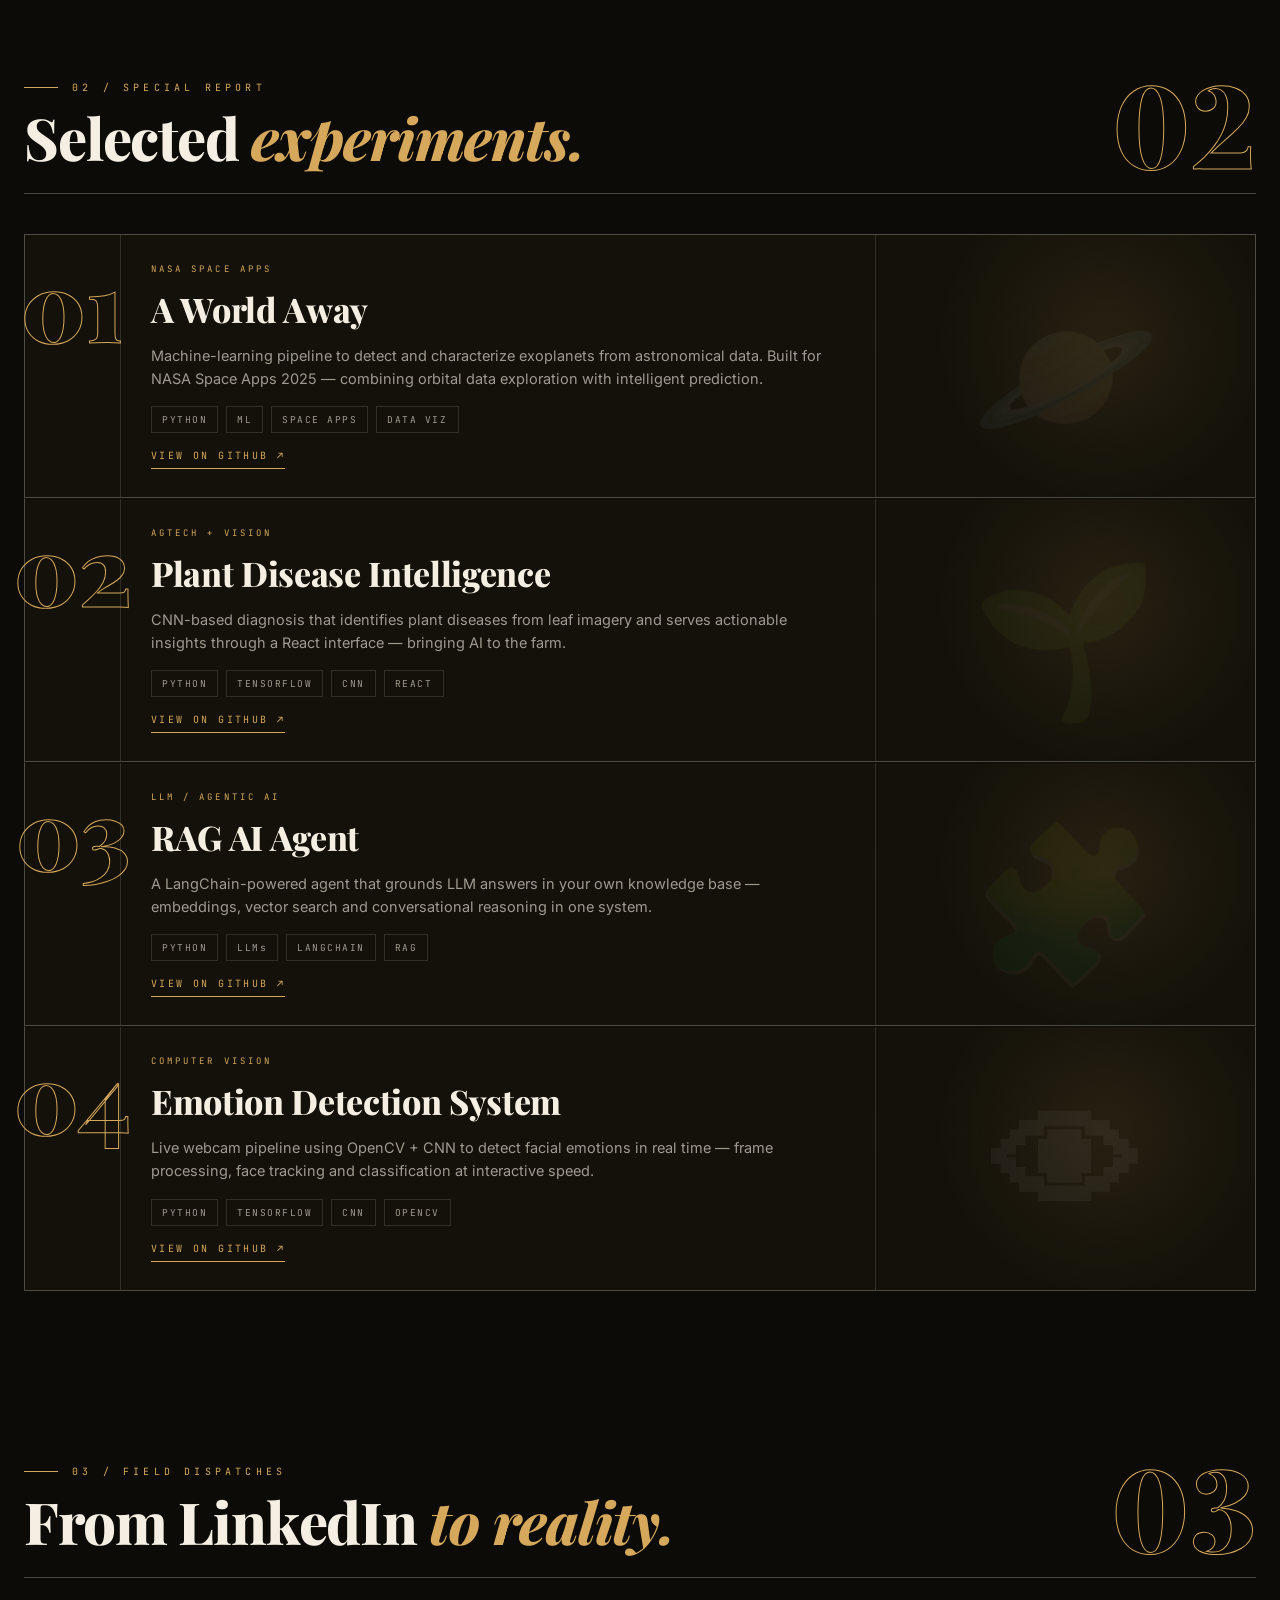
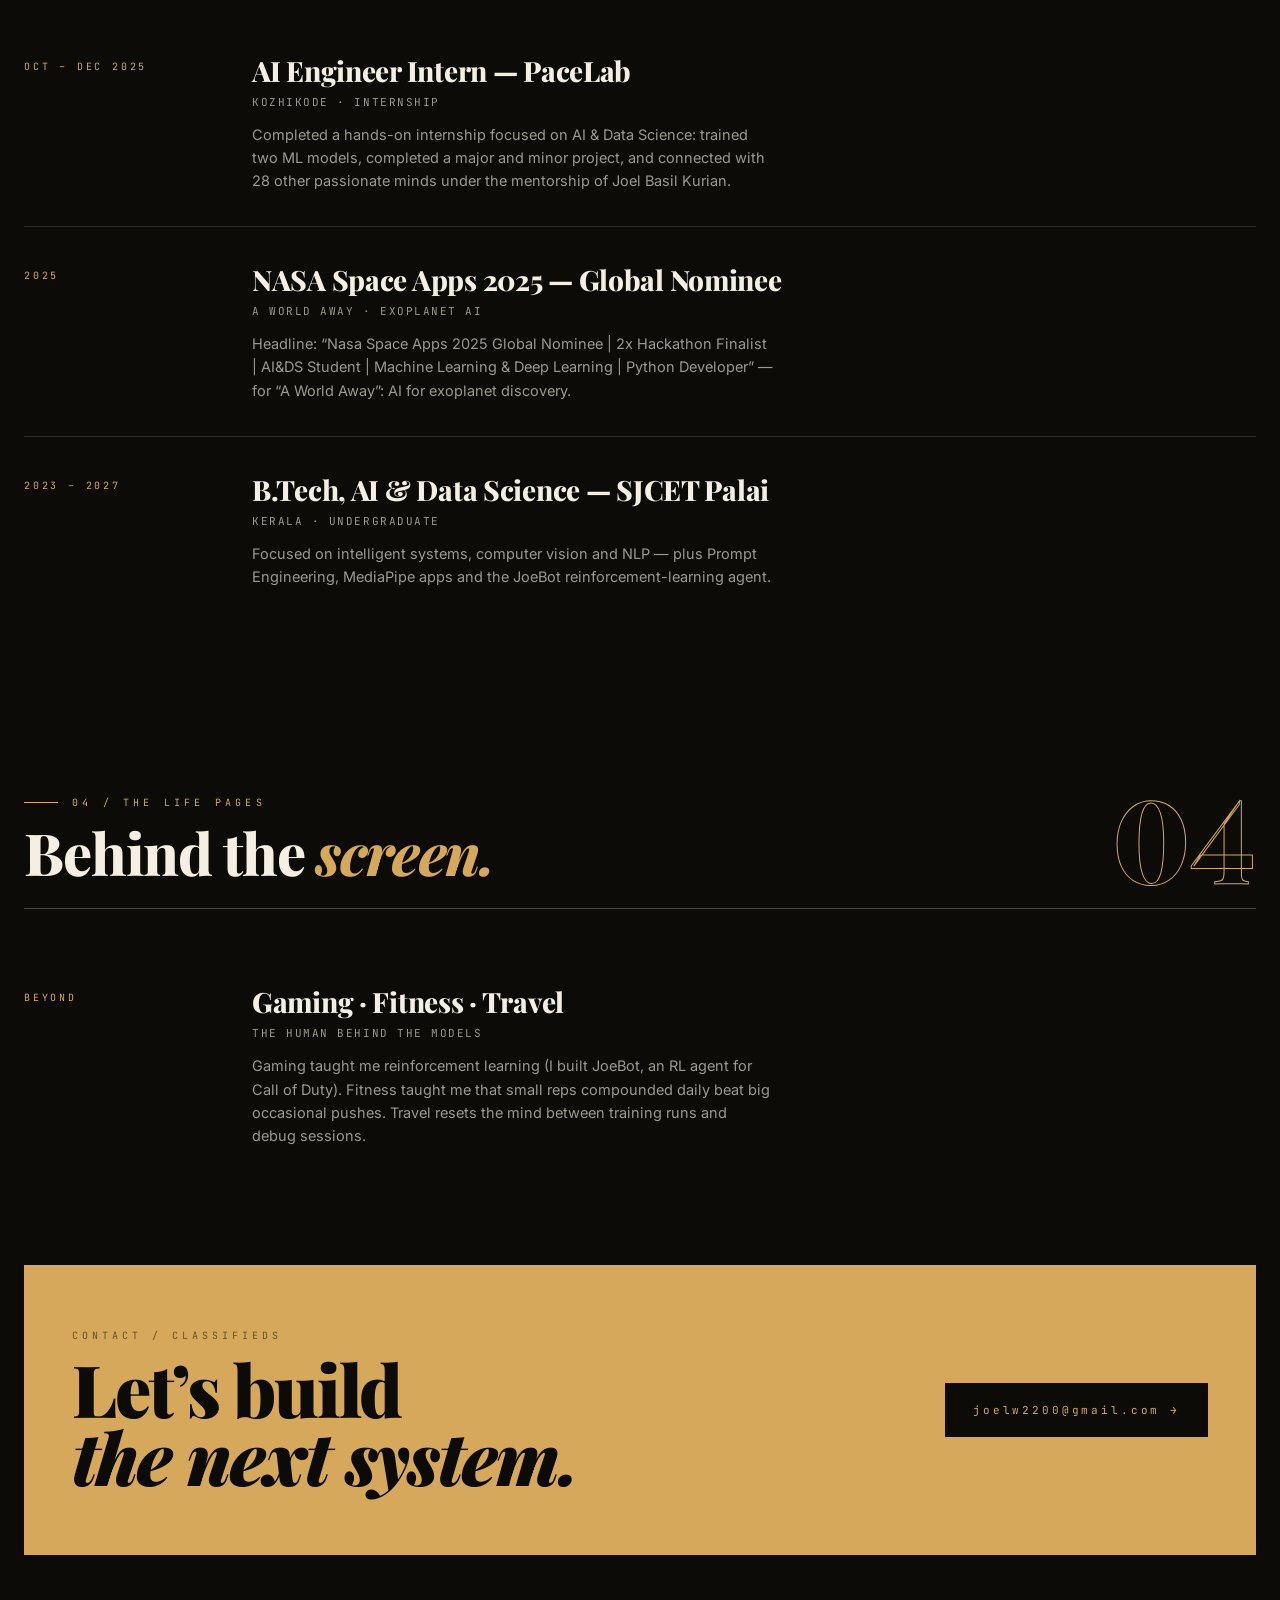
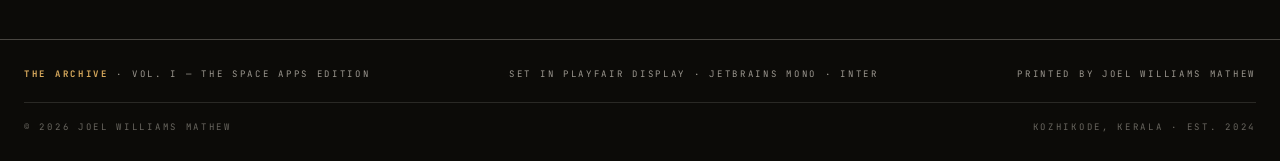
<file: premium.html>
<!DOCTYPE html>
<html lang="en" data-theme="archive">
<head>
<noscript><style>.r{opacity:1 !important;transform:none !important}</style></noscript>
<meta charset="UTF-8" />
<meta name="viewport" content="width=device-width, initial-scale=1.0" />
<title>Joel Williams Mathew — The Archive | AI/ML Developer</title>
<meta name="description" content="Joel Williams Mathew — AI/ML Developer. The Archive, Vol. I, The Space Apps Edition. NASA Space Apps 2025 Nominee. SJCET Palai." />
<meta name="theme-color" content="#0C0B08">
<link rel="icon" href="assets/favicon.png?v=2" type="image/png">
<link rel="preconnect" href="https://fonts.googleapis.com">
<link rel="preconnect" href="https://fonts.gstatic.com" crossorigin>
<link href="https://fonts.googleapis.com/css2?family=Playfair+Display:ital,wght@0,600;0,800;0,900;1,400;1,600&family=Inter:wght@400;500;600&family=JetBrains+Mono:wght@400;500;600&display=swap" rel="stylesheet">
<style>
/* ============ THE ARCHIVE — editorial premium ============ */
:root{
  --ink:#0C0B08;            /* warm near-black */
  --ink2:#131109;           /* panel */
  --paper:#F5EFE3;          /* cream */
  --paper-dim:rgba(245,239,227,.62);
  --paper-faint:rgba(245,239,227,.14);
  --amber:#D6A85C;          /* hairline gold */
  --amber-deep:#B8893F;
  --line:rgba(245,239,227,.13);
  --line2:rgba(245,239,227,.26);
  --mono:'JetBrains Mono',ui-monospace,monospace;
  --serif:'Playfair Display',Georgia,serif;
  --sans:'Inter',system-ui,sans-serif;
}
*{margin:0;padding:0;box-sizing:border-box}
html{scroll-behavior:smooth;background:var(--ink)}
body{background:var(--ink);color:var(--paper);font-family:var(--sans);overflow-x:hidden;-webkit-font-smoothing:antialiased}
::selection{background:var(--amber);color:var(--ink)}

/* frame rules */
.frame{border:1px solid var(--line)}
.rule{border:0;border-top:1px solid var(--line2);margin:0 auto;max-width:1240px}

/* ===== NAV ===== */
.nav{position:fixed;top:0;left:0;right:0;z-index:200;backdrop-filter:blur(10px);background:rgba(12,11,8,.6);border-bottom:1px solid var(--line)}
.nav-inner{max-width:1280px;margin:0 auto;height:60px;display:flex;align-items:center;justify-content:space-between;padding:0 24px}
.logo{font-family:var(--mono);font-size:11px;letter-spacing:.32em;text-decoration:none;color:var(--paper)}
.logo b{color:var(--amber);font-weight:600}
.nav-links{display:flex;gap:0;list-style:none}
.nav-links a{color:var(--paper-dim);text-decoration:none;font-family:var(--mono);font-size:10.5px;letter-spacing:.22em;padding:8px 18px;border-right:1px solid var(--line);transition:color .25s}
.nav-links li:last-child a{border-right:0}
.nav-links a:hover,.nav-links a:focus-visible{color:var(--amber)}
.nav-cta{font-family:var(--mono);font-size:10px;letter-spacing:.3em;color:var(--ink);text-decoration:none;background:var(--amber);padding:10px 16px;border-radius:3px;white-space:nowrap}
.nav-cta:hover{background:#e6c179}

/* ===== HERO ===== */
.hero{min-height:100vh;position:relative;overflow:hidden;display:flex;flex-direction:column}
.hero-bg{position:absolute;inset:0}
.hero-bg img{width:100%;height:100%;object-fit:cover;object-position:64% 26%;filter:grayscale(1) contrast(1.25) brightness(.72);mix-blend-mode:luminosity;opacity:.62}
.hero-veil{position:absolute;inset:0;background:linear-gradient(90deg,var(--ink) 0%,rgba(12,11,8,.94) 30%,rgba(12,11,8,.62) 55%,rgba(12,11,8,.1) 82%,var(--ink) 100%)}
.issue{position:relative;z-index:2;max-width:1280px;margin:0 auto;width:100%;padding:92px 24px 40px;flex:1;display:flex;flex-direction:column;justify-content:center}
.kicker{font-family:var(--mono);font-size:10px;letter-spacing:.42em;color:var(--amber);display:flex;align-items:center;gap:14px;margin-bottom:28px}
.kicker::after{content:"";flex:1;height:1px;background:var(--line2)}
.kicker em{font-style:normal;color:var(--paper-dim)}
.display{font-family:var(--serif);font-weight:900;font-size:clamp(56px,9.6vw,128px);line-height:.9;letter-spacing:-.04em}
.display .y1{display:block;color:var(--paper)}
.display .y2{display:block;font-style:italic;color:transparent;background:linear-gradient(100deg,#E8C879 0%,#D6A85C 30%,#F0DCA4 52%,#B8893F 75%,#D6A85C 100%);background-size:280% auto;-webkit-background-clip:text;background-clip:text;animation:sweep 7s linear infinite}
.display .y3{display:block;color:var(--paper)}
@keyframes sweep{to{background-position:220% center}}
.motto{margin-top:22px;font-family:var(--mono);font-size:11px;letter-spacing:.4em;color:var(--paper-dim);text-transform:uppercase}
.motto b{color:var(--amber);font-weight:600}
.lede{margin-top:26px;max-width:46ch;font-size:16.5px;line-height:1.6;color:rgba(245,239,227,.88)}
.lede strong{color:var(--paper);font-weight:600;border-bottom:1px solid var(--amber)}
.actions{margin-top:32px;display:flex;gap:14px;flex-wrap:wrap}
.btn{display:inline-flex;align-items:center;gap:10px;text-decoration:none;font-family:var(--mono);font-size:11px;letter-spacing:.22em;padding:14px 22px;border-radius:3px;transition:transform .3s, box-shadow .3s}
.btn.primary{background:var(--amber);color:var(--ink);box-shadow:0 10px 40px rgba(214,168,92,.28)}
.btn.ghost{border:1px solid var(--line2);color:var(--paper)}
.btn.ghost:hover{border-color:var(--amber);color:var(--amber)}
.btn:hover{transform:translateY(-2px)}
.ticker{position:relative;z-index:2;border-top:1px solid var(--line);border-bottom:1px solid var(--line);overflow:hidden;white-space:nowrap;mask-image:linear-gradient(90deg,transparent,#000 10%,#000 90%,transparent)}
.ticker-track{display:flex;gap:44px;width:max-content;animation:tick 30s linear infinite;padding:14px 0;font-family:var(--mono);font-size:11px;letter-spacing:.2em;color:var(--paper-dim)}
.ticker-track b{color:var(--amber);margin-right:10px}
@keyframes tick{to{transform:translateX(-50%)}}

/* issue meta strip */
.issue-meta{position:relative;z-index:2;border-bottom:1px solid var(--line)}
.issue-meta-inner{max-width:1280px;margin:0 auto;display:flex;justify-content:space-between;padding:14px 24px;font-family:var(--mono);font-size:9.5px;letter-spacing:.24em;color:var(--paper-dim)}
.issue-meta-inner i{color:var(--amber);font-style:normal}

/* ===== SECTION SHELL ===== */
section{padding:84px 24px;position:relative}
.wrap{max-width:1280px;margin:0 auto}
.sec-head{display:grid;grid-template-columns:1fr auto;align-items:end;gap:20px;border-bottom:1px solid var(--line2);padding-bottom:26px;margin-bottom:40px}
.sec-kicker{font-family:var(--mono);font-size:10px;letter-spacing:.42em;color:var(--amber);display:flex;align-items:center;gap:14px;margin-bottom:14px}
.sec-kicker::before{content:"";width:34px;height:1px;background:var(--amber)}
.sec-num{font-family:var(--serif);font-weight:900;font-size:clamp(70px,9vw,120px);line-height:.8;color:transparent;-webkit-text-stroke:1px var(--amber);font-feature-settings:"lnum"}
.sec-title{font-family:var(--serif);font-weight:800;font-size:clamp(34px,5vw,58px);line-height:1.02;letter-spacing:-.02em}
.sec-title em{font-style:italic;color:var(--amber)}

/* ===== 01 ABOUT ===== */
.about-grid{display:grid;grid-template-columns:1.05fr .95fr;gap:56px}
.about-copy p{font-size:17px;line-height:1.7;color:rgba(245,239,227,.85);margin-bottom:18px;max-width:52ch}
.about-copy strong{color:var(--paper);border-bottom:1px solid var(--amber)}
.about-copy .lede{font-family:var(--serif);font-style:italic;font-size:21px;color:var(--paper);border-left:2px solid var(--amber);padding-left:18px;margin:26px 0}
.chips{display:flex;flex-wrap:wrap;gap:10px;margin-top:22px}
.chips span{font-family:var(--mono);font-size:10.5px;letter-spacing:.16em;color:var(--paper-dim);border:1px solid var(--line2);padding:8px 13px;border-radius:999px}
.table{border:1px solid var(--line2);background:var(--ink2)}
.table-row{display:grid;grid-template-columns:180px 1fr;border-bottom:1px solid var(--line)}
.table-row:last-child{border-bottom:0}
.table-row div{padding:14px 18px;font-size:13.5px}
.table-row div:first-child{font-family:var(--mono);font-size:9.5px;letter-spacing:.2em;color:var(--amber);border-right:1px solid var(--line);display:flex;align-items:center}
.table-row div:last-child{color:var(--paper)}
.table-row a{color:var(--amber);text-decoration:none}
.table-row a:hover{text-decoration:underline}

/* ===== 02 WORK ===== */
.case{display:grid;grid-template-columns:96px 1fr 380px;border:1px solid var(--line2);background:var(--ink2)}
.case-num{font-family:var(--serif);font-weight:900;font-size:96px;line-height:1;color:transparent;-webkit-text-stroke:1px var(--amber);display:flex;align-items:flex-start;justify-content:center;padding-top:20px;border-right:1px solid var(--line)}
.case-body{padding:28px 30px;display:flex;flex-direction:column;gap:16px}
.case-tag{font-family:var(--mono);font-size:9px;letter-spacing:.34em;color:var(--amber)}
.case-title{font-family:var(--serif);font-weight:800;font-size:34px;line-height:1.08;letter-spacing:-.01em}
.case-desc{color:var(--paper-dim);font-size:14.5px;line-height:1.6}
.case-tags{display:flex;gap:8px;flex-wrap:wrap}
.case-tags span{font-family:var(--mono);font-size:9.5px;letter-spacing:.16em;color:var(--paper-dim);border:1px solid var(--line);padding:6px 10px}
.case-link{align-self:start;font-family:var(--mono);font-size:10px;letter-spacing:.24em;color:var(--amber);text-decoration:none;border-bottom:1px solid var(--amber);padding-bottom:6px}
.case-side{border-left:1px solid var(--line);position:relative;overflow:hidden;min-height:220px;background:radial-gradient(circle at 60% 40%,rgba(214,168,92,.10),transparent 60%)}
.case-side .mono-art{position:absolute;inset:0;display:grid;place-items:center;font-family:var(--serif);font-weight:900;font-size:150px;color:rgba(245,239,227,.05)}
.case + .case{border-top:1px solid var(--ink)}

/* ===== 03 DISPATCHES / 04 PUBLIC RECORD ===== */
.dispatch{display:grid;grid-template-columns:180px 1fr;gap:48px;padding:34px 0;border-bottom:1px solid var(--line)}
.dispatch:last-child{border-bottom:0}
.disp-date{font-family:var(--mono);font-size:10px;letter-spacing:.28em;color:var(--amber);padding-top:8px}
.disp-role{font-family:var(--serif);font-weight:800;font-size:28px;letter-spacing:-.01em}
.disp-org{color:var(--paper-dim);font-family:var(--mono);font-size:11px;letter-spacing:.14em;margin-top:6px}
.disp-body{margin-top:14px;color:var(--paper-dim);font-size:14.5px;line-height:1.6;max-width:58ch}

/* ===== CONTACT ===== */
.contact-panel{background:var(--amber);color:var(--ink);padding:64px 48px;display:grid;grid-template-columns:1fr auto;align-items:center;gap:40px}
.contact-k{font-family:var(--mono);font-size:10px;letter-spacing:.4em;color:#6b4f1c}
.contact-big{font-family:var(--serif);font-weight:900;font-size:clamp(40px,6vw,72px);line-height:.95;letter-spacing:-.03em;margin-top:12px}
.contact-big em{font-style:italic}
.contact-cta{display:inline-flex;align-items:center;gap:12px;background:var(--ink);color:var(--amber);text-decoration:none;font-family:var(--mono);font-size:11px;letter-spacing:.26em;padding:20px 28px;white-space:nowrap}

/* ===== FOOTER ===== */
.foot{border-top:1px solid var(--line2);padding:28px 24px}
.foot-inner{max-width:1280px;margin:0 auto;display:flex;justify-content:space-between;flex-wrap:wrap;gap:18px;font-family:var(--mono);font-size:9px;letter-spacing:.3em;color:var(--paper-dim)}
.foot-inner b{color:var(--amber)}
.foot-fine{max-width:1280px;margin:22px auto 0;display:flex;justify-content:space-between;border-top:1px solid var(--line);padding-top:18px;font-family:var(--mono);font-size:9px;letter-spacing:.3em;color:rgba(245,239,227,.4)}

@media (max-width:980px){
  .nav-links{display:none}
  .about-grid{grid-template-columns:1fr}
  .case{grid-template-columns:64px 1fr}
  .case-side{display:none}
  .sec-head{grid-template-columns:1fr}
  .sec-num{justify-self:end}
  .contact-panel{grid-template-columns:1fr;text-align:left}
  .dispatch{grid-template-columns:1fr;gap:10px}
}
</style>
</head>
<body>

<header class="nav">
  <div class="nav-inner">
    <a class="logo" href="#home">JOEL <b>/</b> ARCHIVE</a>
    <ul class="nav-links">
      <li><a href="#about">About</a></li>
      <li><a href="#work">Work</a></li>
      <li><a href="#work-2">Experience</a></li>
      <li><a href="#beyond">Beyond</a></li>
      <li><a href="#contact">Contact</a></li>
    </ul>
    <a class="nav-cta" href="mailto:joelw2200@gmail.com">HIRE ME →</a>
  </div>
</header>

<!-- ========== HERO — ISSUE 001 ========== -->
<header class="hero" id="home">
  <div class="issue-meta">
    <div class="issue-meta-inner">
      <span><i>ISSUE</i> 001 · THE ARCHIVE</span>
      <span>VOL. I · THE SPACE APPS EDITION</span>
      <span>KOZHIKODE · 2026</span>
    </div>
  </div>

  <div class="hero-bg"><img src="assets/hero-cinematic.jpg" alt="Joel Williams Mathew coding at a mountain overlook at sunrise"></div>
  <div class="hero-veil"></div>

  <div class="issue">
    <p class="kicker"><span>AI/ML <em>ENGINEER</em></span></p>
    <h1 class="display">
      <span class="y1">Think.</span>
      <span class="y2">Build.</span>
      <span class="y3">Repeat.</span>
    </h1>
    <p class="motto">EXPERIMENT <b>→</b> ENGINEER <b>→</b> SHIP</p>
    <p class="lede">I&rsquo;m <strong>Joel Williams Mathew</strong> — a B.Tech AI &amp; Data Science student at <strong>SJCET Palai</strong> building real-world AI: exoplanet discovery, plant disease intelligence, RAG agents and computer vision. NASA Space Apps 2025 Nominee.</p>
    <div class="actions">
      <a class="btn primary" href="#work">READ THE ARCHIVE →</a>
      <a class="btn ghost" href="mailto:joelw2200@gmail.com">Hire me</a>
    </div>
  </div>

  <div class="ticker">
    <div class="ticker-track">
      <span><b>01/07</b> JUPYTER <b>02/07</b> PYTORCH <b>03/07</b> TENSORFLOW <b>04/07</b> LANGCHAIN <b>05/07</b> OPENCV <b>06/07</b> MEDIA PIPE <b>07/07</b> NASA SPACE APPS
        <b>01/07</b> JUPYTER <b>02/07</b> PYTORCH <b>03/07</b> TENSORFLOW <b>04/07</b> LANGCHAIN <b>05/07</b> OPENCV <b>06/07</b> MEDIA PIPE <b>07/07</b> NASA SPACE APPS</span>
    </div>
  </div>
</header>

<!-- ========== 01 ABOUT — THE REPORTER ========== -->
<section id="about">
  <div class="wrap">
    <div class="sec-head">
      <div><p class="sec-kicker">01 / THE REPORTER</p><h2 class="sec-title">Intelligence, <em>engineered.</em></h2></div>
      <span class="sec-num">01</span>
    </div>
    <div class="about-grid">
      <div class="about-copy">
        <p>I&rsquo;m an enthusiastic and driven B.Tech student in <strong>Artificial Intelligence and Data Science</strong> from Kozhikode, Kerala — passionate about building real-world solutions with AI, ML and prompt engineering.</p>
        <p class="lede">&ldquo;From exoplanet discovery to real-time emotion detection — I turn complex problems into working AI.&rdquo;</p>
        <p>Currently exploring <strong>Computer Vision</strong>, <strong>NLP</strong>, <strong>Prompt Engineering</strong> and intelligent applications with Python, OpenCV and MediaPipe.</p>
        <div class="chips">
          <span>GENERATIVE AI</span><span>MACHINE LEARNING</span><span>Computer Vision</span><span>LLM APPLICATIONS</span><span>RAG SYSTEMS</span><span>DATA SCIENCE</span>
        </div>
      </div>
      <div class="table" aria-label="File at a glance">
        <div class="table-row"><div>Name</div><div>Joel Williams Mathew</div></div>
        <div class="table-row"><div>Role</div><div><a href="mailto:joelw2200@gmail.com">AI/ML Developer</a></div></div>
        <div class="table-row"><div>Education</div><div>B.Tech — AI &amp; Data Science, <strong>SJCET Palai</strong> (2023–2027)</div></div>
        <div class="table-row"><div>Experience</div><div>ML Intern — Cognifyz &amp; <strong>PaceLab, Kozhikode</strong></div></div>
        <div class="table-row"><div>Recognition</div><div>NASA Space Apps 2025 · 2× Hackathon Finalist · 1st Prize, Spectra 3.0</div></div>
        <div class="table-row"><div>Currently</div><div>Open to AI/ML internships — Kozhikode · remote · available now</div></div>
      </div>
    </div>
  </div>
</section>

<!-- ========== 02 WORK — SPECIAL REPORT ========== -->
<section id="work">
  <div class="wrap">
    <div class="sec-head">
      <div><p class="sec-kicker">02 / SPECIAL REPORT</p><h2 class="sec-title">Selected <em>experiments.</em></h2></div>
      <span class="sec-num">02</span>
    </div>

    <article class="case case-1">
      <div class="case-num">01</div>
      <div class="case-body">
        <p class="case-tag">NASA SPACE APPS</p>
        <h3 class="case-title">A World Away</h3>
        <p class="case-desc">Machine-learning pipeline to detect and characterize exoplanets from astronomical data. Built for NASA Space Apps 2025 — combining orbital data exploration with intelligent prediction.</p>
        <div class="case-tags"><span>PYTHON</span><span>ML</span><span>SPACE APPS</span><span>DATA VIZ</span></div>
        <a class="case-link" href="https://github.com/Joel-Williams-Mathew">VIEW ON GITHUB ↗</a>
      </div>
      <div class="case-side"><div class="mono-art">🪐</div></div>
    </article>

    <article class="case case-2">
      <div class="case-num">02</div>
      <div class="case-body">
        <p class="case-tag">AGTECH + VISION</p>
        <h3 class="case-title">Plant Disease Intelligence</h3>
        <p class="case-desc">CNN-based diagnosis that identifies plant diseases from leaf imagery and serves actionable insights through a React interface — bringing AI to the farm.</p>
        <div class="case-tags"><span>PYTHON</span><span>TENSORFLOW</span><span>CNN</span><span>REACT</span></div>
        <a class="case-link" href="https://github.com/Joel-Williams-Mathew">VIEW ON GITHUB ↗</a>
      </div>
      <div class="case-side"><div class="mono-art">🌱</div></div>
    </article>

    <article class="case case-3">
      <div class="case-num">03</div>
      <div class="case-body">
        <p class="case-tag">LLM / AGENTIC AI</p>
        <h3 class="case-title">RAG AI Agent</h3>
        <p class="case-desc">A LangChain-powered agent that grounds LLM answers in your own knowledge base — embeddings, vector search and conversational reasoning in one system.</p>
        <div class="case-tags"><span>PYTHON</span><span>LLMs</span><span>LANGCHAIN</span><span>RAG</span></div>
        <a class="case-link" href="https://github.com/Joel-Williams-Mathew">VIEW ON GITHUB ↗</a>
      </div>
      <div class="case-side"><div class="mono-art">🧩</div></div>
    </article>

    <article class="case case-4">
      <div class="case-num">04</div>
      <div class="case-body">
        <p class="case-tag">COMPUTER VISION</p>
        <h3 class="case-title">Emotion Detection System</h3>
        <p class="case-desc">Live webcam pipeline using OpenCV + CNN to detect facial emotions in real time — frame processing, face tracking and classification at interactive speed.</p>
        <div class="case-tags"><span>PYTHON</span><span>TENSORFLOW</span><span>CNN</span><span>OPENCV</span></div>
        <a class="case-link" href="https://github.com/Joel-Williams-Mathew">VIEW ON GITHUB ↗</a>
      </div>
      <div class="case-side"><div class="mono-art">👁</div></div>
    </article>
  </div>
</section>

<!-- ========== 03 EXPERIENCE — FIELD DISPATCHES ========== -->
<section id="work-2">
  <div class="wrap">
    <div class="sec-head">
      <div><p class="sec-kicker">03 / FIELD DISPATCHES</p><h2 class="sec-title">From LinkedIn <em>to reality.</em></h2></div>
      <span class="sec-num">03</span>
    </div>

    <div class="dispatch">
      <div class="disp-date">OCT – DEC 2025</div>
      <div>
        <h3 class="disp-role">AI Engineer Intern — PaceLab</h3>
        <p class="disp-org">KOZHIKODE · INTERNSHIP</p>
        <p class="disp-body">Completed a hands-on internship focused on AI &amp; Data Science: trained two ML models, completed a major and minor project, and connected with 28 other passionate minds under the mentorship of Joel Basil Kurian.</p>
      </div>
    </div>

    <div class="dispatch">
      <div class="disp-date">2025</div>
      <div>
        <h3 class="disp-role">NASA Space Apps 2025 — Global Nominee</h3>
        <p class="disp-org">A WORLD AWAY · EXOPLANET AI</p>
        <p class="disp-body">Headline: &ldquo;Nasa Space Apps 2025 Global Nominee | 2x Hackathon Finalist | AI&amp;DS Student | Machine Learning &amp; Deep Learning | Python Developer&rdquo; — for &ldquo;A World Away&rdquo;: AI for exoplanet discovery.</p>
      </div>
    </div>

    <div class="dispatch">
      <div class="disp-date">2023 – 2027</div>
      <div>
        <h3 class="disp-role">B.Tech, AI &amp; Data Science — SJCET Palai</h3>
        <p class="disp-org">KERALA · UNDERGRADUATE</p>
        <p class="disp-body">Focused on intelligent systems, computer vision and NLP — plus Prompt Engineering, MediaPipe apps and the JoeBot reinforcement-learning agent.</p>
      </div>
    </div>
  </div>
</section>

<!-- ========== 04 THERE'S MORE — BEYOND ========== -->
<section id="beyond">
  <div class="wrap">
    <div class="sec-head">
      <div><p class="sec-kicker">04 / THE LIFE PAGES</p><h2 class="sec-title">Behind the <em>screen.</em></h2></div>
      <span class="sec-num">04</span>
    </div>
    <div class="dispatch">
      <div class="disp-date">BEYOND</div>
      <div>
        <h3 class="disp-role">Gaming · Fitness · Travel</h3>
        <p class="disp-org">THE HUMAN BEHIND THE MODELS</p>
        <p class="disp-body">Gaming taught me reinforcement learning (I built JoeBot, an RL agent for Call of Duty). Fitness taught me that small reps compounded daily beat big occasional pushes. Travel resets the mind between training runs and debug sessions.</p>
      </div>
    </div>
  </div>
</section>

<!-- ========== CONTACT ========== -->
<section id="contact" style="padding:0 24px 84px">
  <div class="wrap">
    <div class="contact-panel">
      <div>
        <p class="contact-k">CONTACT / CLASSIFIEDS</p>
        <h2 class="contact-big">Let&rsquo;s build<br><em>the next system.</em></h2>
      </div>
      <a class="contact-cta" href="mailto:joelw2200@gmail.com">joelw2200@gmail.com →</a>
    </div>
  </div>
</section>

<!-- ========== COLOPHON ========== -->
<footer class="foot">
  <div class="foot-inner">
    <span><b>THE ARCHIVE</b> · VOL. I — THE SPACE APPS EDITION</span>
    <span>SET IN PLAYFAIR DISPLAY · JETBRAINS MONO · INTER</span>
    <span>PRINTED BY JOEL WILLIAMS MATHEW</span>
  </div>
  <div class="foot-fine">
    <span>© 2026 JOEL WILLIAMS MATHEW</span>
    <span>KOZHIKODE, KERALA · EST. 2024</span>
  </div>
</footer>

</body>
</html>
</file>
